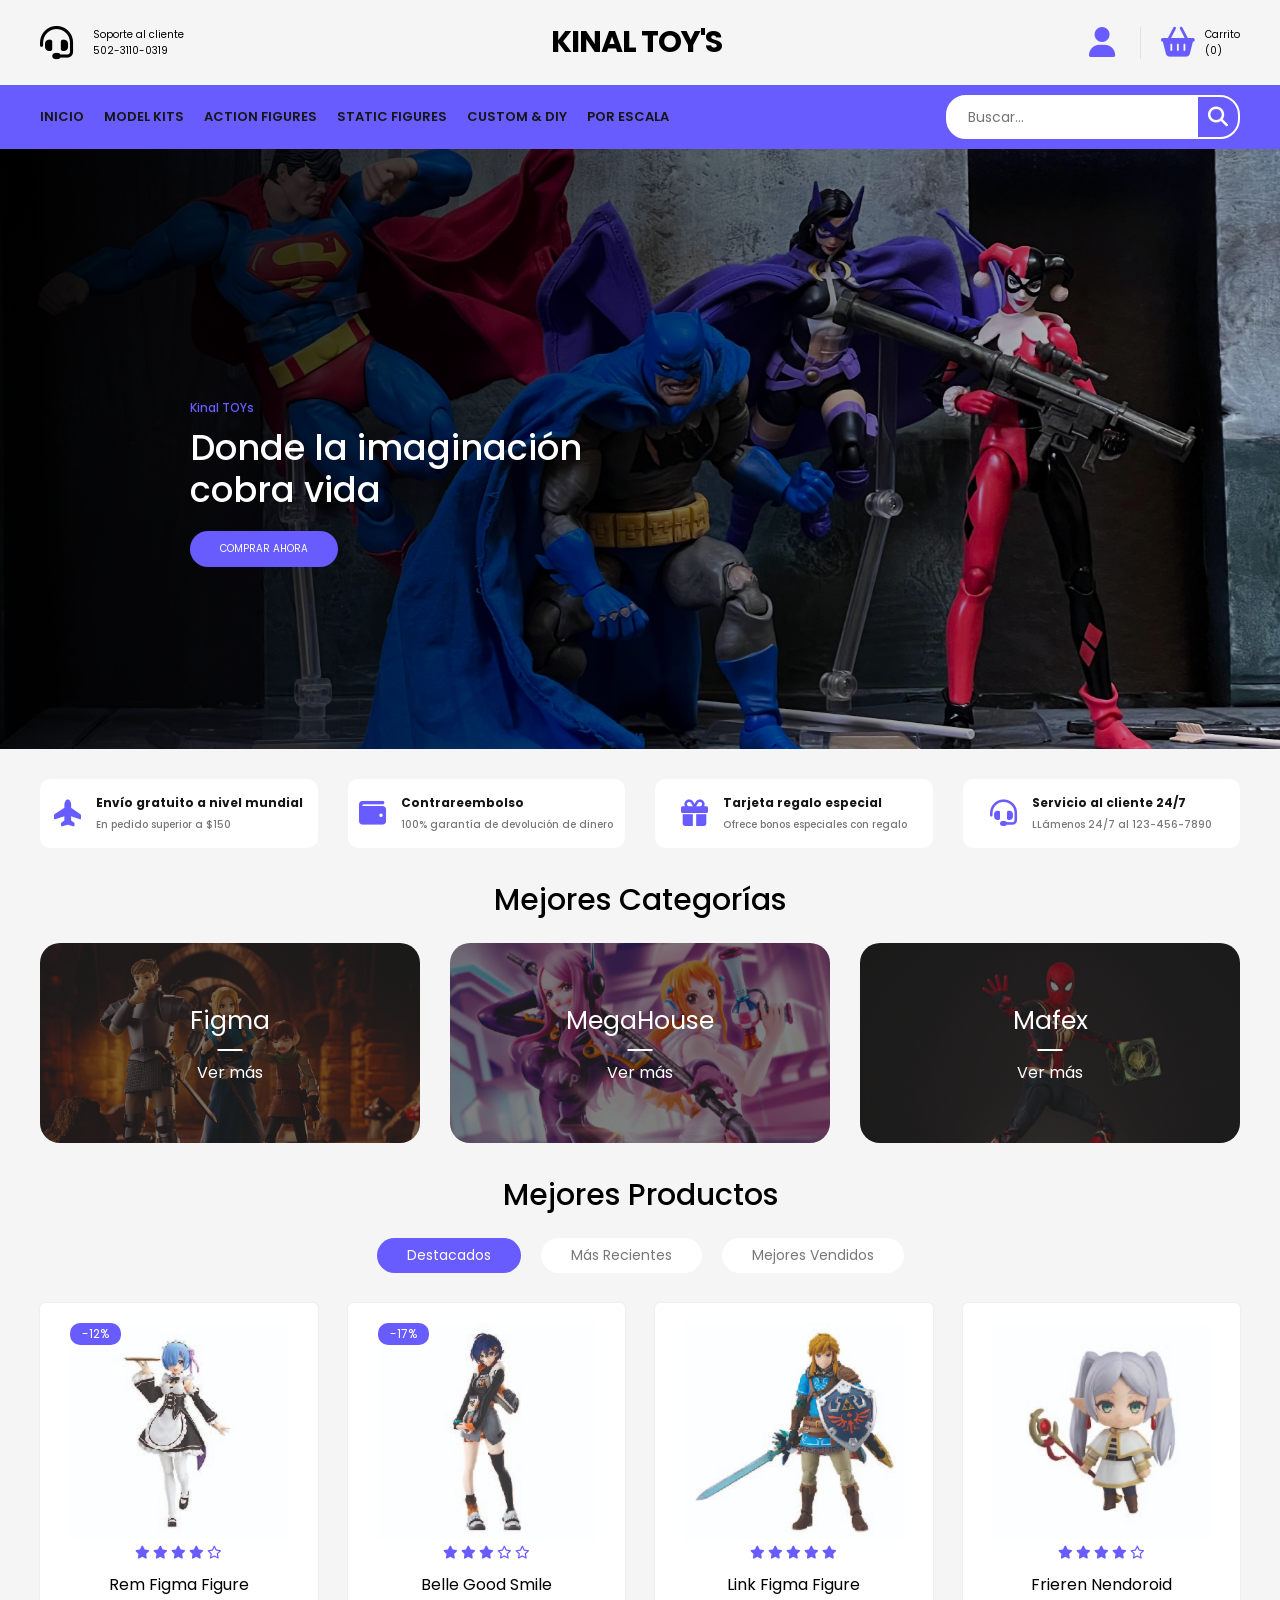
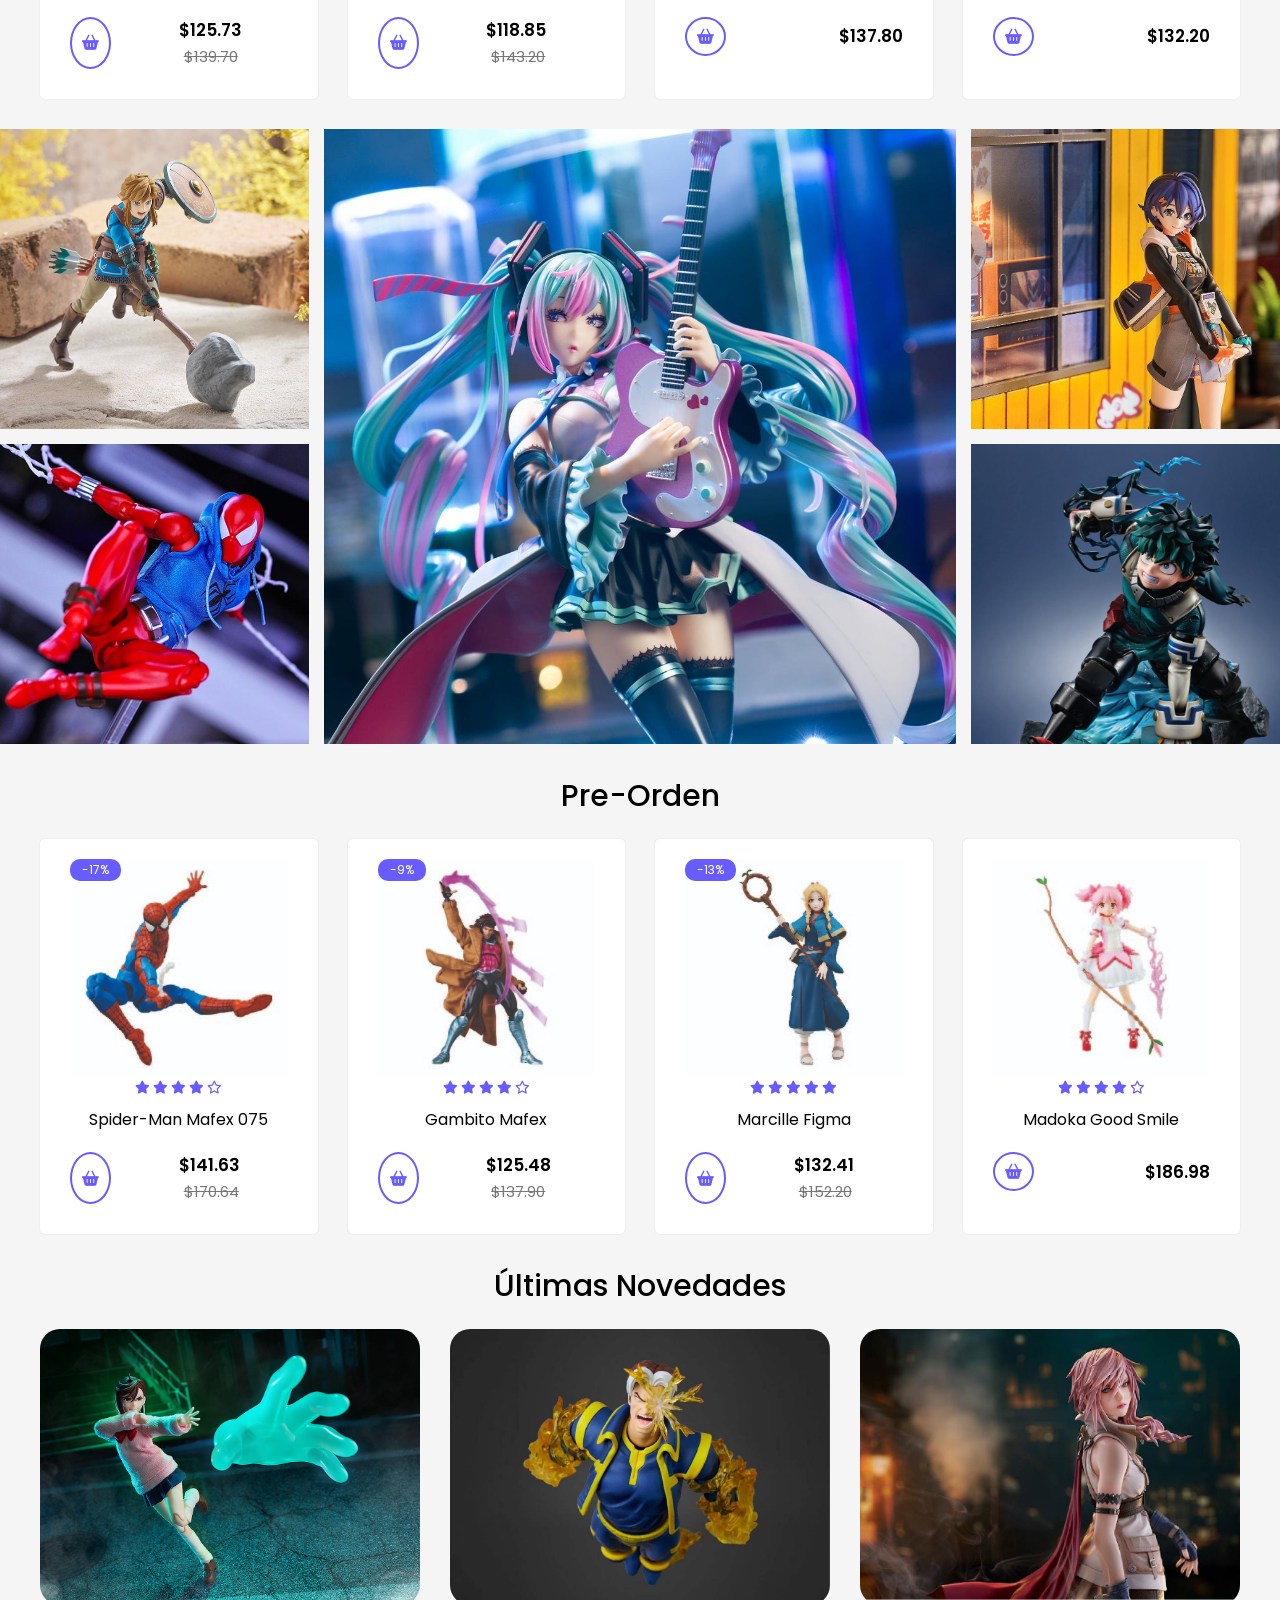
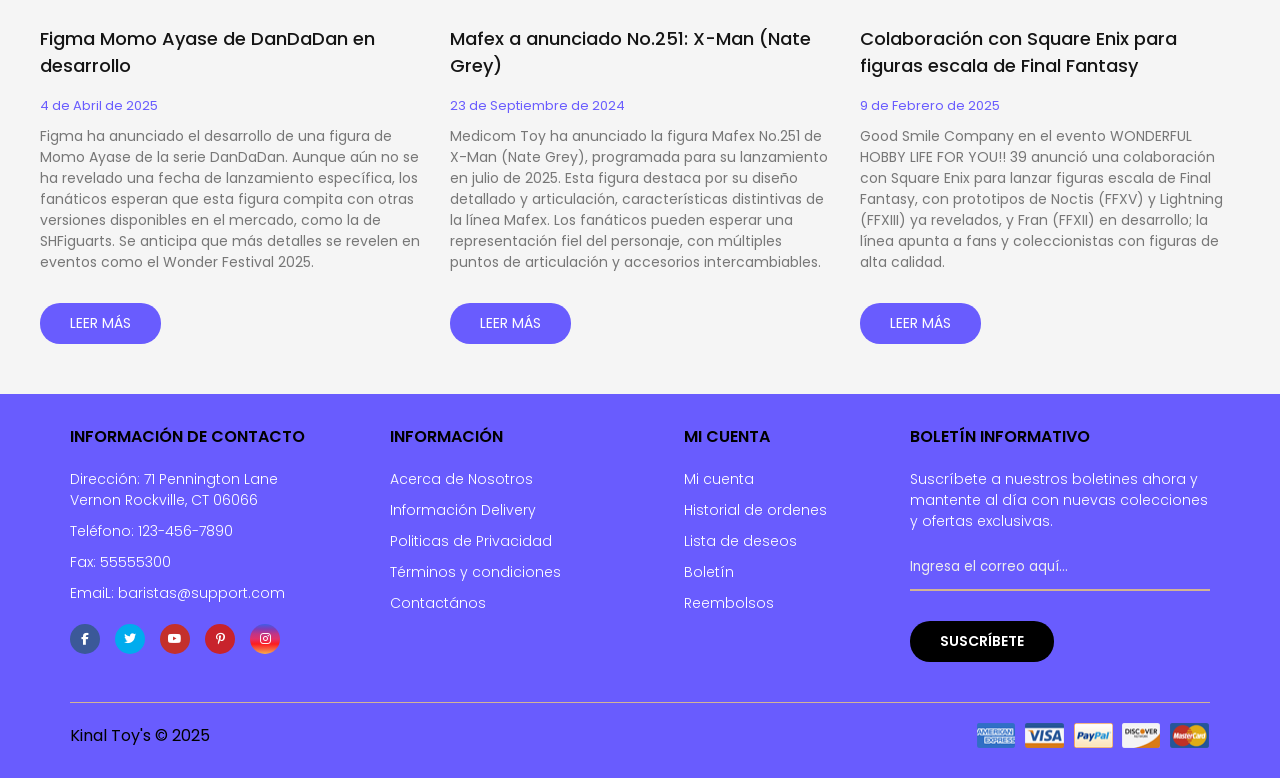
<file: Kinal Toy's/Index/index.html>
<!DOCTYPE html>
<html lang="en">
	<head>
		<meta charset="UTF-8" />
		<meta http-equiv="X-UA-Compatible" content="IE=edge" />
		<meta
			name="viewport"
			content="width=device-width, initial-scale=1.0"
		/>
		<title>Kinal Toy's</title>
		<link rel="stylesheet" href="../Styles/styles.css" />
		<link rel="stylesheet" href="https://cdnjs.cloudflare.com/ajax/libs/font-awesome/6.7.2/css/all.min.css" integrity="sha512-Evv84Mr4kqVGRNSgIGL/F/aIDqQb7xQ2vcrdIwxfjThSH8CSR7PBEakCr51Ck+w+/U6swU2Im1vVX0SVk9ABhg==" crossorigin="anonymous" referrerpolicy="no-referrer" />
    	<link rel="icon" href="../Images/kinal toys.png">
	</head>
	<body>
		<header>
			<div class="container-hero">
				<div class="container hero">
					<div class="customer-support">
						<i class="fa-solid fa-headset"></i>
						<div class="content-customer-support">
							<span class="text">Soporte al cliente</span>
							<span class="number">502-3110-0319</span>
						</div>
					</div>

					<div class="container-logo">
						<h1 class="logo"><a href="/">Kinal Toy's</a></h1>
					</div>

					<div class="container-user">
						<i class="fa-solid fa-user"></i>
						<i class="fa-solid fa-basket-shopping"></i>
						<div class="content-shopping-cart">
							<span class="text">Carrito</span>
							<span class="number">(0)</span>
						</div>
					</div>
				</div>
			</div>

			<div class="container-navbar">
				<nav class="navbar container">
					<i class="fa-solid fa-bars"></i>
					<ul class="menu">
						<li><a href="#">Inicio</a></li>
						<li><a href="#">Model Kits</a></li>
						<li><a href="#">Action Figures</a></li>
						<li><a href="#">Static Figures</a></li>
						<li><a href="#">Custom & DIY</a></li>
						<li><a href="#">Por Escala</a></li>
					</ul>

					<form class="search-form">
						<input type="search" placeholder="Buscar..." />
						<button class="btn-search">
							<i class="fa-solid fa-magnifying-glass"></i>
						</button>
					</form>
				</nav>
			</div>
		</header>

		<section class="banner">
			<div class="content-banner">
				<p>Kinal TOYs</p>
				<h2>Donde la imaginación<br />cobra vida</h2>
				<a href="#">Comprar ahora</a>
			</div>
		</section>

		<main class="main-content">
			<section class="container container-features">
				<div class="card-feature">
					<i class="fa-solid fa-plane-up"></i>
					<div class="feature-content">
						<span>Envío gratuito a nivel mundial</span>
						<p>En pedido superior a $150</p>
					</div>
				</div>
				<div class="card-feature">
					<i class="fa-solid fa-wallet"></i>
					<div class="feature-content">
						<span>Contrareembolso</span>
						<p>100% garantía de devolución de dinero</p>
					</div>
				</div>
				<div class="card-feature">
					<i class="fa-solid fa-gift"></i>
					<div class="feature-content">
						<span>Tarjeta regalo especial</span>
						<p>Ofrece bonos especiales con regalo</p>
					</div>
				</div>
				<div class="card-feature">
					<i class="fa-solid fa-headset"></i>
					<div class="feature-content">
						<span>Servicio al cliente 24/7</span>
						<p>LLámenos 24/7 al 123-456-7890</p>
					</div>
				</div>
			</section>

			<section class="container top-categories">
				<h1 class="heading-1">Mejores Categorías</h1>
				<div class="container-categories">
					<div class="card-category category-moca">
						<p>Figma</p>
						<span>Ver más</span>
					</div>
					<div class="card-category category-expreso">
						<p>MegaHouse</p>
						<span>Ver más</span>
					</div>
					<div class="card-category category-capuchino">
						<p>Mafex</p>
						<span>Ver más</span>
					</div>
				</div>
			</section>

			<section class="container top-products">
				<h1 class="heading-1">Mejores Productos</h1>

				<div class="container-options">
					<span class="active">Destacados</span>
					<span>Más recientes</span>
					<span>Mejores Vendidos</span>
				</div>

				<div class="container-products">
					<!-- Producto 1 -->
					<div class="card-product">
						<div class="container-img">
							<img src="../Images/rem.jpg" alt="Re Zero Starting Life in Another World Rem Figma Figura" />
							<span class="discount">-12%</span>
							<div class="button-group">
								<span>
									<i class="fa-regular fa-eye"></i>
								</span>
								<span>
									<i class="fa-regular fa-heart"></i>
								</span>
								<span>
									<i class="fa-solid fa-code-compare"></i>
								</span>
							</div>
						</div>
						<div class="content-card-product">
							<div class="stars">
								<i class="fa-solid fa-star"></i>
								<i class="fa-solid fa-star"></i>
								<i class="fa-solid fa-star"></i>
								<i class="fa-solid fa-star"></i>
								<i class="fa-regular fa-star"></i>
							</div>
							<h3>Rem Figma Figure</h3>
							<span class="add-cart">
								<i class="fa-solid fa-basket-shopping"></i>
							</span>
							<p class="price">$125.73 <span>$139.70</span></p>
						</div>
					</div>
					<!-- Producto 2 -->
					<div class="card-product">
						<div class="container-img">
							<img
								src="../Images/bell.jpg"
								alt="Toy bell.jpg"
							/>
							<span class="discount">-17%</span>
							<div class="button-group">
								<span>
									<i class="fa-regular fa-eye"></i>
								</span>
								<span>
									<i class="fa-regular fa-heart"></i>
								</span>
								<span>
									<i class="fa-solid fa-code-compare"></i>
								</span>
							</div>
						</div>
						<div class="content-card-product">
							<div class="stars">
								<i class="fa-solid fa-star"></i>
								<i class="fa-solid fa-star"></i>
								<i class="fa-solid fa-star"></i>
								<i class="fa-regular fa-star"></i>
								<i class="fa-regular fa-star"></i>
							</div>
							<h3>Belle Good Smile</h3>
							<span class="add-cart">
								<i class="fa-solid fa-basket-shopping"></i>
							</span>
							<p class="price">$118.85 <span>$143.20</span></p>
						</div>
					</div>
					<!--  -->
					<div class="card-product">
						<div class="container-img">
							<img
								src="../Images/link.jpg"
								alt="Toy link"
							/>
							<div class="button-group">
								<span>
									<i class="fa-regular fa-eye"></i>
								</span>
								<span>
									<i class="fa-regular fa-heart"></i>
								</span>
								<span>
									<i class="fa-solid fa-code-compare"></i>
								</span>
							</div>
						</div>
						<div class="content-card-product">
							<div class="stars">
								<i class="fa-solid fa-star"></i>
								<i class="fa-solid fa-star"></i>
								<i class="fa-solid fa-star"></i>
								<i class="fa-solid fa-star"></i>
								<i class="fa-solid fa-star"></i>
							</div>
							<h3>Link Figma Figure</h3>
							<span class="add-cart">
								<i class="fa-solid fa-basket-shopping"></i>
							</span>
							<p class="price">$137.80</p>
						</div>
					</div>
					<!--  -->
					<div class="card-product">
						<div class="container-img">
							<img src="../Images/frieren.jpg" alt="Toy frieren" />
							<div class="button-group">
								<span>
									<i class="fa-regular fa-eye"></i>
								</span>
								<span>
									<i class="fa-regular fa-heart"></i>
								</span>
								<span>
									<i class="fa-solid fa-code-compare"></i>
								</span>
							</div>
						</div>
						<div class="content-card-product">
							<div class="stars">
								<i class="fa-solid fa-star"></i>
								<i class="fa-solid fa-star"></i>
								<i class="fa-solid fa-star"></i>
								<i class="fa-solid fa-star"></i>
								<i class="fa-regular fa-star"></i>
							</div>
							<h3>Frieren Nendoroid</h3>
							<span class="add-cart">
								<i class="fa-solid fa-basket-shopping"></i>
							</span>
							<p class="price">$132.20</p>
						</div>
					</div>
				</div>
			</section>

			<section class="gallery">
				<img
					src="../Images/Figma.jpg"
					alt="Gallery Img1"
					class="gallery-img-1"
				/><img
					src="../Images/Good Smile Company.jpg"
					alt="Gallery Img2"
					class="gallery-img-2"
				/><img
					src="../Images/Kotobukiya.jpg"
					alt="Gallery Img3"
					class="gallery-img-3"
				/><img
					src="../Images/Mafex.jpg"
					alt="Gallery Img4"
					class="gallery-img-4"
				/><img
					src="../Images/MegaHouse.png"
					alt="Gallery Img5"
					class="gallery-img-5"
				/>
			</section>

			<section class="container specials">
				<h1 class="heading-1">Pre-Orden</h1>

				<div class="container-products">
					<!-- Producto 1 -->
					<div class="card-product">
						<div class="container-img">
							<img src="../Images/spiderman.jpg" alt="Cafe spiderman" />
							<span class="discount">-17%</span>
							<div class="button-group">
								<span>
									<i class="fa-regular fa-eye"></i>
								</span>
								<span>
									<i class="fa-regular fa-heart"></i>
								</span>
								<span>
									<i class="fa-solid fa-code-compare"></i>
								</span>
							</div>
						</div>
						<div class="content-card-product">
							<div class="stars">
								<i class="fa-solid fa-star"></i>
								<i class="fa-solid fa-star"></i>
								<i class="fa-solid fa-star"></i>
								<i class="fa-solid fa-star"></i>
								<i class="fa-regular fa-star"></i>
							</div>
							<h3>Spider-Man Mafex 075</h3>
							<span class="add-cart">
								<i class="fa-solid fa-basket-shopping"></i>
							</span>
							<p class="price">$141.63 <span>$170.64</span></p>
						</div>
					</div>
					<!-- Producto 2 -->
					<div class="card-product">
						<div class="container-img">
							<img
								src="../Images/gambito.jpg"
								alt="Toy gambito"
							/>
							<span class="discount">-9%</span>
							<div class="button-group">
								<span>
									<i class="fa-regular fa-eye"></i>
								</span>
								<span>
									<i class="fa-regular fa-heart"></i>
								</span>
								<span>
									<i class="fa-solid fa-code-compare"></i>
								</span>
							</div>
						</div>
						<div class="content-card-product">
							<div class="stars">
								<i class="fa-solid fa-star"></i>
								<i class="fa-solid fa-star"></i>
								<i class="fa-solid fa-star"></i>
								<i class="fa-solid fa-star"></i>
								<i class="fa-regular fa-star"></i>
							</div>
							<h3>Gambito Mafex</h3>
							<span class="add-cart">
								<i class="fa-solid fa-basket-shopping"></i>
							</span>
							<p class="price">$125.48 <span>$137.90</span></p>
						</div>
					</div>
					<!--  -->
					<div class="card-product">
						<div class="container-img">
							<img src="../Images/marcill.jpg" alt="Marcill" />
							<span class="discount">-13%</span>
							<div class="button-group">
								<span>
									<i class="fa-regular fa-eye"></i>
								</span>
								<span>
									<i class="fa-regular fa-heart"></i>
								</span>
								<span>
									<i class="fa-solid fa-code-compare"></i>
								</span>
							</div>
						</div>
						<div class="content-card-product">
							<div class="stars">
								<i class="fa-solid fa-star"></i>
								<i class="fa-solid fa-star"></i>
								<i class="fa-solid fa-star"></i>
								<i class="fa-solid fa-star"></i>
								<i class="fa-solid fa-star"></i>
							</div>
							<h3>Marcille Figma</h3>
							<span class="add-cart">
								<i class="fa-solid fa-basket-shopping"></i>
							</span>
							<p class="price">$132.41 <span>$152.20</span></p>
						</div>
					</div>
					<!--  -->
					<div class="card-product">
						<div class="container-img">
							<img src="../Images/madoka.jpg" alt="Madoka" />
							<div class="button-group">
								<span>
									<i class="fa-regular fa-eye"></i>
								</span>
								<span>
									<i class="fa-regular fa-heart"></i>
								</span>
								<span>
									<i class="fa-solid fa-code-compare"></i>
								</span>
							</div>
						</div>
						<div class="content-card-product">
							<div class="stars">
								<i class="fa-solid fa-star"></i>
								<i class="fa-solid fa-star"></i>
								<i class="fa-solid fa-star"></i>
								<i class="fa-solid fa-star"></i>
								<i class="fa-regular fa-star"></i>
							</div>
							<h3>Madoka Good Smile</h3>
							<span class="add-cart">
								<i class="fa-solid fa-basket-shopping"></i>
							</span>
							<p class="price">$186.98</p>
						</div>
					</div>
				</div>
			</section>

			<section class="container blogs">
				<h1 class="heading-1">Últimas Novedades</h1>

				<div class="container-blogs">
					<div class="card-blog">
						<div class="container-img">
							<img src="../Images/anuncio-momo.jpg" alt="Anuncio Momo" />
							<div class="button-group-blog">
								<span>
									<i class="fa-solid fa-magnifying-glass"></i>
								</span>
								<span>
									<i class="fa-solid fa-link"></i>
								</span>
							</div>
						</div>
						<div class="content-blog">
							<h3>Figma Momo Ayase de DanDaDan en desarrollo</h3>
							<span>4 de Abril de 2025</span>
							<p>
								Figma ha anunciado el desarrollo de una figura de Momo Ayase de la serie DanDaDan. 
								Aunque aún no se ha revelado una fecha de lanzamiento específica, los fanáticos 
								esperan que esta figura compita con otras versiones disponibles en el mercado, 
								como la de SHFiguarts. Se anticipa que más detalles se revelen en eventos como 
								el Wonder Festival 2025.
							</p>
							<div class="btn-read-more">Leer más</div>
						</div>
					</div>
					<div class="card-blog">
						<div class="container-img">
							<img src="../Images/anuncio-nate.jpg" alt="Anuncio Nate" />
							<div class="button-group-blog">
								<span>
									<i class="fa-solid fa-magnifying-glass"></i>
								</span>
								<span>
									<i class="fa-solid fa-link"></i>
								</span>
							</div>
						</div>
						<div class="content-blog">
							<h3>Mafex a anunciado No.251: X-Man (Nate Grey)</h3>
							<span>23 de Septiembre de 2024</span>
							<p>
								Medicom Toy ha anunciado la figura Mafex No.251 de X-Man (Nate Grey), programada 
								para su lanzamiento en julio de 2025. Esta figura destaca por su diseño detallado y 
								articulación, características distintivas de la línea Mafex. Los fanáticos pueden 
								esperar una representación fiel del personaje, con múltiples puntos de articulación 
								y accesorios intercambiables.
							</p>
							<div class="btn-read-more">Leer más</div>
						</div>
					</div>
					<div class="card-blog">
						<div class="container-img">
							<img src="../Images/anuncio-final.jpg" alt="Anuncio Final" />
							<div class="button-group-blog">
								<span>
									<i class="fa-solid fa-magnifying-glass"></i>
								</span>
								<span>
									<i class="fa-solid fa-link"></i>
								</span>
							</div>
						</div>
						<div class="content-blog">
							<h3>Colaboración con Square Enix para figuras escala de Final Fantasy</h3>
							<span>9 de Febrero de 2025</span>
							<p>
								Good Smile Company en el evento WONDERFUL HOBBY LIFE FOR YOU!! 39 anunció una colaboración con Square 
								Enix para lanzar figuras escala de Final Fantasy, con prototipos de Noctis 
								(FFXV) y Lightning (FFXIII) ya revelados, y Fran (FFXII) en desarrollo; la 
								línea apunta a fans y coleccionistas con figuras de alta calidad.
							</p>
							<div class="btn-read-more">Leer más</div>
						</div>
					</div>
				</div>
			</section>
		</main>

		<footer class="footer">
			<div class="container container-footer">
				<div class="menu-footer">
					<div class="contact-info">
						<p class="title-footer">Información de Contacto</p>
						<ul>
							<li>
								Dirección: 71 Pennington Lane Vernon Rockville, CT
								06066
							</li>
							<li>Teléfono: 123-456-7890</li>
							<li>Fax: 55555300</li>
							<li>EmaiL: baristas@support.com</li>
						</ul>
						<div class="social-icons">
							<span class="facebook">
								<i class="fa-brands fa-facebook-f"></i>
							</span>
							<span class="twitter">
								<i class="fa-brands fa-twitter"></i>
							</span>
							<span class="youtube">
								<i class="fa-brands fa-youtube"></i>
							</span>
							<span class="pinterest">
								<i class="fa-brands fa-pinterest-p"></i>
							</span>
							<span class="instagram">
								<i class="fa-brands fa-instagram"></i>
							</span>
						</div>
					</div>

					<div class="information">
						<p class="title-footer">Información</p>
						<ul>
							<li><a href="#">Acerca de Nosotros</a></li>
							<li><a href="#">Información Delivery</a></li>
							<li><a href="#">Politicas de Privacidad</a></li>
							<li><a href="#">Términos y condiciones</a></li>
							<li><a href="#">Contactános</a></li>
						</ul>
					</div>

					<div class="my-account">
						<p class="title-footer">Mi cuenta</p>

						<ul>
							<li><a href="#">Mi cuenta</a></li>
							<li><a href="#">Historial de ordenes</a></li>
							<li><a href="#">Lista de deseos</a></li>
							<li><a href="#">Boletín</a></li>
							<li><a href="#">Reembolsos</a></li>
						</ul>
					</div>

					<div class="newsletter">
						<p class="title-footer">Boletín informativo</p>

						<div class="content">
							<p>
								Suscríbete a nuestros boletines ahora y mantente al
								día con nuevas colecciones y ofertas exclusivas.
							</p>
							<input type="email" placeholder="Ingresa el correo aquí...">
							<button>Suscríbete</button>
						</div>
					</div>
				</div>

				<div class="copyright">
					<p>
						Kinal Toy's &copy; 2025
					</p>

					<img src="../Images/payment.png" alt="Pagos">
				</div>
			</div>
		</footer>
	</body>
</html>
</file>
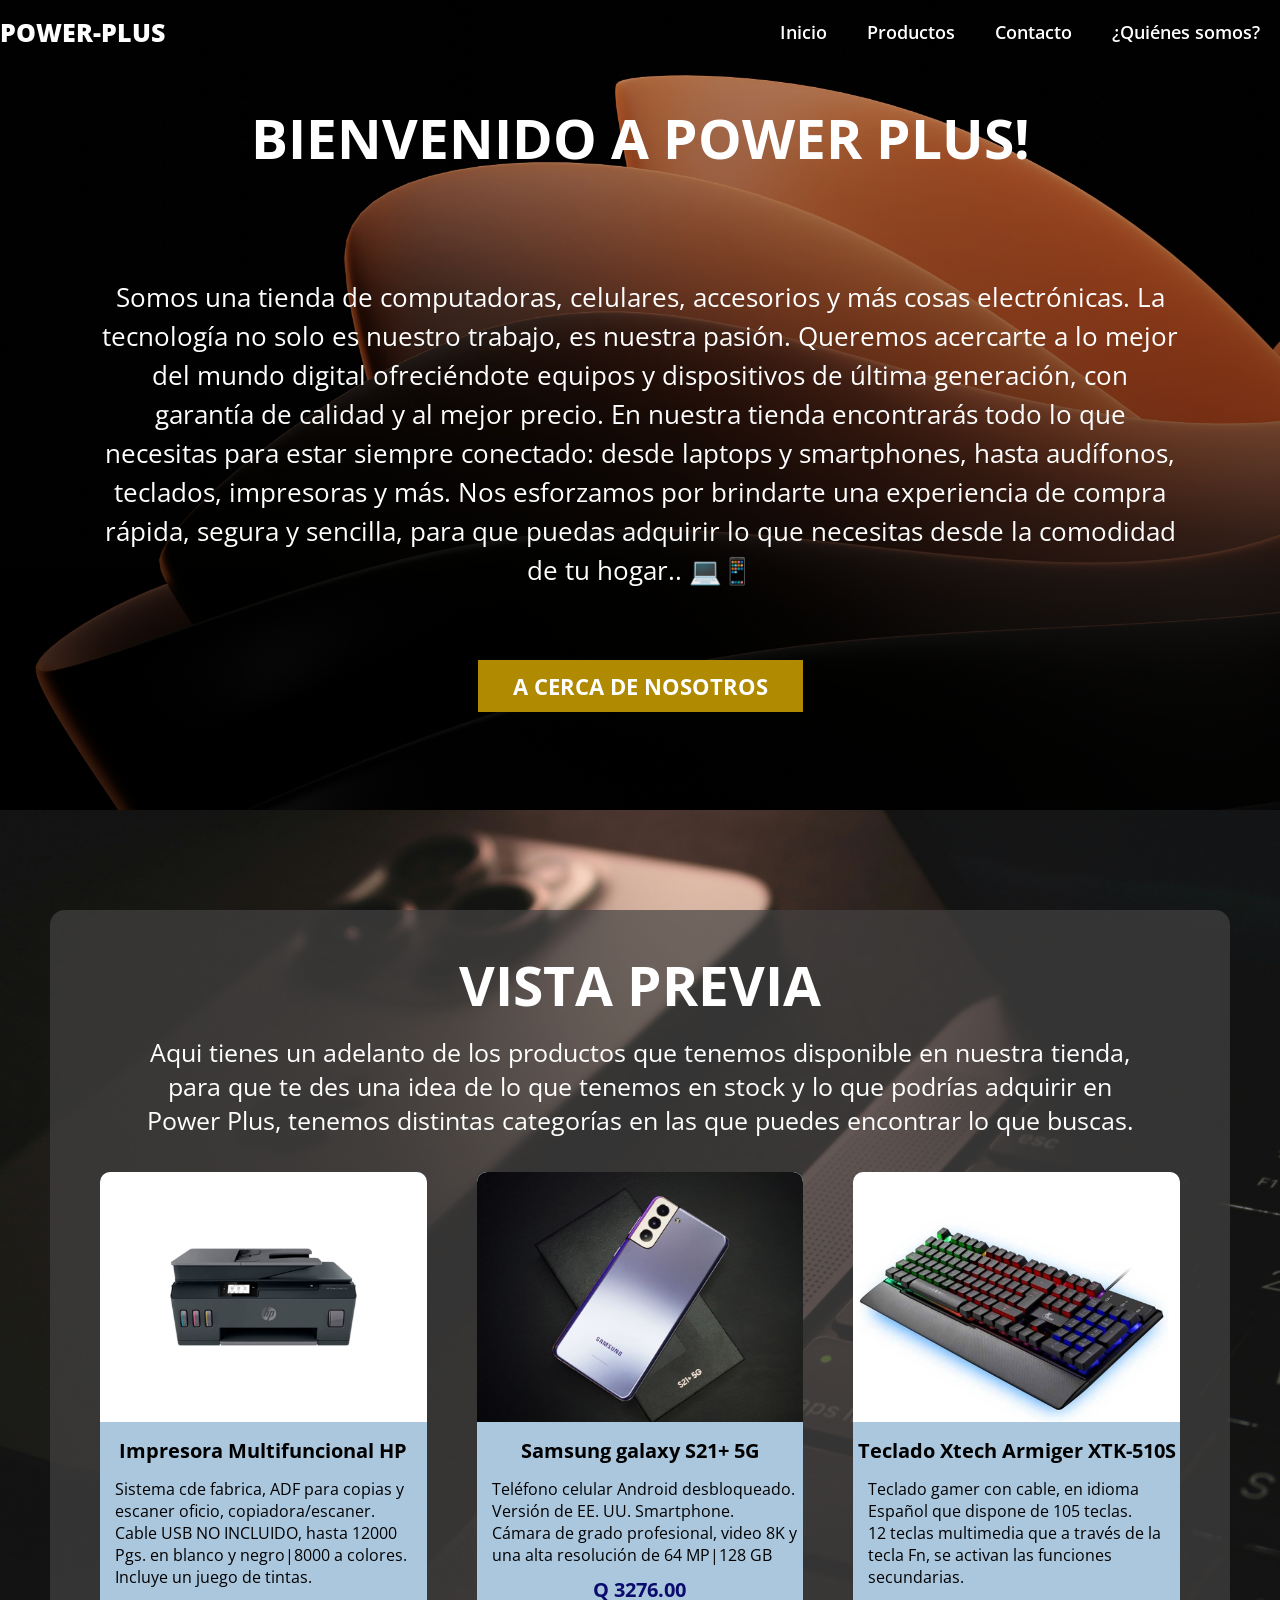
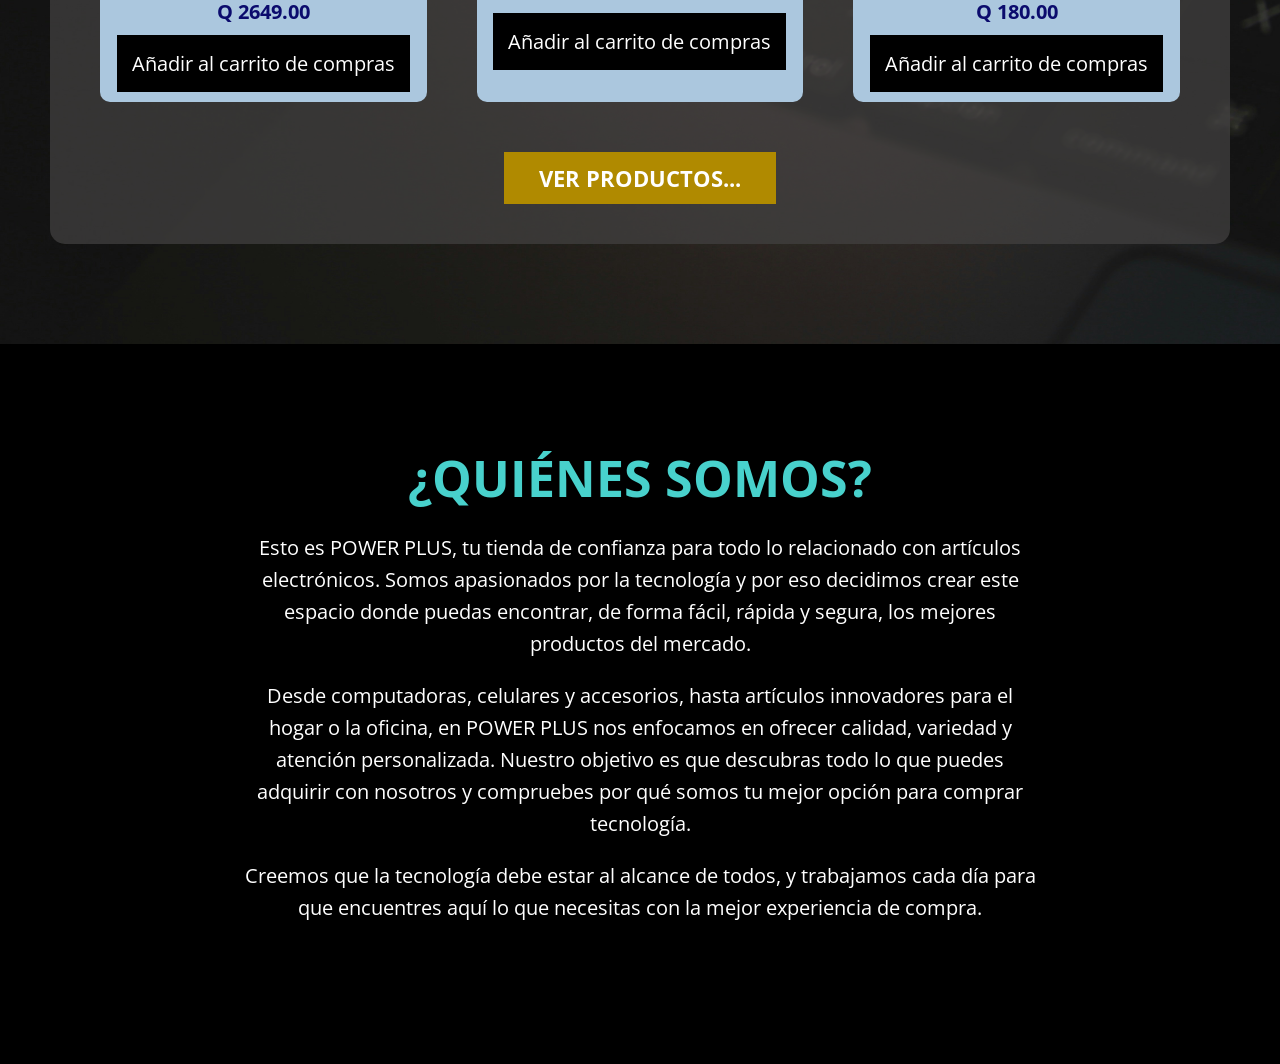
<file: KinalToys/Index/Index.html>
<!DOCTYPE html>
<html lang="en">

<head>
    <meta charset="UTF-8">
    <meta name="viewport" content="width=device-width, initial-scale=1.0">
    <title>Tienda Electrónica</title>
    <link rel="stylesheet" href="../Styles/Styles.css">
</head>

<body>
    <header class="header"> <!--Para navegación-->
        <div id="men" class="menu container">
            <a href="#men" class="logo">POWER-PLUS</a>
            <nav class="navbar">
                <ul>
                    <li><a href="#men">Inicio</a></li> <!--Para los enlaces del menu-->
                    <li><a href="../Index/Productos.html">Productos</a></li>
                    <li><a href="../Index/Contacto.html">Contacto</a></li>
                    <li><a href="#quienes-somos">¿Quiénes somos?</a></li>
                </ul>
            </nav>
        </div>
        <div id="inicio" class="header-content container">
            <h1>Bienvenido a Power Plus!</h1>
            <p>Somos una tienda de computadoras, celulares, accesorios y más cosas electrónicas. La tecnología no solo es nuestro trabajo, es nuestra pasión. Queremos acercarte a lo mejor del mundo digital ofreciéndote equipos y dispositivos de última generación, con garantía de calidad y al mejor precio. En nuestra tienda encontrarás todo lo que necesitas para estar siempre conectado: desde laptops y smartphones, hasta audífonos, teclados, impresoras y más. Nos esforzamos por brindarte una experiencia de compra rápida, segura y sencilla, para que puedas adquirir lo que necesitas desde la comodidad de tu hogar.. 💻📱</p>

            <a href="#quienes-somos" class="btn-1">A cerca de nosotros</a>
        </div>
    </header>


    <section class="productos">
        <div class="producto-content container">
            <h2>Vista previa</h2>
            <p class="txt-p">Aqui tienes un adelanto de los productos que tenemos disponible en nuestra tienda, para que te des una idea de lo que tenemos en stock y lo que podrías adquirir en Power Plus, tenemos distintas categorías en las que puedes encontrar lo que buscas.</p>

            <div class="prod-group">
                <div class="prod-1">
                    <a href="Productos.html">
                        <img src="../Image/Impresora.png" alt="" class="producto-img">
                    </a>
                    <h3>Impresora Multifuncional HP</h3>
                    <p>Sistema cde fabrica, ADF para copias y escaner oficio, copiadora/escaner.</p>
                    <p>Cable USB NO INCLUIDO, hasta 12000 Pgs. en blanco y negro|8000 a colores. Incluye un juego de tintas.</p>
                    <h4>Q 2649.00</h4>
                    <button class="btn-add-cart">Añadir al carrito de compras</button>
                </div>
                <div class="prod-1">
                    <a href="Productos.html">
                        <img src="../Image/S21Plus.jpg" alt="" class="producto-img"> 
                    </a>
                    <h3>Samsung galaxy S21+ 5G</h3>
                    <p>Teléfono celular Android desbloqueado. Versión de EE. UU. Smartphone. </p>
                    <p>Cámara de grado profesional, video 8K y una alta resolución de 64 MP|128 GB</p>
                    <h4>Q 3276.00</h4>
                    <button class="btn-add-cart">Añadir al carrito de compras</button>
                </div>
                <div class="prod-1">
                    <a href="Productos.html">
                        <img src="../Image/TecladoGamer.jpg" alt="" class="producto-img">
                    </a>
                    <h3>Teclado Xtech Armiger XTK-510S</h3>
                    <p>Teclado gamer con cable, en idioma Español que dispone de 105 teclas.</p>
                    <p>12 teclas multimedia que a través de la tecla Fn, se activan las funciones secundarias.</p>
                    <h4>Q 180.00</h4>
                    <button class="btn-add-cart">Añadir al carrito de compras</button>
                </div>
            </div>
            <a href="Productos.html" class="btn-1">Ver productos...</a>
        </div>
    </section>

    <section id="quienes-somos" class="info-empresa">
        <h2>¿Quiénes somos?</h2>
        <p>Esto es POWER PLUS, tu tienda de confianza para todo lo relacionado con artículos electrónicos. Somos apasionados por la tecnología y por eso decidimos crear este espacio donde puedas encontrar, de forma fácil, rápida y segura, los mejores productos del mercado.</p>

        <p>Desde computadoras, celulares y accesorios, hasta artículos innovadores para el hogar o la oficina, en POWER PLUS nos enfocamos en ofrecer calidad, variedad y atención personalizada. Nuestro objetivo es que descubras todo lo que puedes adquirir con nosotros y compruebes por qué somos tu mejor opción para comprar tecnología.</p>

        <p>Creemos que la tecnología debe estar al alcance de todos, y trabajamos cada día para que encuentres aquí lo que necesitas con la mejor experiencia de compra.</p>
    </section>
</body>

</html>
</file>
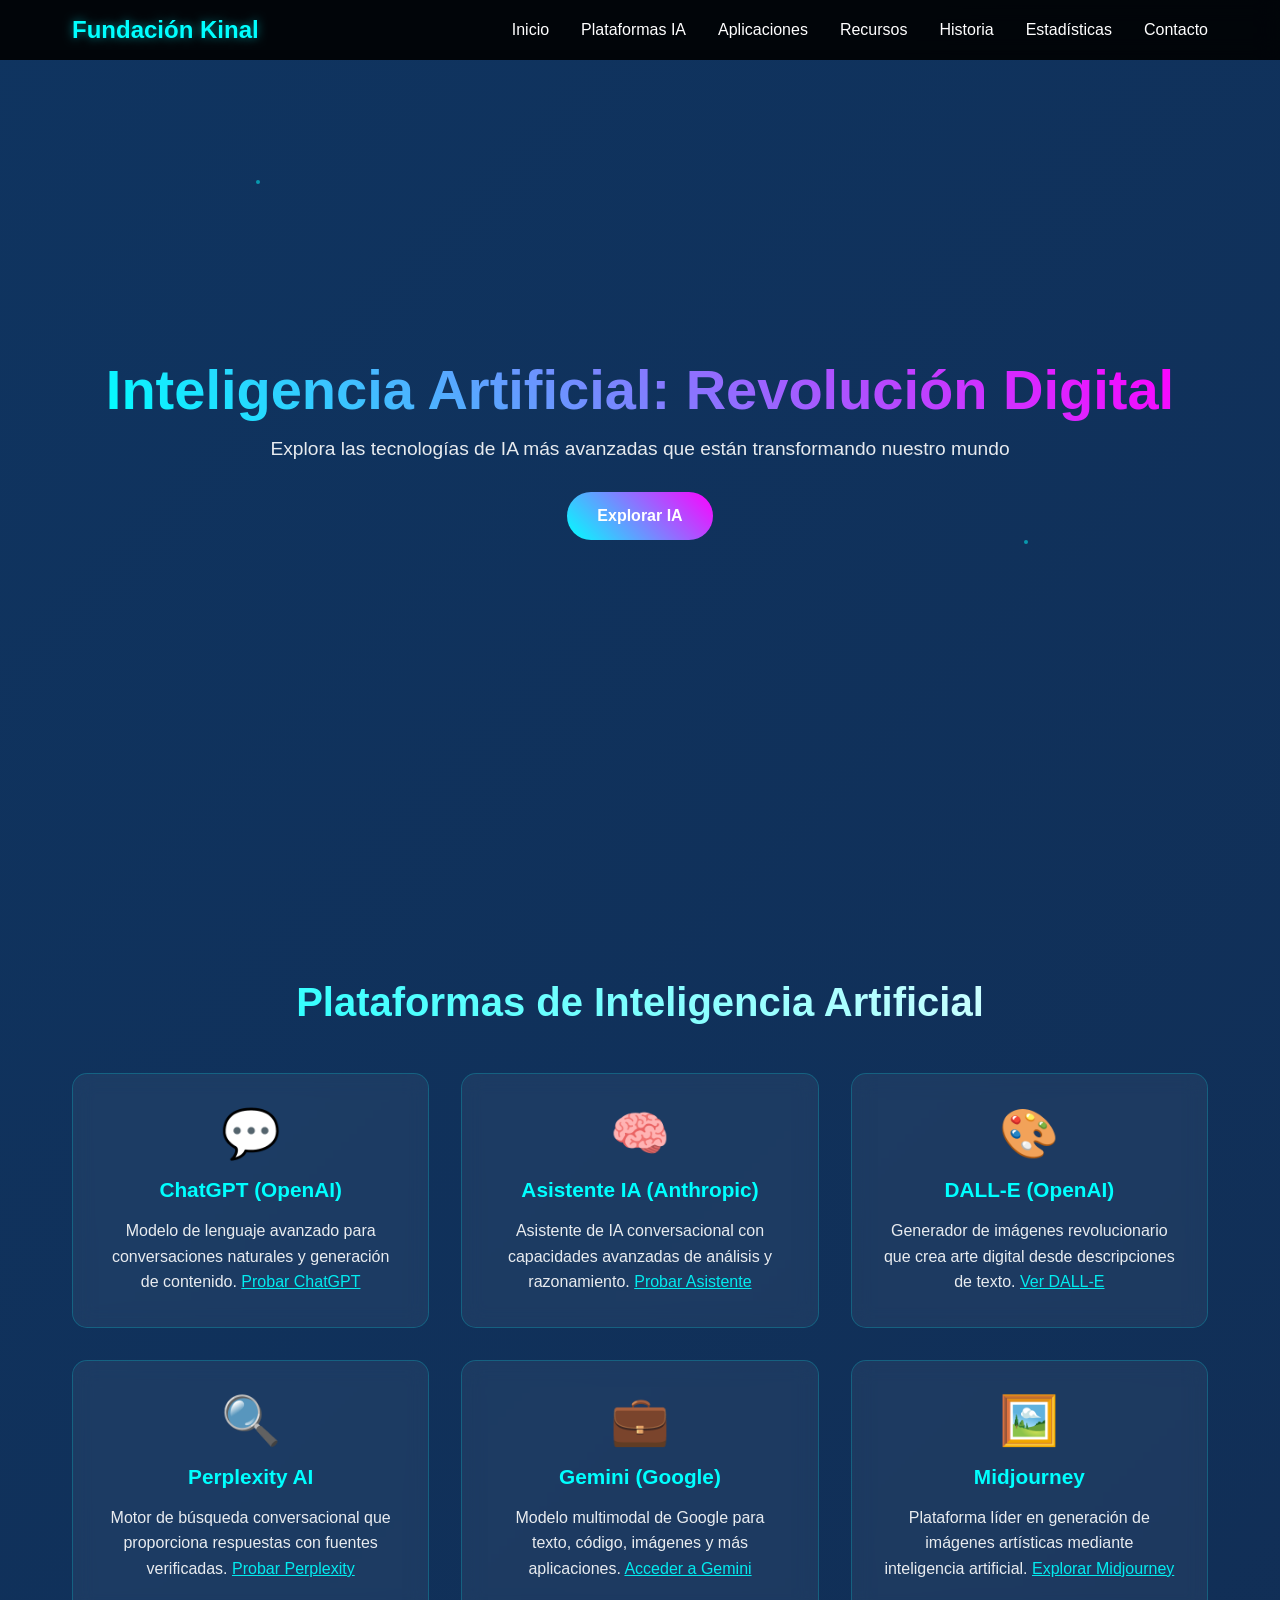
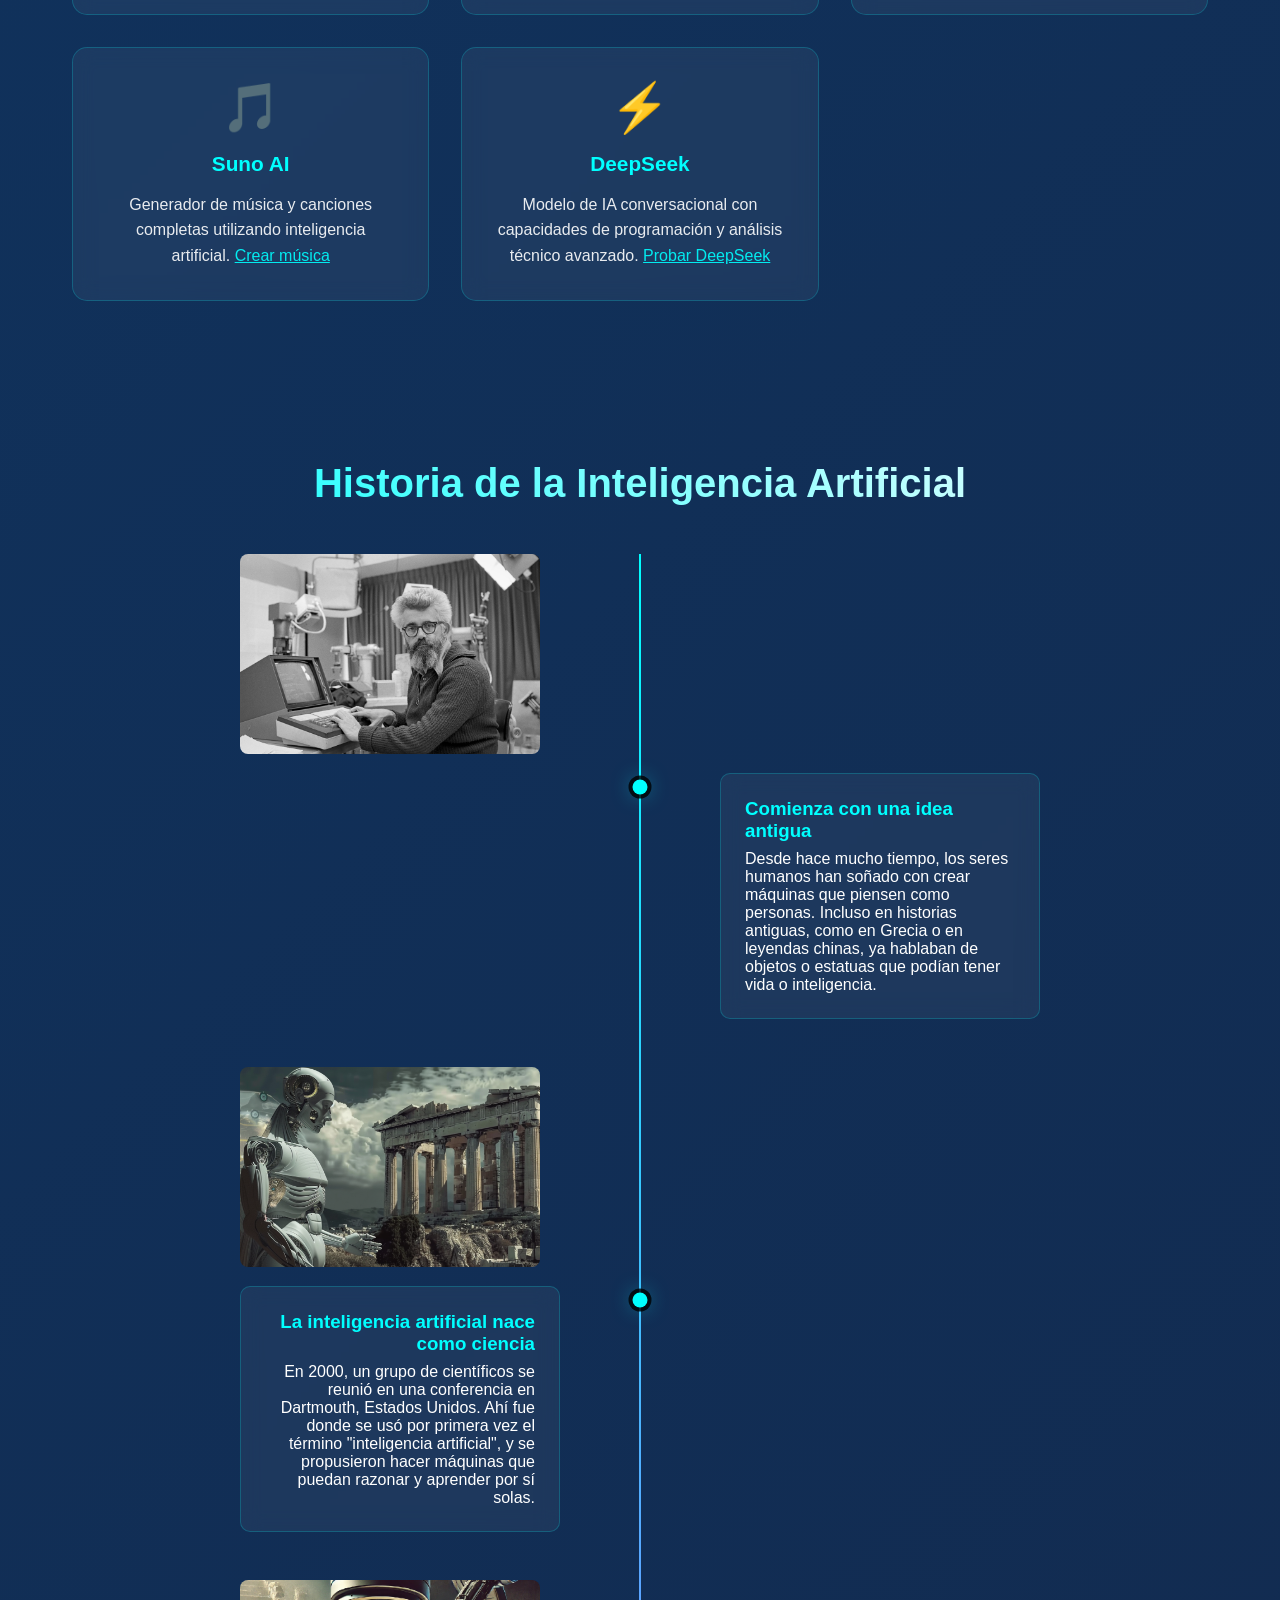
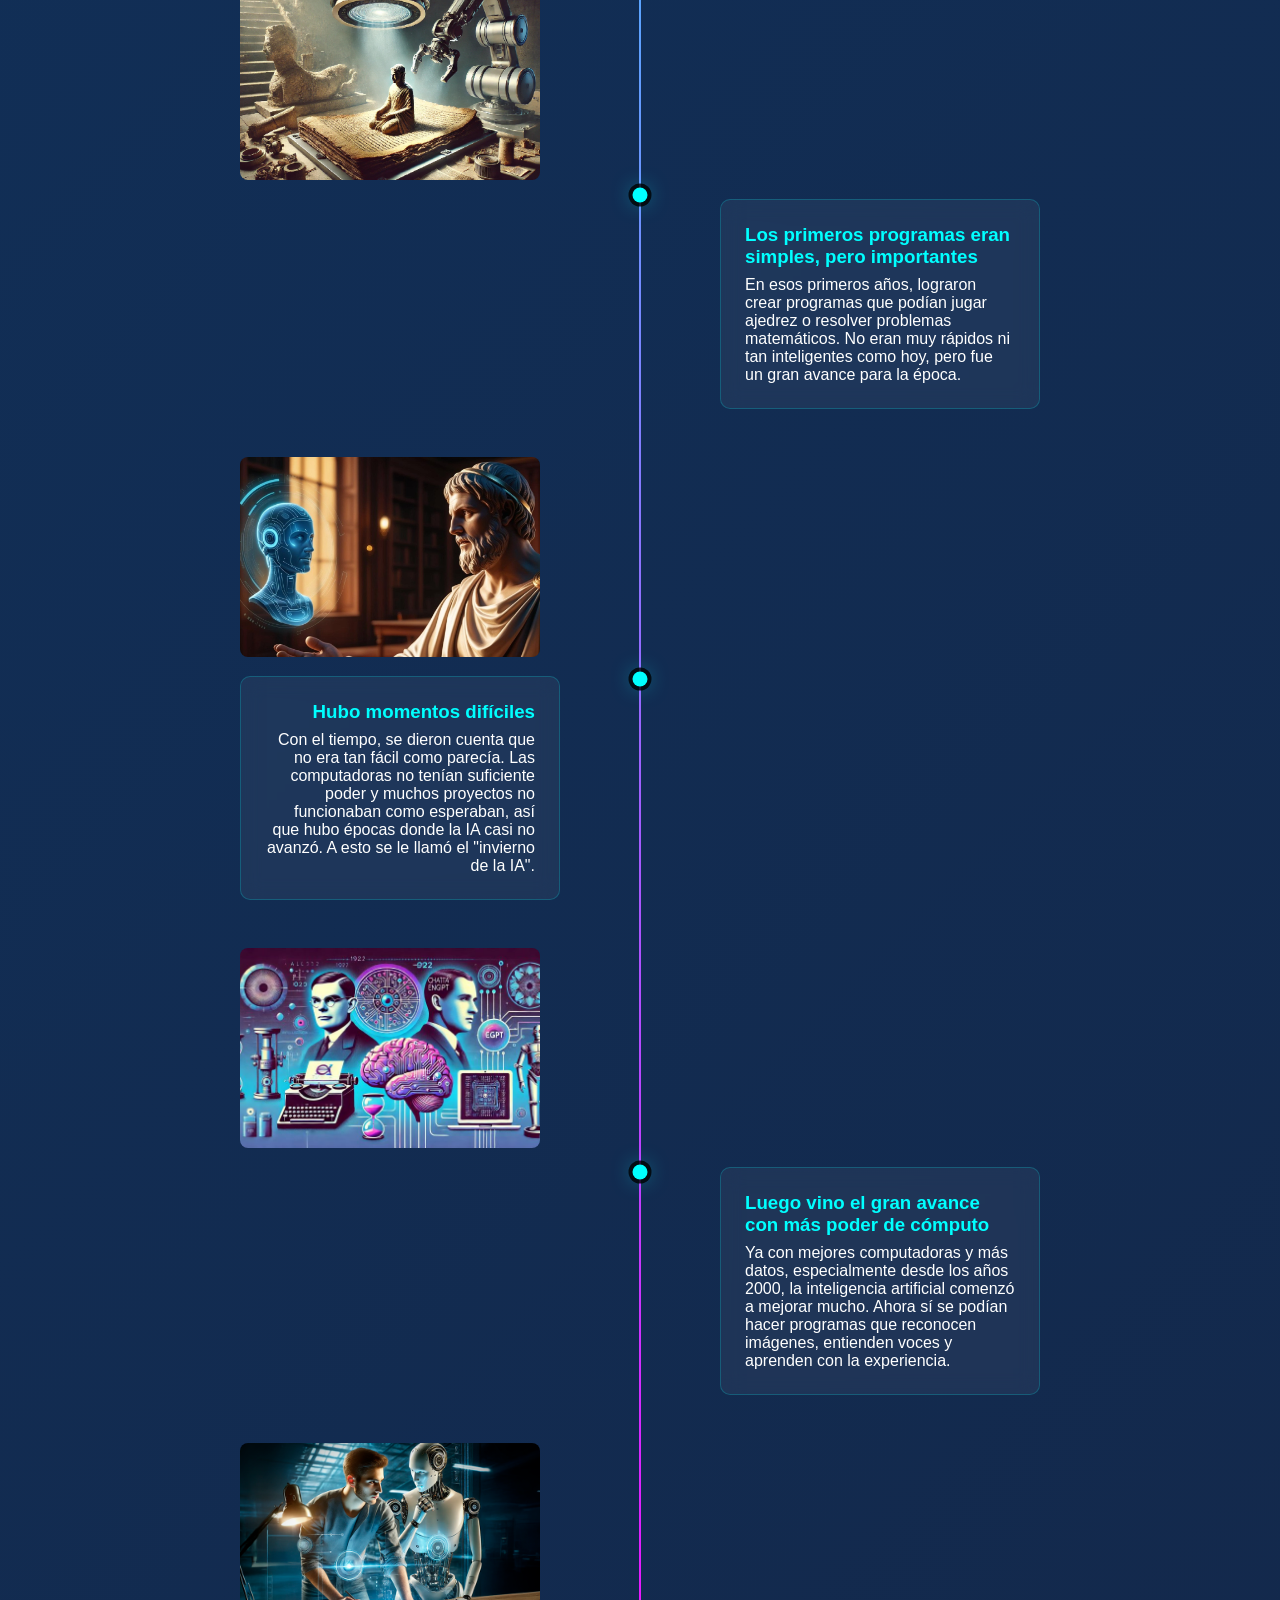
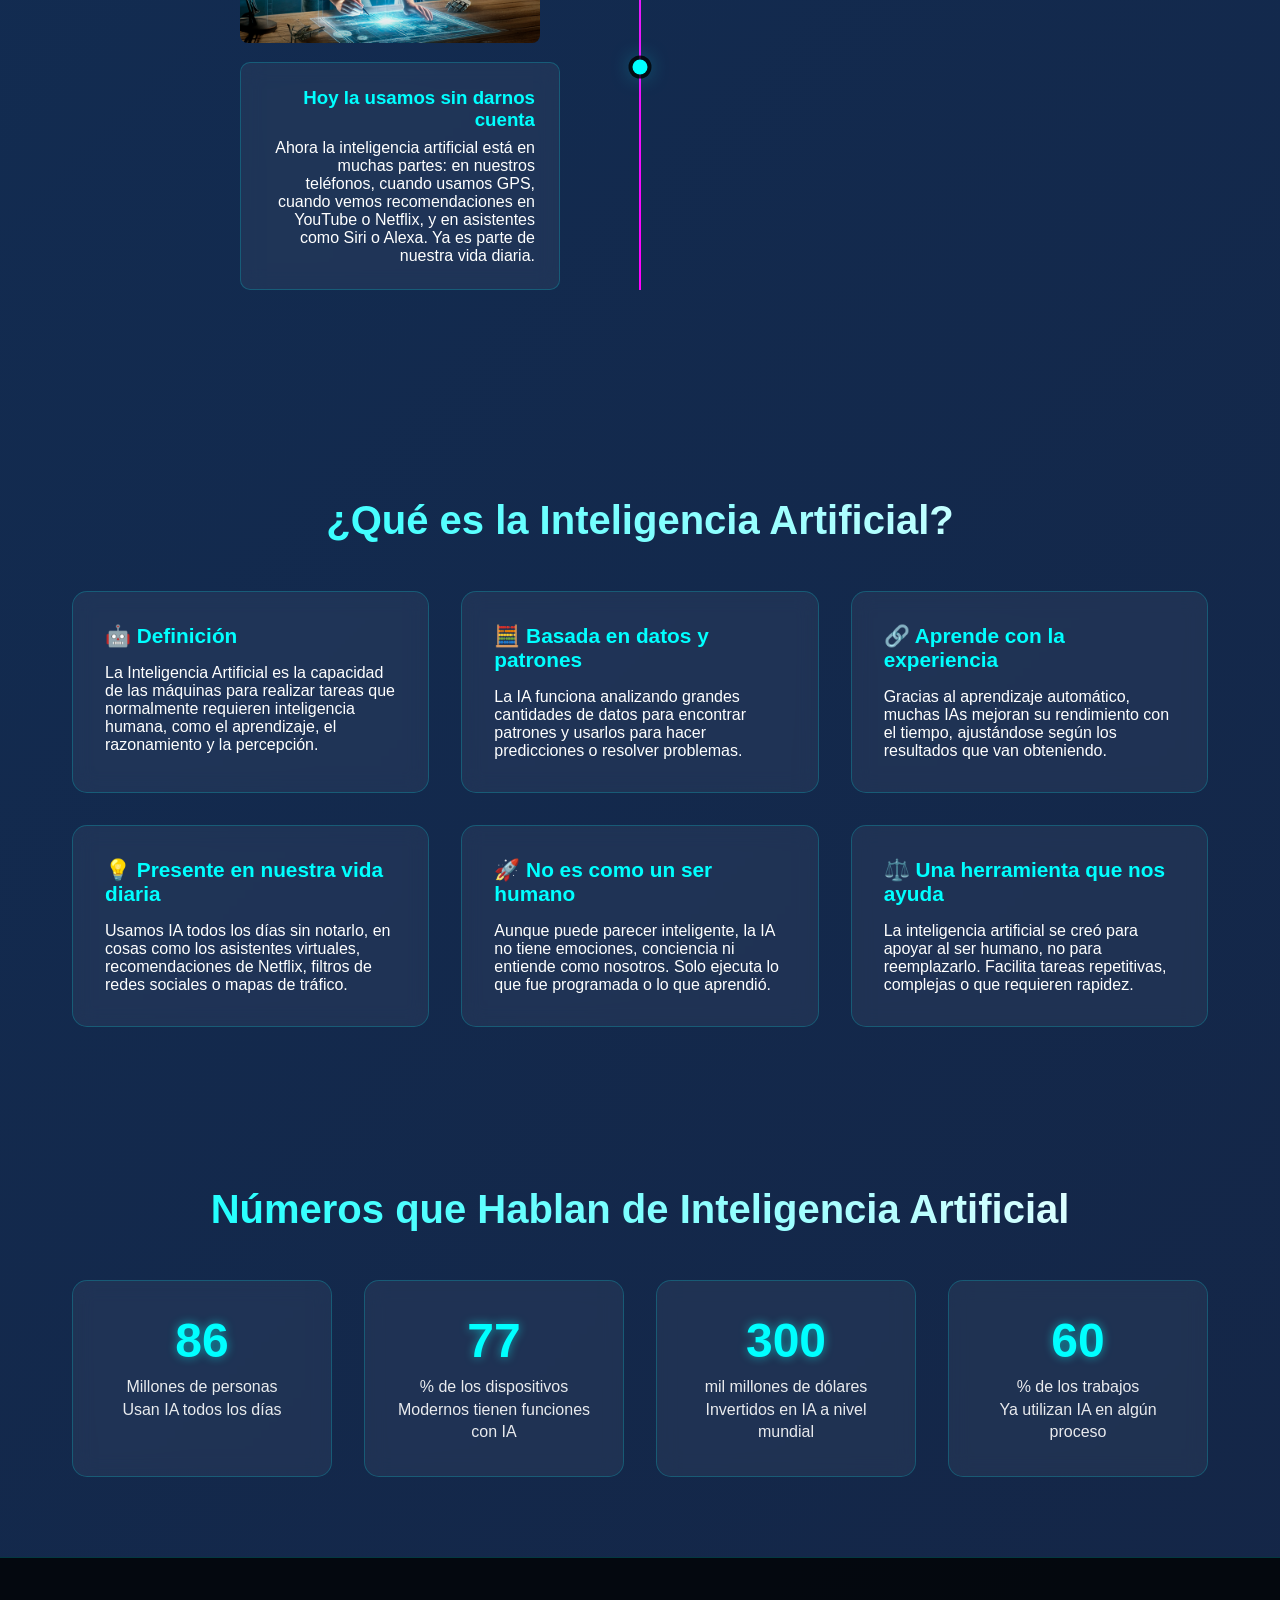
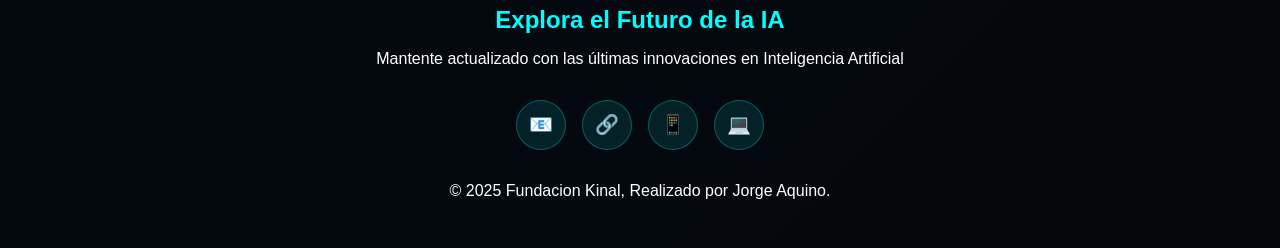
<file: Pagina/PaginaWeb/Index/index.html>
<!DOCTYPE html>
<html lang="es">
<head>
    <meta charset="UTF-8">
    <meta name="viewport" content="width=device-width, initial-scale=1.0">
    <title>Aplicaciones de IA - Fundación Kinal</title>
    <link rel="stylesheet" href="../Styles/style.css">
</head>

<body>
    <div class="particulas"></div>

    <nav id="barra-navegacion">
        <div class="contenedor-nav">
            <div class="logotipo">Fundación Kinal</div>
            <ul class="enlaces-nav">
                <li><a href="#inicio" class="activo">Inicio</a></li>
                <li><a href="#plataformas">Plataformas IA</a></li>
                <li><a href="aplicaciones de ia.html">Aplicaciones</a></li>
                <li><a href="recursos de ia.html">Recursos</a></li>
                <li><a href="#historia">Historia</a></li>
                <li><a href="#numeros">Estadísticas</a></li>
                <li><a href="#contacto">Contacto</a></li>
            </ul>
        </div>
    </nav>

    <section class="seccion-principal" id="inicio">
        <div class="contenido-principal">
            <h1>Inteligencia Artificial: Revolución Digital</h1>
            <p>Explora las tecnologías de IA más avanzadas que están transformando nuestro mundo</p>
            <a href="#plataformas" class="boton-principal">Explorar IA</a>
        </div>
    </section>

    <section class="tipos-ia" id="plataformas">
        <div class="contenedor">
            <h2 class="titulo-seccion">Plataformas de Inteligencia Artificial</h2>
            <div class="cuadricula-ia">
                <div class="tarjeta-ia">
                    <div class="icono-ia">💬</div>
                    <h3>ChatGPT (OpenAI)</h3>
                    <p>Modelo de lenguaje avanzado para conversaciones naturales y generación de contenido. <a href="https://chat.openai.com" target="_blank" style="color: #00ffff;">Probar ChatGPT</a></p>
                </div>
                <div class="tarjeta-ia">
                    <div class="icono-ia">🧠</div>
                    <h3>Asistente IA (Anthropic)</h3>
                    <p>Asistente de IA conversacional con capacidades avanzadas de análisis y razonamiento. <a href="https://claude.ai" target="_blank" style="color: #00ffff;">Probar Asistente</a></p>
                </div>
                <div class="tarjeta-ia">
                    <div class="icono-ia">🎨</div>
                    <h3>DALL-E (OpenAI)</h3>
                    <p>Generador de imágenes revolucionario que crea arte digital desde descripciones de texto. <a href="https://openai.com/dall-e-2" target="_blank" style="color: #00ffff;">Ver DALL-E</a></p>
                </div>
                <div class="tarjeta-ia">
                    <div class="icono-ia">🔍</div>
                    <h3>Perplexity AI</h3>
                    <p>Motor de búsqueda conversacional que proporciona respuestas con fuentes verificadas. <a href="https://www.perplexity.ai" target="_blank" style="color: #00ffff;">Probar Perplexity</a></p>
                </div>
                <div class="tarjeta-ia">
                    <div class="icono-ia">💼</div>
                    <h3>Gemini (Google)</h3>
                    <p>Modelo multimodal de Google para texto, código, imágenes y más aplicaciones. <a href="https://gemini.google.com" target="_blank" style="color: #00ffff;">Acceder a Gemini</a></p>
                </div>
                <div class="tarjeta-ia">
                    <div class="icono-ia">🖼️</div>
                    <h3>Midjourney</h3>
                    <p>Plataforma líder en generación de imágenes artísticas mediante inteligencia artificial. <a href="https://www.midjourney.com" target="_blank" style="color: #00ffff;">Explorar Midjourney</a></p>
                </div>
                <div class="tarjeta-ia">
                    <div class="icono-ia">🎵</div>
                    <h3>Suno AI</h3>
                    <p>Generador de música y canciones completas utilizando inteligencia artificial. <a href="https://www.suno.ai" target="_blank" style="color: #00ffff;">Crear música</a></p>
                </div>
                <div class="tarjeta-ia">
                    <div class="icono-ia">⚡</div>
                    <h3>DeepSeek</h3>
                    <p>Modelo de IA conversacional con capacidades de programación y análisis técnico avanzado. <a href="https://www.deepseek.com" target="_blank" style="color: #00ffff;">Probar DeepSeek</a></p>
                </div>
            </div>
        </div>
    </section>

    <section class="linea-tiempo" id="historia">
    <div class="contenedor">
        <h2 class="titulo-seccion">Historia de la Inteligencia Artificial</h2>
        <div class="contenedor-linea-tiempo">
            <div class="linea-tiempo-vertical"></div>
            
            <div class="elemento-linea-tiempo">
                <img src="../images/InteligenciaAntigua.jpg" alt="Idea antigua IA" class="imagen-linea-tiempo">
                <div class="contenido-linea-tiempo">
                    <h3>Comienza con una idea antigua</h3>
                    <p>Desde hace mucho tiempo, los seres humanos han soñado con crear máquinas que piensen como personas. Incluso en historias antiguas, como en Grecia o en leyendas chinas, ya hablaban de objetos o estatuas que podían tener vida o inteligencia.</p>
                </div>
                <div class="punto-linea-tiempo"></div>
            </div>
            
            <div class="elemento-linea-tiempo">
                <img src="../images/SecretosIA.jpg" alt="Conferencia Dartmouth 1956" class="imagen-linea-tiempo">
                <div class="contenido-linea-tiempo">
                    <h3>La inteligencia artificial nace como ciencia</h3>
                    <p>En 2000, un grupo de científicos se reunió en una conferencia en Dartmouth, Estados Unidos. Ahí fue donde se usó por primera vez el término "inteligencia artificial", y se propusieron hacer máquinas que puedan razonar y aprender por sí solas.</p>
                </div>
                <div class="punto-linea-tiempo"></div>
            </div>
            
            <div class="elemento-linea-tiempo">
                <img src="../images/CreacionIA.jpg" alt="Primeros programas IA" class="imagen-linea-tiempo">
                <div class="contenido-linea-tiempo">
                    <h3>Los primeros programas eran simples, pero importantes</h3>
                    <p>En esos primeros años, lograron crear programas que podían jugar ajedrez o resolver problemas matemáticos. No eran muy rápidos ni tan inteligentes como hoy, pero fue un gran avance para la época.</p>
                </div>
                <div class="punto-linea-tiempo"></div>
            </div>
            
            <div class="elemento-linea-tiempo">
                <img src="../images/AntiguedadIA.jpg" alt="Invierno de la IA" class="imagen-linea-tiempo">
                <div class="contenido-linea-tiempo">
                    <h3>Hubo momentos difíciles</h3>
                    <p>Con el tiempo, se dieron cuenta que no era tan fácil como parecía. Las computadoras no tenían suficiente poder y muchos proyectos no funcionaban como esperaban, así que hubo épocas donde la IA casi no avanzó. A esto se le llamó el "invierno de la IA".</p>
                </div>
                <div class="punto-linea-tiempo"></div>
            </div>
            
            <div class="elemento-linea-tiempo">
                <img src="../images/ModernidadIA.jpg" alt="Avance computacional" class="imagen-linea-tiempo">
                <div class="contenido-linea-tiempo">
                    <h3>Luego vino el gran avance con más poder de cómputo</h3>
                    <p>Ya con mejores computadoras y más datos, especialmente desde los años 2000, la inteligencia artificial comenzó a mejorar mucho. Ahora sí se podían hacer programas que reconocen imágenes, entienden voces y aprenden con la experiencia.</p>
                </div>
                <div class="punto-linea-tiempo"></div>
            </div>
            
            <div class="elemento-linea-tiempo">
                <img src="../images/Actualidad.jpg" alt="IA en vida cotidiana" class="imagen-linea-tiempo">
                <div class="contenido-linea-tiempo">
                    <h3>Hoy la usamos sin darnos cuenta</h3>
                    <p>Ahora la inteligencia artificial está en muchas partes: en nuestros teléfonos, cuando usamos GPS, cuando vemos recomendaciones en YouTube o Netflix, y en asistentes como Siri o Alexa. Ya es parte de nuestra vida diaria.</p>
                </div>
                <div class="punto-linea-tiempo"></div>
              </div>
         </div>
        </div>
    </section>


    <section class="informacion-ia" id="informacion">
        <div class="contenedor">
            <h2 class="titulo-seccion">¿Qué es la Inteligencia Artificial?</h2>
            <div class="cuadricula-informacion">
                <div class="tarjeta-informacion">
                    <h3>🤖 Definición</h3>
                    <p>La Inteligencia Artificial es la capacidad de las máquinas para realizar tareas que normalmente requieren inteligencia humana, como el aprendizaje, el razonamiento y la percepción.</p>
                </div>
                <div class="tarjeta-informacion">
                    <h3>🧮 Basada en datos y patrones</h3>
                    <p>La IA funciona analizando grandes cantidades de datos para encontrar patrones y usarlos para hacer predicciones o resolver problemas.</p>
                </div>
                <div class="tarjeta-informacion">
                    <h3>🔗 Aprende con la experiencia</h3>
                    <p>Gracias al aprendizaje automático, muchas IAs mejoran su rendimiento con el tiempo, ajustándose según los resultados que van obteniendo.</p>
                </div>
                <div class="tarjeta-informacion">
                    <h3>💡 Presente en nuestra vida diaria</h3>
                    <p>Usamos IA todos los días sin notarlo, en cosas como los asistentes virtuales, recomendaciones de Netflix, filtros de redes sociales o mapas de tráfico.</p>
                </div>
                <div class="tarjeta-informacion">
                    <h3>🚀 No es como un ser humano</h3>
                    <p>Aunque puede parecer inteligente, la IA no tiene emociones, conciencia ni entiende como nosotros. Solo ejecuta lo que fue programada o lo que aprendió.</p>
                </div>
                <div class="tarjeta-informacion">
                    <h3>⚖️ Una herramienta que nos ayuda</h3>
                    <p>La inteligencia artificial se creó para apoyar al ser humano, no para reemplazarlo. Facilita tareas repetitivas, complejas o que requieren rapidez.</p>
                </div>
            </div>
        </div>
    </section>

    <section class="estadisticas" id="numeros">
        <div class="contenedor">
            <h2 class="titulo-seccion">Números que Hablan de Inteligencia Artificial</h2>
            <div class="cuadricula-estadisticas">
                <div class="tarjeta-estadistica">
                    <div class="numero-estadistica">86</div>
                    <div class="etiqueta-estadistica">Millones de personas<br>Usan IA todos los días</div>
                </div>
                <div class="tarjeta-estadistica">
                    <div class="numero-estadistica">77</div>
                    <div class="etiqueta-estadistica">% de los dispositivos<br>Modernos tienen funciones con IA</div>
                </div>
                <div class="tarjeta-estadistica">
                    <div class="numero-estadistica">300</div>
                    <div class="etiqueta-estadistica">mil millones de dólares<br>Invertidos en IA a nivel mundial</div>
                </div>
                <div class="tarjeta-estadistica">
                    <div class="numero-estadistica">60</div>
                    <div class="etiqueta-estadistica">% de los trabajos<br>Ya utilizan IA en algún proceso</div>
                </div>
            </div>
        </div>
    </section>

    <footer id="contacto">
        <div class="contenido-pie-pagina">
            <h3>Explora el Futuro de la IA</h3>
            <p>Mantente actualizado con las últimas innovaciones en Inteligencia Artificial</p>
            <div class="enlaces-sociales">
                <a href="#" class="enlace-social">📧</a>
                <a href="#" class="enlace-social">🔗</a>
                <a href="#" class="enlace-social">📱</a>
                <a href="#" class="enlace-social">💻</a>
            </div>
            <p>&copy; 2025 Fundacion Kinal, Realizado por Jorge Aquino.</p>
        </div>
    </footer>
</body>
</html>
</file>
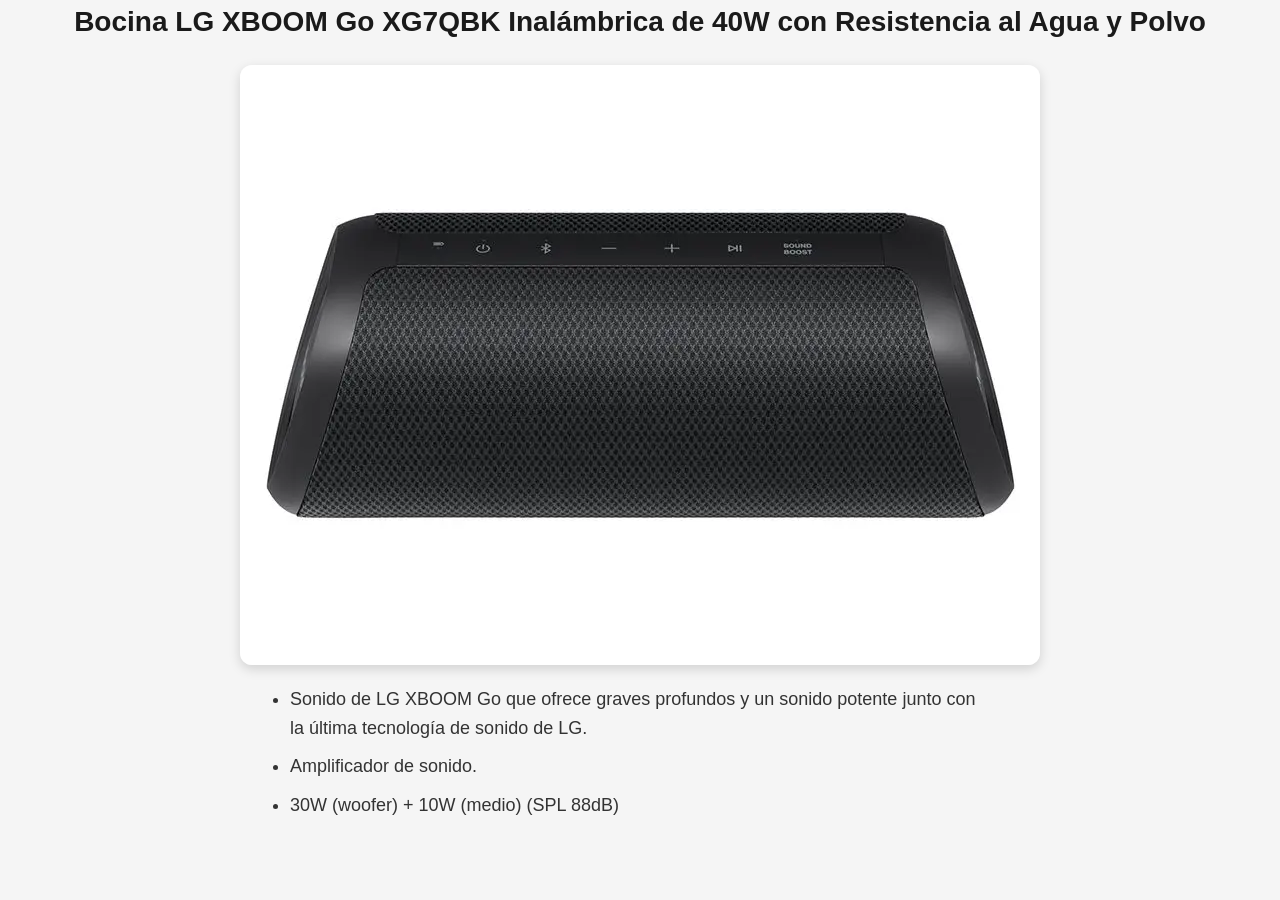
<file: Index/Altavoces.html>
<!DOCTYPE html>
<html lang="en">
<head>
    <meta charset="UTF-8">
    <meta name="viewport" content="width=device-width, initial-scale=1.0">
    <title>Bocina LG XBOOM Go XG7QBK</title>
    <link rel="stylesheet" href="../Styles/Styles.css">
</head>
<body>
        <h1 class="Titulo">Bocina LG XBOOM Go XG7QBK Inalámbrica de 40W con Resistencia al Agua y Polvo</h1>


        <img src="../Images/Altavoz.webp" alt="imagen de altavoz">
        <ul>
            <li>Sonido de LG XBOOM Go que ofrece graves profundos y un sonido potente junto con la última tecnología de sonido de LG.</li>
            <li>Amplificador de sonido.</li>
            <li>30W (woofer) + 10W (medio) (SPL 88dB)</li>
        </ul>

    <footer>

    </footer>
</body>
</html>
</file>
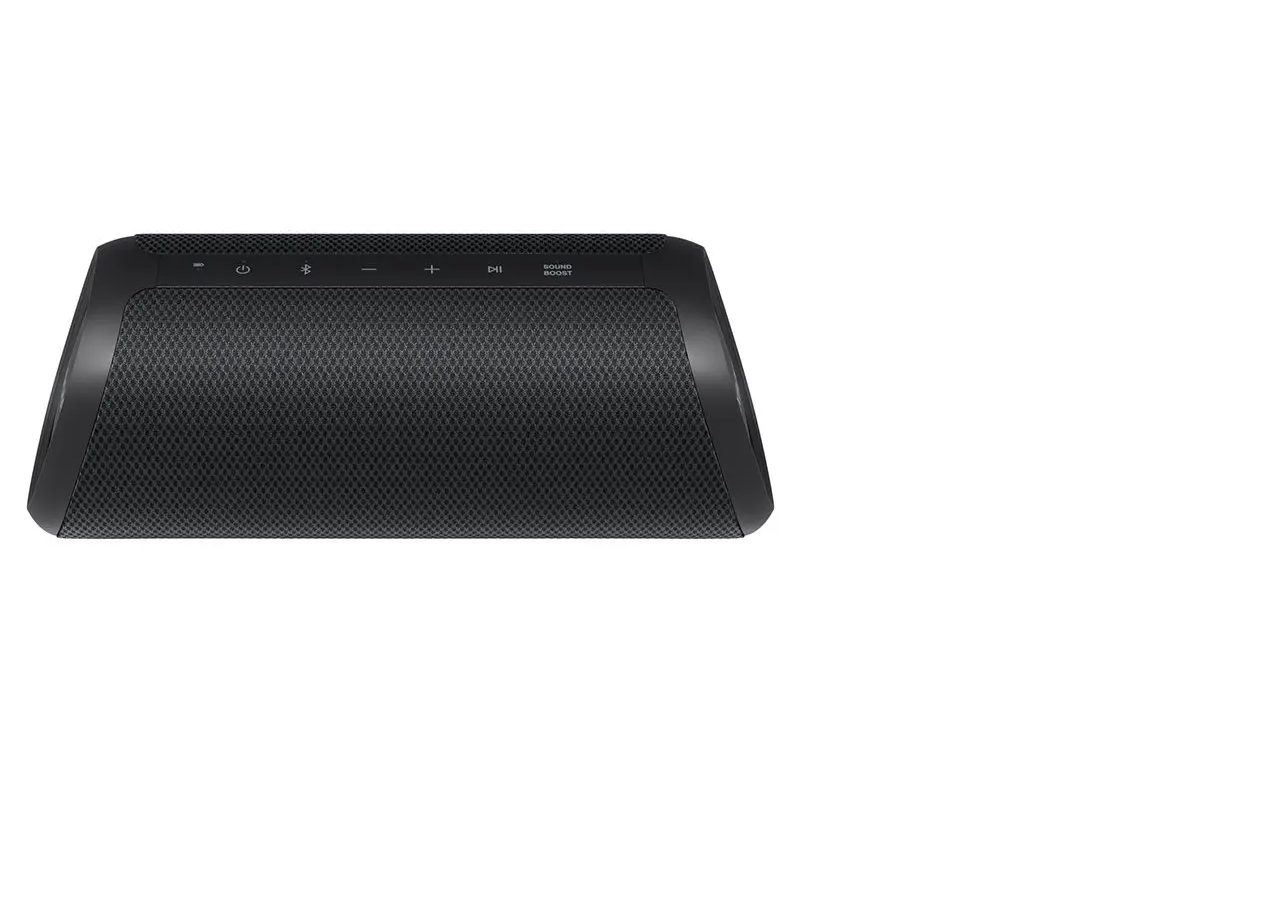
<file: KinalToys/Index/Altavoces.html>
<!DOCTYPE html>
<html lang="en">
<head>
    <meta charset="UTF-8">
    <meta name="viewport" content="width=device-width, initial-scale=1.0">
    <title>Bocina LG XBOOM Go XG7QBK</title>
    <link rel="stylesheet" href="../Styles/Styles.css">
</head>
<body>
        <h1 class="Titulo">Bocina LG XBOOM Go XG7QBK Inalámbrica de 40W con Resistencia al Agua y Polvo</h1>


        <img src="../Images/Altavoz.webp" alt="imagen de altavoz">
        <ul>
            <li>Sonido de LG XBOOM Go que ofrece graves profundos y un sonido potente junto con la última tecnología de sonido de LG.</li>
            <li>Amplificador de sonido.</li>
            <li>30W (woofer) + 10W (medio) (SPL 88dB)</li>
        </ul>

        <h2 class="Precio">Precio Q2000</h2>
</body>
</html>
</file>
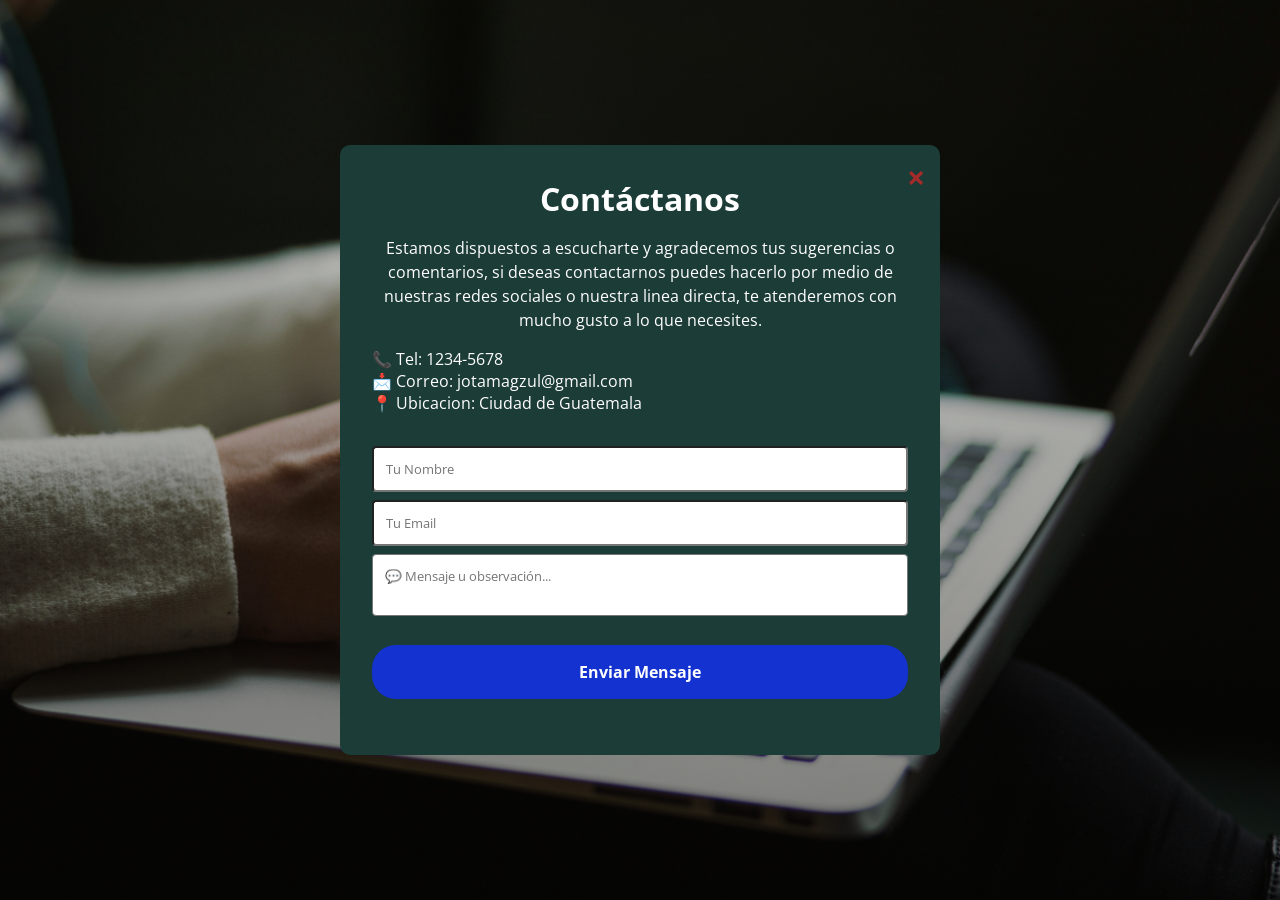
<file: KinalToys/Index/Contacto.html>
<!DOCTYPE html>
<html lang="en">

<head>
    <meta charset="UTF-8">
    <meta name="viewport" content="width=device-width, initial-scale=1.0">
    <link rel="preconnect" href="https://fonts.googleapis.com">
    <link rel="preconnect" href="https://fonts.gstatic.com" crossorigin>
    <link href="https://fonts.googleapis.com/css2?family=Roboto:ital,wght@0,100..900;1,100..900&display=swap"
        rel="stylesheet">
    <title>Detalles</title>
    <link rel="stylesheet" href="../Styles/Contacto.css">
</head>

<body>
    <section class="modal">
        <div class="modal-container">
            <h2 class="title"> Contáctanos </h2><!--titulo-->
            <p class="paragraph">Estamos dispuestos a escucharte y agradecemos tus sugerencias o comentarios, si deseas
                contactarnos puedes hacerlo por medio de nuestras redes sociales o nuestra linea directa, te atenderemos
                con mucho gusto a lo que necesites.</p>
            <div class="info-contacto">
                <p>📞 Tel: 1234-5678</p>
                <p>📩 Correo: jotamagzul@gmail.com</p>
                <p>📍 Ubicacion: Ciudad de Guatemala</p>
            </div>

            <form action="#" autocomplete="off">
                <input type="text" name="nombre" placeholder="Tu Nombre" class="campo">
                <input type="email" name="email" placeholder="Tu Email" class="campo">
                <textarea name="mensaje" placeholder="💬 Mensaje u observación..."></textarea>
                <input type="submit" name="enviar" value="Enviar Mensaje" class="btn-enviar">
            </form>
            <a href="Index.html" class="close">&times;</a> <!--Para el boton "x"-->
        </div>
    </section>
</body>

</html>
</file>
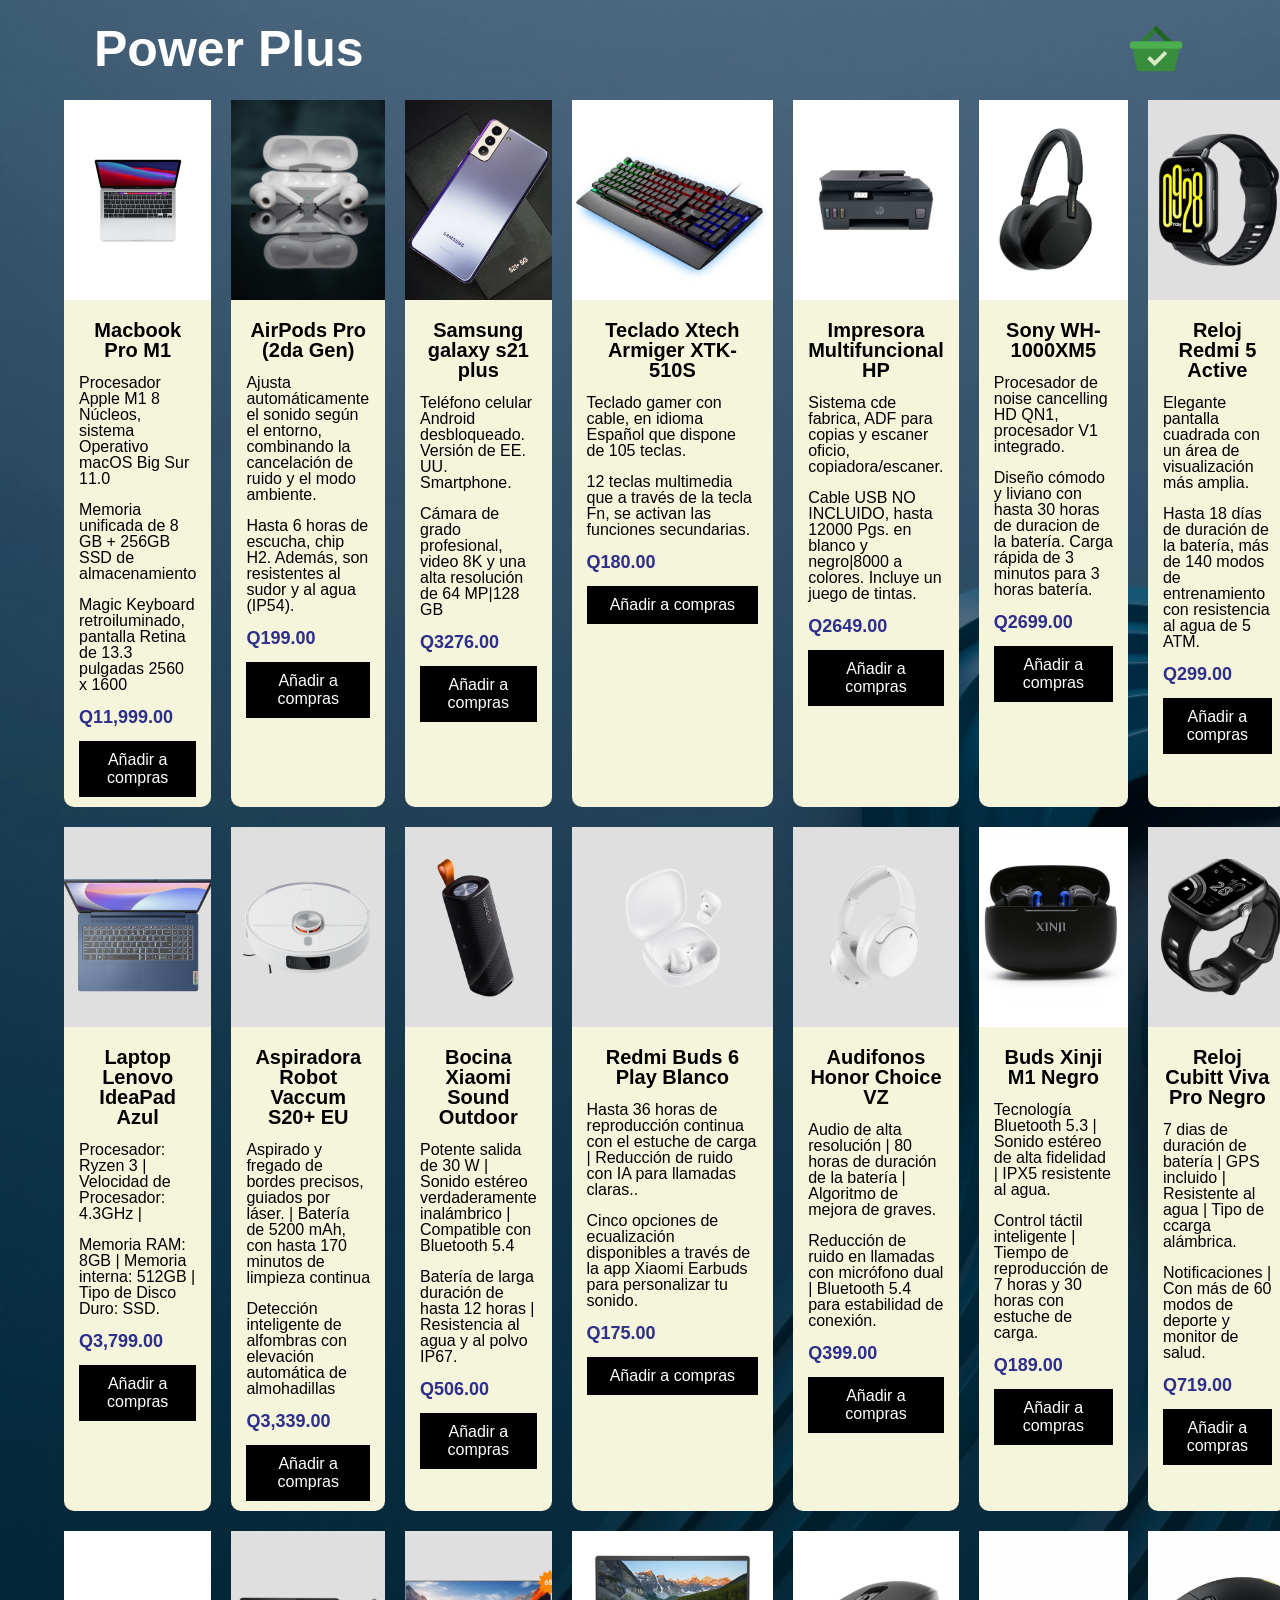
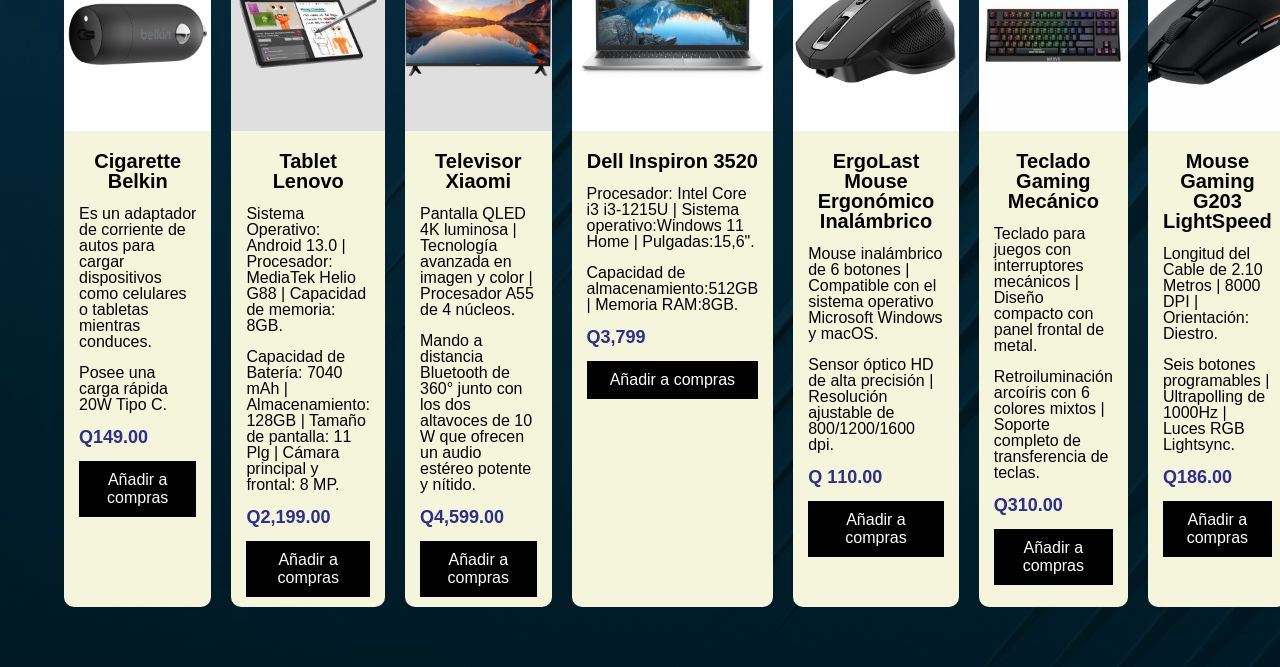
<file: KinalToys/Index/Productos.html>
<!DOCTYPE html>
<html lang="en">

<head>
    <meta charset="UTF-8">
    <meta name="viewport" content="width=device-width, initial-scale=1.0">
    <title>Power Plus</title>
    <link rel="stylesheet" href="../Styles/Productos.css"> <!--dirección del archivo css-->
</head>

<body>
    <header>
        <h1>Power Plus</h1>
        <div class="container-icon"> <!--Icono de carrito de compra-->
            <div class="container-cart-icon">
                <figure>
                    <img src="../Image/iconoCarrito.png" alt="Icono">
                </figure>
            </div>

        </div>
        </div>
    </header>


    <div class="container-items">
        <div class="item"><!--Item 1-->
            <figure>
                <img src="../Image/MacBook-Pro.jpg" alt="Producto">
            </figure>
            <div class="info-producto">
                <h2>Macbook Pro M1</h2>
                <p>Procesador Apple M1 8 Núcleos, sistema Operativo macOS Big Sur 11.0</p>
                <p>Memoria unificada de 8 GB + 256GB SSD de almacenamiento</p>
                <p>Magic Keyboard retroiluminado, pantalla Retina de 13.3 pulgadas 2560 x 1600</p>
                <p class="price">Q11,999.00</p>
                <button class="btn-add-cart">Añadir a compras</button>
            </div>
        </div>

        <div class="item"><!--Item 2-->
            <figure>
                <img src="../Image/EarPods.jpg" alt="Producto">
            </figure>
            <div class="info-producto">
                <h2>AirPods Pro (2da Gen)</h2>
                <p>Ajusta automáticamente el sonido según el entorno, combinando la cancelación de ruido y el modo
                    ambiente.</p>
                <p>Hasta 6 horas de escucha, chip H2. Además, son resistentes al sudor y al agua (IP54). </p>
                <p class="price">Q199.00</p>
                <button class="btn-add-cart">Añadir a compras</button>
            </div>
        </div>

        <div class="item"><!--Item 3-->
            <figure>
                <img src="../Image/S21Plus.jpg" alt="Producto">
            </figure>
            <div class="info-producto">
                <h2>Samsung galaxy s21 plus</h2>
                <p>Teléfono celular Android desbloqueado. Versión de EE. UU. Smartphone. </p>
                <p>Cámara de grado profesional, video 8K y una alta resolución de 64 MP|128 GB</p>
                <p class="price">Q3276.00</p>
                <button class="btn-add-cart">Añadir a compras</button>
            </div>
        </div>

        <div class="item"><!--Item 4-->
            <figure>
                <img src="../Image/TecladoGamer.jpg" alt="Producto">
            </figure>
            <div class="info-producto">
                <h2>Teclado Xtech Armiger XTK-510S</h2>
                <p>Teclado gamer con cable, en idioma Español que dispone de 105 teclas.</p>
                <p>12 teclas multimedia que a través de la tecla Fn, se activan las funciones secundarias.</p>
                <p class="price">Q180.00</p>
                <button class="btn-add-cart">Añadir a compras</button>
            </div>
        </div>

        <div class="item"><!--Item 5-->
            <figure>
                <img src="../Image/Impresora.png" alt="Producto">
            </figure>
            <div class="info-producto">
                <h2>Impresora Multifuncional HP</h2>
                <p>Sistema cde fabrica, ADF para copias y escaner oficio, copiadora/escaner.</p>
                <p>Cable USB NO INCLUIDO, hasta 12000 Pgs. en blanco y negro|8000 a colores. Incluye un juego de tintas.
                </p>
                <p class="price">Q2649.00</p>
                <button class="btn-add-cart">Añadir a compras</button>
            </div>
        </div>

        <div class="item"><!--Item 6-->
            <figure>
                <img src="../Image/audifonos.jpg" alt="Producto">
            </figure>
            <div class="info-producto">
                <h2>Sony WH-1000XM5</h2>
                <p>Procesador de noise cancelling HD QN1, procesador V1 integrado.</p>
                <p>Diseño cómodo y liviano con hasta 30 horas de duracion de la batería. Carga rápida de 3 minutos para 3 horas batería.</p>
                <p class="price">Q2699.00</p>
                <button class="btn-add-cart">Añadir a compras</button>
            </div>
        </div>

        <div class="item"><!--Item 7-->
            <figure>
                <img src="../Image/redmi5_active.png" alt="Producto">
            </figure>
            <div class="info-producto">
                <h2>Reloj Redmi 5 Active</h2>
                <p>Elegante pantalla cuadrada con un área de visualización más amplia.</p>
                <p>Hasta 18 días de duración de la batería, más de 140 modos de entrenamiento con resistencia al agua de 5 ATM.
                </p>
                <p class="price">Q299.00</p>
                <button class="btn-add-cart">Añadir a compras</button>
            </div>
        </div>

        <div class="item"><!--Item 8-->
            <figure>
                <img src="../Image/Laptop Lenovo Azul.jpg" alt="Producto">
            </figure>
            <div class="info-producto">
                <h2>Laptop Lenovo IdeaPad Azul</h2>
                <p>Procesador: Ryzen 3 | Velocidad de Procesador: 4.3GHz |</p>
                <p> Memoria RAM: 8GB | Memoria interna: 512GB | Tipo de Disco Duro: SSD.</p>
                <p class="price">Q3,799.00</p>
                <button class="btn-add-cart">Añadir a compras</button>
            </div>
        </div>

        <div class="item"><!--Item 9-->
            <figure>
                <img src="../Image/Aspiradora_Xiaomi.jpg" alt="Producto">
            </figure>
            <div class="info-producto">
                <h2>Aspiradora Robot Vaccum S20+ EU</h2>
                <p>Aspirado y fregado de bordes precisos, guiados por láser. | Batería de 5200 mAh, con hasta 170 minutos de limpieza continua</p>
                <p>Detección inteligente de alfombras con elevación automática de almohadillas</p>
                <p class="price">Q3,339.00</p>
                <button class="btn-add-cart">Añadir a compras</button>
            </div>
        </div>

        <div class="item"><!--Item 10-->
            <figure>
                <img src="../Image/Bocina_Xiaomi_negro.jpg" alt="Producto">
            </figure>
            <div class="info-producto">
                <h2>Bocina Xiaomi Sound Outdoor</h2>
                <p>Potente salida de 30 W | Sonido estéreo verdaderamente inalámbrico | Compatible con Bluetooth 5.4</p>
                <p>Batería de larga duración de hasta 12 horas | Resistencia al agua y al polvo IP67.</p>
                <p class="price">Q506.00</p>
                <button class="btn-add-cart">Añadir a compras</button>
            </div>
        </div>

        <div class="item"><!--Item 11-->
            <figure>
                <img src="../Image/RedmiBuds_6Blanco.png" alt="Producto">
            </figure>
            <div class="info-producto">
                <h2>Redmi Buds 6 Play Blanco</h2>
                <p>Hasta 36 horas de reproducción continua con el estuche de carga | Reducción de ruido con IA para llamadas claras..</p>
                <p>Cinco opciones de ecualización disponibles a través de la app Xiaomi Earbuds para personalizar tu sonido.</p>
                <p class="price">Q175.00</p>
                <button class="btn-add-cart">Añadir a compras</button>
            </div>
        </div>

        <div class="item"><!--Item 12-->
            <figure>
                <img src="../Image/Audifonos_honor.jpg" alt="Producto">
            </figure>
            <div class="info-producto">
                <h2>Audifonos Honor Choice VZ</h2>
                <p>Audio de alta resolución | 80 horas de duración de la batería | Algoritmo de mejora de graves.</p>
                <p>Reducción de ruido en llamadas con micrófono dual | Bluetooth 5.4 para estabilidad de conexión.
                </p>
                <p class="price">Q399.00</p>
                <button class="btn-add-cart">Añadir a compras</button>
            </div>
        </div>

        <div class="item"><!--Item 14-->
            <figure>
                <img src="../Image/Buds_XinjiM1.jpg" alt="Producto">
            </figure>
            <div class="info-producto">
                <h2>Buds Xinji M1 Negro</h2>
                <p>Tecnología Bluetooth 5.3 | Sonido estéreo de alta fidelidad | IPX5 resistente al agua.</p>
                <p>Control táctil inteligente | Tiempo de reproducción de 7 horas y 30 horas con estuche de carga.</p>
                <p class="price">Q189.00</p>
                <button class="btn-add-cart">Añadir a compras</button>
            </div>
        </div>

        <div class="item"><!--Item 15-->
            <figure>
                <img src="../Image/Reloj_VivaPro.png" alt="Producto">
            </figure>
            <div class="info-producto">
                <h2>Reloj Cubitt Viva Pro Negro</h2>
                <p>7 dias de duración de batería | GPS incluido | Resistente al agua | Tipo de ccarga alámbrica.</p>
                <p> Notificaciones | Con más de 60 modos de deporte y monitor de salud.</p>
                <p class="price">Q719.00</p>
                <button class="btn-add-cart">Añadir a compras</button>
            </div>
        </div>

        <div class="item"><!--Item 16-->
            <figure>
                <img src="../Image/Cigarette_Belkin.jpg" alt="Producto">
            </figure>
            <div class="info-producto">
                <h2>Cigarette Belkin</h2>
                <p>Es un adaptador de corriente de autos para cargar dispositivos como celulares o tabletas mientras conduces.</p>
                <p>Posee una carga rápida 20W Tipo C. </p>
                <p class="price">Q149.00</p>
                <button class="btn-add-cart">Añadir a compras</button>
            </div>
        </div>

        <div class="item"><!--Item 17-->
            <figure>
                <img src="../Image/Tablet_Lenovo.png" alt="Producto">
            </figure>
            <div class="info-producto">
                <h2>Tablet Lenovo</h2>
                <p>Sistema Operativo: Android 13.0 | Procesador: MediaTek Helio G88 | Capacidad de memoria: 8GB.</p>
                <p>Capacidad de Batería: 7040 mAh | Almacenamiento: 128GB | Tamaño de pantalla: 11 Plg | Cámara principal y frontal: 8 MP.
                </p>
                <p class="price">Q2,199.00</p>
                <button class="btn-add-cart">Añadir a compras</button>
            </div>
        </div>

        <div class="item"><!--Item 18-->
            <figure>
                <img src="../Image/Televisor_Xiaomi.png" alt="Producto">
            </figure>
            <div class="info-producto">
                <h2>Televisor Xiaomi</h2>
                <p>Pantalla QLED 4K luminosa | Tecnología avanzada en imagen y color | Procesador A55 de 4 núcleos.</p>
                <p>Mando a distancia Bluetooth de 360° junto con los dos altavoces de 10 W que ofrecen un audio estéreo potente y nítido.
                </p>
                <p class="price">Q4,599.00</p>
                <button class="btn-add-cart">Añadir a compras</button>
            </div>
        </div>

        <div class="item"><!--Item 19-->
            <figure>
                <img src="../Image/Laptop_Inspiron.jpeg" alt="Producto">
            </figure>
            <div class="info-producto">
                <h2>Dell Inspiron 3520 </h2>
                <p>Procesador: Intel Core i3 i3-1215U | Sistema operativo:Windows 11 Home | Pulgadas:15,6".</p>
                <p>Capacidad de almacenamiento:512GB | Memoria RAM:8GB.
                </p>
                <p class="price">Q3,799</p>
                <button class="btn-add-cart">Añadir a compras</button>
            </div>
        </div>

        <div class="item"><!--Item 22-->
            <figure>
                <img src="../Image/ErgoLast Mouse.jpg" alt="Producto">
            </figure>
            <div class="info-producto">
                <h2>ErgoLast Mouse Ergonómico Inalámbrico</h2>
                <p>Mouse inalámbrico de 6 botones | Compatible con el sistema operativo Microsoft Windows y macOS.</p>
                <p>Sensor óptico HD de alta precisión | Resolución ajustable de 800/1200/1600 dpi.
                </p>
                <p class="price">Q 110.00</p>
                <button class="btn-add-cart">Añadir a compras</button>
            </div>
        </div>

        <div class="item"><!--Item 23-->
            <figure>
                <img src="../Image/Teclado_Gaming_Mecanico.jpg" alt="Producto">
            </figure>
            <div class="info-producto">
                <h2>Teclado Gaming Mecánico</h2>
                <p>Teclado para juegos con interruptores mecánicos | Diseño compacto con panel frontal de metal.</p>
                <p>Retroiluminación arcoíris con 6 colores mixtos | Soporte completo de transferencia de teclas.
                </p>
                <p class="price">Q310.00</p>
                <button class="btn-add-cart">Añadir a compras</button>
            </div>
        </div>

        <div class="item"><!--Item 24-->
            <figure>
                <img src="../Image/Mouse_GamingG203.jpg" alt="Producto">
            </figure>
            <div class="info-producto">
                <h2>Mouse Gaming G203 LightSpeed</h2>
                <p>Longitud del Cable de 2.10 Metros | 8000 DPI | Orientación: Diestro.</p>
                <p>Seis botones programables | Ultrapolling de 1000Hz | Luces RGB Lightsync.
                </p>
                <p class="price">Q186.00</p>
                <button class="btn-add-cart">Añadir a compras</button>
            </div>
        </div>

    </div>
</body>

</html>
</file>
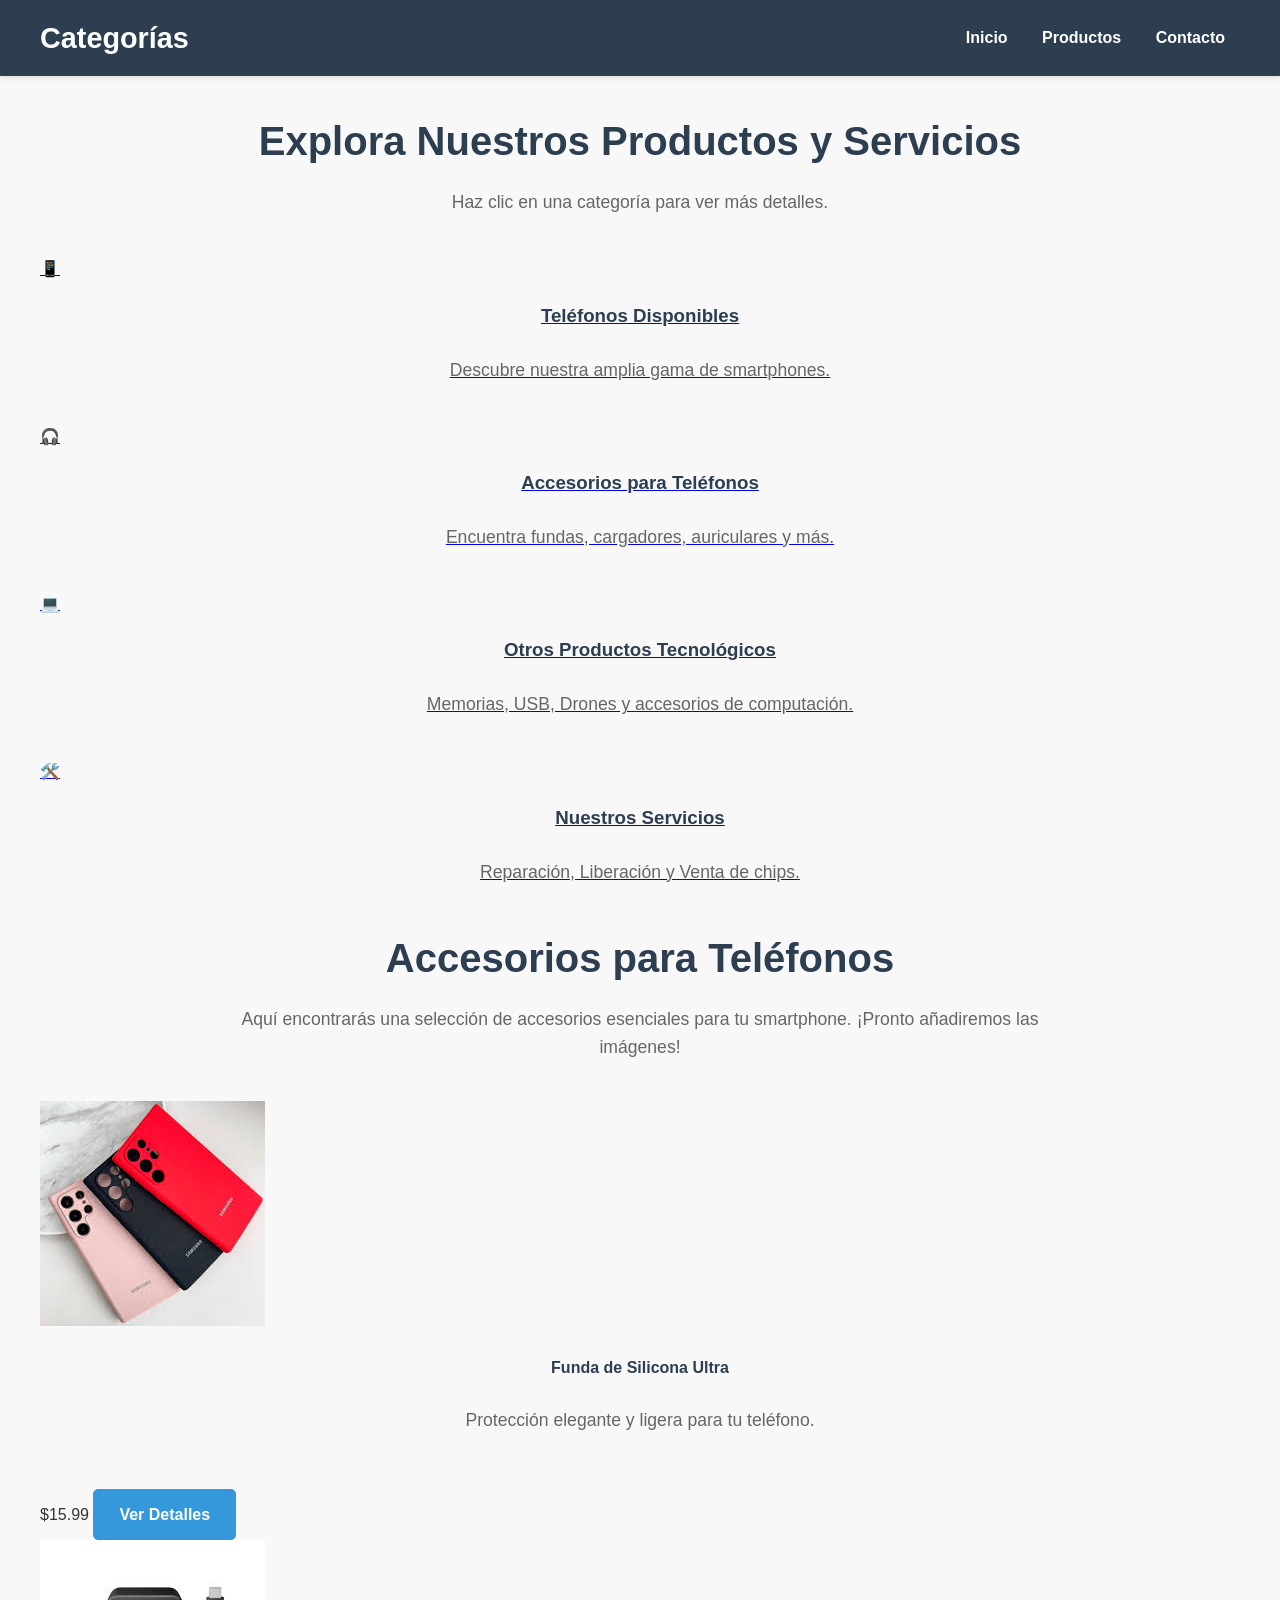
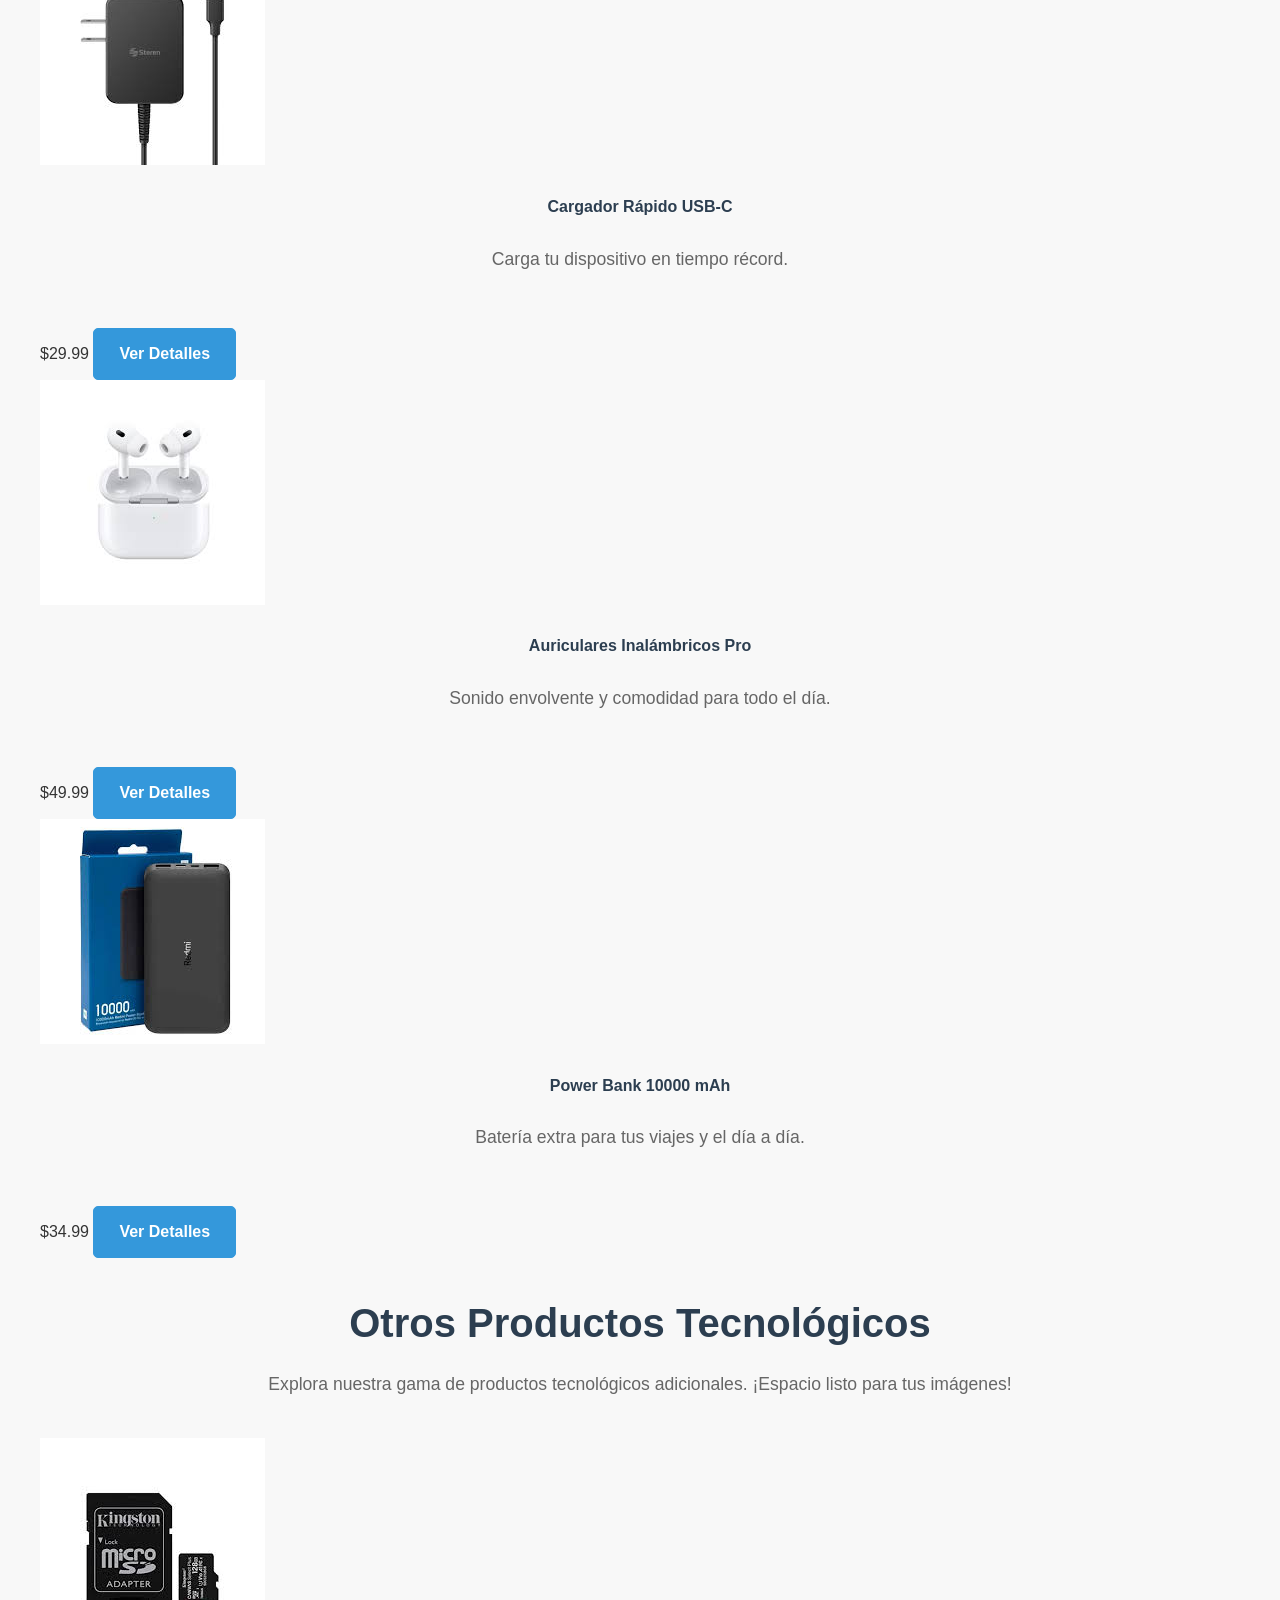
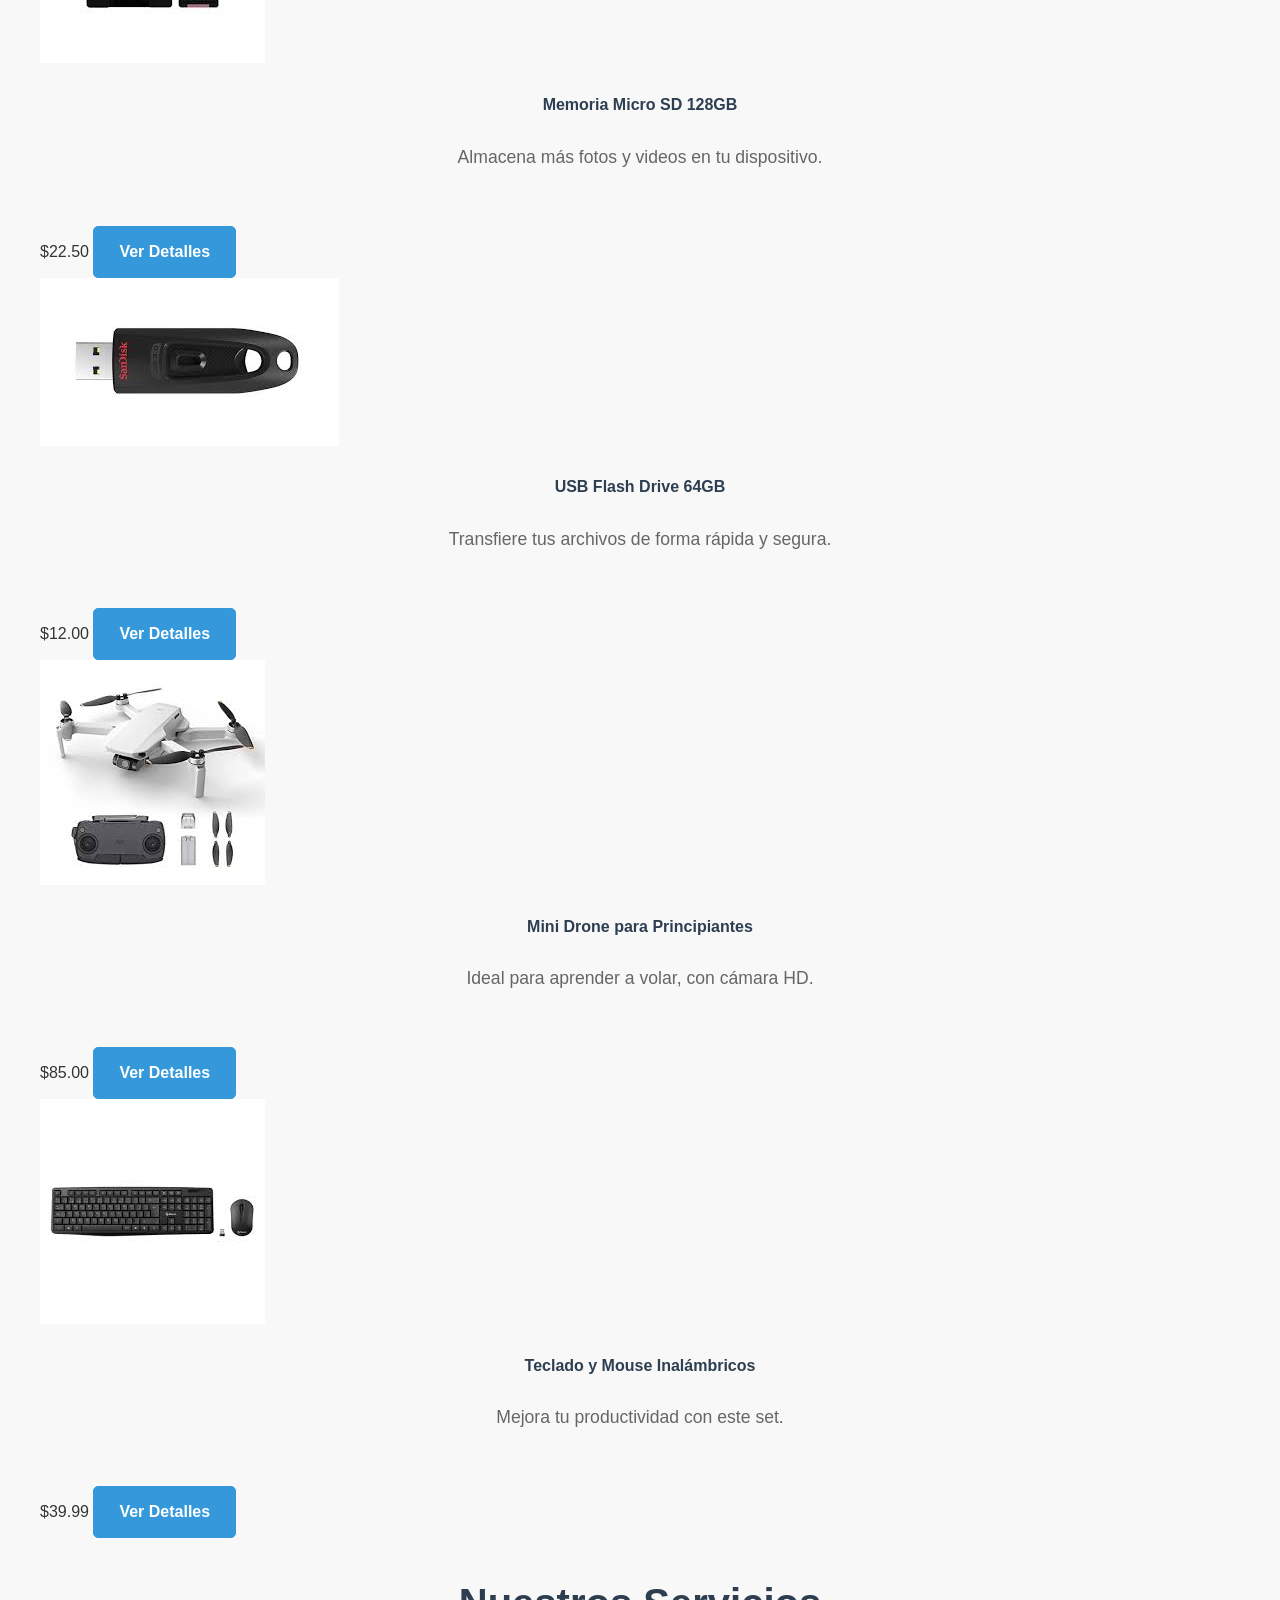
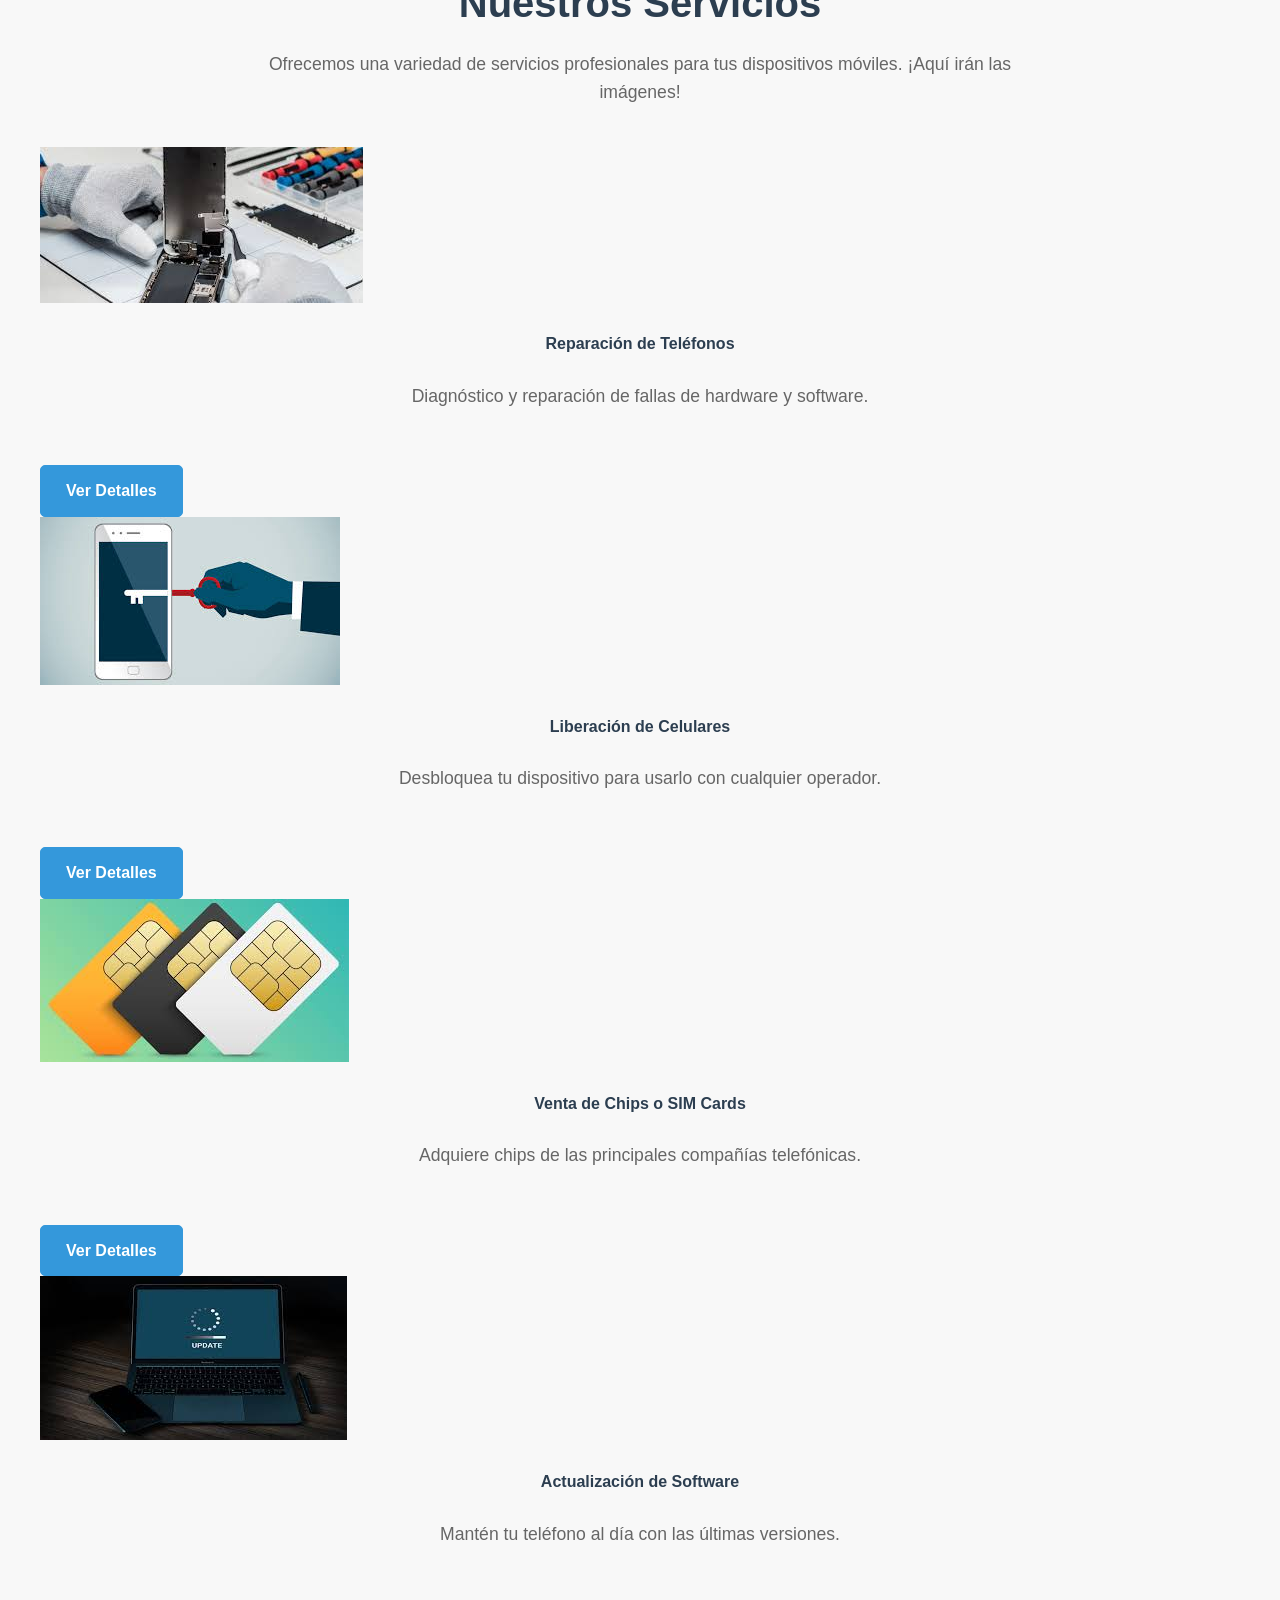
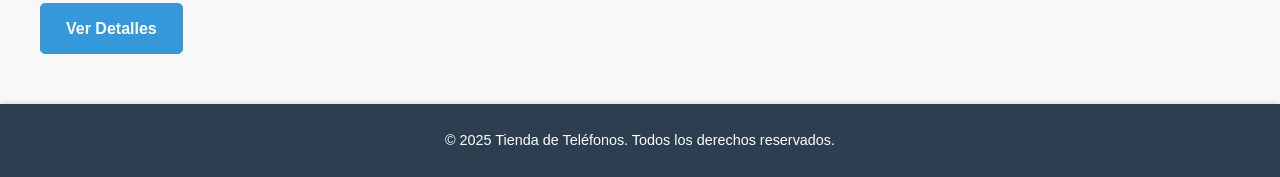
<file: ProyectoHTML5TO/Index/categorias.html>
<!DOCTYPE html>
<html lang="es">
<head>
    <meta charset="UTF-8">
    <meta name="viewport" content="width=device-width, initial-scale=1.0">
    <title>Categorías - Tienda de Teléfonos</title>
    <link rel="stylesheet" href="../Styles/css.css">
</head>
<body>
    <header>
        <div class="container">
            <h1>Categorías</h1>
            <nav>
                <a href="principal.html">Inicio</a>
                <a href="productos.html">Productos</a>
                <a href="contacto.html">Contacto</a>
            </nav>
        </div>
    </header>

    <main>
        <section class="category-selection container">
            <h2>Explora Nuestros Productos y Servicios</h2>
            <p>Haz clic en una categoría para ver más detalles.</p>
            <div class="category-buttons-grid">
                <a href="productos.html" class="btn-category">
                    <span class="icon">📱</span> 
                    <h3>Teléfonos Disponibles</h3>
                    <p>Descubre nuestra amplia gama de smartphones.</p>
                </a>
                <a href="#accesorios" class="btn-category">
                    <span class="icon">🎧</span>
                    <h3>Accesorios para Teléfonos</h3>
                    <p>Encuentra fundas, cargadores, auriculares y más.</p>
                </a>
                <a href="#tecnologicos" class="btn-category">
                    <span class="icon">💻</span>
                    <h3>Otros Productos Tecnológicos</h3>
                    <p>Memorias, USB, Drones y accesorios de computación.</p>
                </a>
                <a href="#servicios" class="btn-category">
                    <span class="icon">🛠️</span>
                    <h3>Nuestros Servicios</h3>
                    <p>Reparación, Liberación y Venta de chips.</p>
                </a>
            </div>
        </section>

        <section id="accesorios" class="productos-categoria container">
            <h2>Accesorios para Teléfonos</h2>
            <p>Aquí encontrarás una selección de accesorios esenciales para tu smartphone. ¡Pronto añadiremos las imágenes!</p>
            <div class="galeria-placeholder">
                <div class="item-placeholder">
                    <img src="../Images/FundaSilicona.jpg" alt="Funda de Silicona" class="placeholder-image">
                    <h4>Funda de Silicona Ultra</h4>
                    <p>Protección elegante y ligera para tu teléfono.</p>
                    <span class="price">$15.99</span>
                    <a href="detalleAdicional.html?id=fundaSilicona" class="btn-secondary">Ver Detalles</a>
                </div>
                <div class="item-placeholder">
                    <img src="../Images/Cargador.jpg" alt="Cargador Rápido USB-C" class="placeholder-image">
                    <h4>Cargador Rápido USB-C</h4>
                    <p>Carga tu dispositivo en tiempo récord.</p>
                    <span class="price">$29.99</span>
                    <a href="detalleAdicional.html?id=cargadorUSBC" class="btn-secondary">Ver Detalles</a>
                </div>
                <div class="item-placeholder">
                    <img src="../Images/Auriculares.jpg" alt="Auriculares Inalámbricos" class="placeholder-image">
                    <h4>Auriculares Inalámbricos Pro</h4>
                    <p>Sonido envolvente y comodidad para todo el día.</p>
                    <span class="price">$49.99</span>
                    <a href="detalleAdicional.html?id=auricularesInalambricos" class="btn-secondary">Ver Detalles</a>
                </div>
                <div class="item-placeholder">
                    <img src="../Images/PowerBank.jpg" alt="Power Bank 10000 mAh" class="placeholder-image">
                    <h4>Power Bank 10000 mAh</h4>
                    <p>Batería extra para tus viajes y el día a día.</p>
                    <span class="price">$34.99</span>
                    <a href="detalleAdicional.html?id=powerBank10000" class="btn-secondary">Ver Detalles</a>
                </div>
            </div>
        </section>

        <section id="tecnologicos" class="productos-categoria container">
            <h2>Otros Productos Tecnológicos</h2>
            <p>Explora nuestra gama de productos tecnológicos adicionales. ¡Espacio listo para tus imágenes!</p>
            <div class="galeria-placeholder">
                <div class="item-placeholder">
                    <img src="../Images/MemoriaMicro.jpg" alt="Memoria Micro SD 128GB" class="placeholder-image">
                    <h4>Memoria Micro SD 128GB</h4>
                    <p>Almacena más fotos y videos en tu dispositivo.</p>
                    <span class="price">$22.50</span>
                    <a href="detalleAdicional.html?id=memoriaMicroSD128" class="btn-secondary">Ver Detalles</a>
                </div>
                <div class="item-placeholder">
                    <img src="../Images/USBFlash.jpg" alt="USB Flash Drive 64GB" class="placeholder-image">
                    <h4>USB Flash Drive 64GB</h4>
                    <p>Transfiere tus archivos de forma rápida y segura.</p>
                    <span class="price">$12.00</span>
                    <a href="detalleAdicional.html?id=usbFlashDrive64" class="btn-secondary">Ver Detalles</a>
                </div>
                <div class="item-placeholder">
                    <img src="../Images/MiniDron.jpg" alt="Mini Drone para Principiantes" class="placeholder-image">
                    <h4>Mini Drone para Principiantes</h4>
                    <p>Ideal para aprender a volar, con cámara HD.</p>
                    <span class="price">$85.00</span>
                    <a href="detalleAdicional.html?id=miniDronePrincipiantes" class="btn-secondary">Ver Detalles</a>
                </div>
                <div class="item-placeholder">
                    <img src="../Images/TecladoMouse.jpg" alt="Teclado y Mouse Inalámbricos" class="placeholder-image">
                    <h4>Teclado y Mouse Inalámbricos</h4>
                    <p>Mejora tu productividad con este set.</p>
                    <span class="price">$39.99</span>
                    <a href="detalleAdicional.html?id=tecladoMouseInalambricos" class="btn-secondary">Ver Detalles</a>
                </div>
            </div>
        </section>

        <section id="servicios" class="servicios-categoria container">
            <h2>Nuestros Servicios</h2>
            <p>Ofrecemos una variedad de servicios profesionales para tus dispositivos móviles. ¡Aquí irán las imágenes!</p>
            <div class="servicios-grid">
                <div class="service-item-placeholder">
                    <img src="../Images/ReparacionTelefonos.jpg" alt="Reparación de Teléfonos" class="placeholder-image">
                    <h4>Reparación de Teléfonos</h4>
                    <p>Diagnóstico y reparación de fallas de hardware y software.</p>
                    <a href="detalleAdicional.html?id=reparacionTelefonos" class="btn-secondary">Ver Detalles</a>
                </div>
                <div class="service-item-placeholder">
                    <img src="../Images/LiberacionCelular.jpg" alt="Liberación de Celulares" class="placeholder-image">
                    <h4>Liberación de Celulares</h4>
                    <p>Desbloquea tu dispositivo para usarlo con cualquier operador.</p>
                    <a href="detalleAdicional.html?id=liberacionCelulares" class="btn-secondary">Ver Detalles</a>
                </div>
                <div class="service-item-placeholder">
                    <img src="../Images/Chips.jpg" alt="Venta de Chips o SIM Cards" class="placeholder-image">
                    <h4>Venta de Chips o SIM Cards</h4>
                    <p>Adquiere chips de las principales compañías telefónicas.</p>
                    <a href="detalleAdicional.html?id=ventaChips" class="btn-secondary">Ver Detalles</a>
                </div>
                <div class="service-item-placeholder">
                    <img src="../Images/ActualizacionSoftwar.jpg" alt="Actualización de Software" class="placeholder-image">
                    <h4>Actualización de Software</h4>
                    <p>Mantén tu teléfono al día con las últimas versiones.</p>
                    <a href="detalleAdicional.html?id=actualizacionSoftware" class="btn-secondary">Ver Detalles</a>
                </div>
            </div>
        </section>

    </main>

    <footer>
        <div class="container">
            <p>&copy; 2025 Tienda de Teléfonos. Todos los derechos reservados.</p>
        </div>
    </footer>

    <script src="../Scripts/main.js"></script>
</body>
</html>
</file>
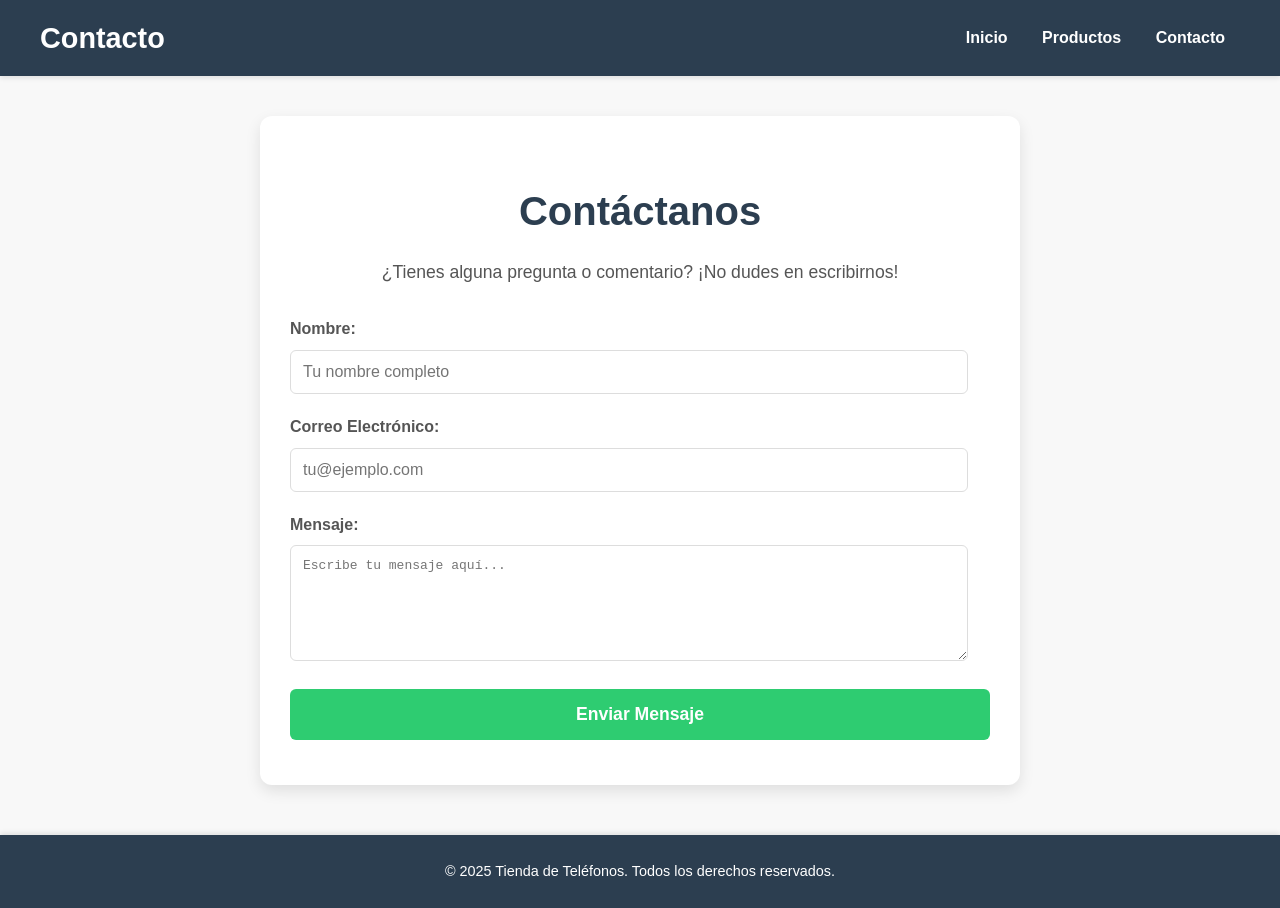
<file: ProyectoHTML5TO/Index/contacto.html>
<!DOCTYPE html>
<html lang="es">
<head>
    <meta charset="UTF-8">
    <meta name="viewport" content="width=device-width, initial-scale=1.0">
    <title>Contacto - Tienda de Teléfonos</title>
    <link rel="stylesheet" href="../Styles/css.css"> </head>
<body>
    <header>
        <div class="container">
            <h1>Contacto</h1>
            <nav>
                <a href="principal.html">Inicio</a>
                <a href="productos.html">Productos</a>
                <a href="contacto.html">Contacto</a>
            </nav>
        </div>
    </header>

    <main>
        <section class="formulario container">
            <h2>Contáctanos</h2>
            <p>¿Tienes alguna pregunta o comentario? ¡No dudes en escribirnos!</p>
            <form id="contactForm">
                <div class="form-group">
                    <label for="nombre">Nombre:</label>
                    <input type="text" id="nombre" name="nombre" placeholder="Tu nombre completo" required>
                    <span class="error-message" id="nombreError"></span>
                </div>

                <div class="form-group">
                    <label for="email">Correo Electrónico:</label>
                    <input type="email" id="email" name="email" placeholder="tu@ejemplo.com" required>
                    <span class="error-message" id="emailError"></span>
                </div>

                <div class="form-group">
                    <label for="mensaje">Mensaje:</label>
                    <textarea id="mensaje" name="mensaje" rows="6" placeholder="Escribe tu mensaje aquí..." required></textarea>
                    <span class="error-message" id="mensajeError"></span>
                </div>
                
                <button type="submit">Enviar Mensaje</button>
                <div id="formMessage" class="success-message"></div>
            </form>
        </section>
    </main>

    <footer>
        <div class="container">
            <p>&copy; 2025 Tienda de Teléfonos. Todos los derechos reservados.</p>
        </div>
    </footer>

    <script src="../Scripts/main.js"></script> <script src="../Scripts/validacion.js"></script> </body>
</html>
</file>
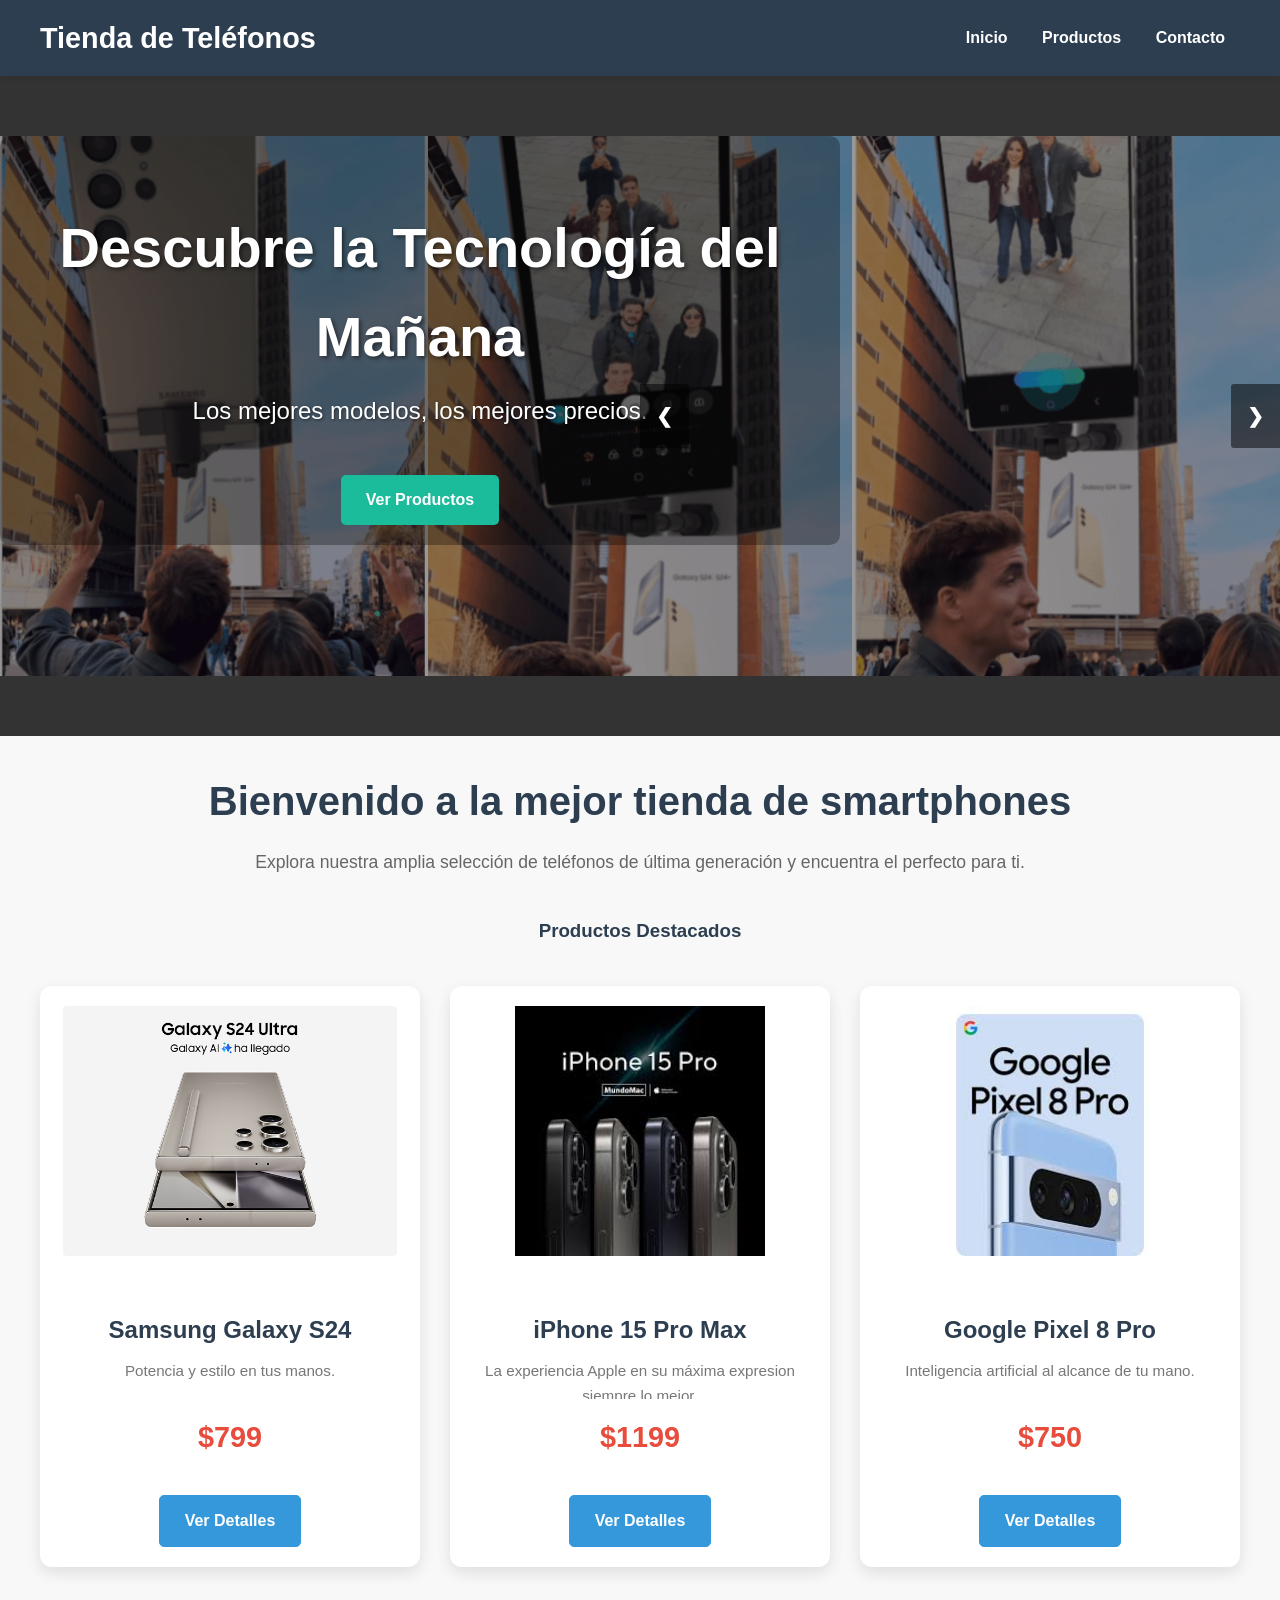
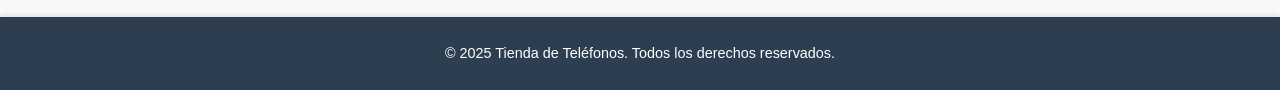
<file: ProyectoHTML5TO/Index/principal.html>
<!DOCTYPE html>
<html lang="es">
<head>
    <meta charset="UTF-8">
    <meta name="viewport" content="width=device-width, initial-scale=1.0">
    <title>Tienda de Teléfonos</title>
    <link rel="stylesheet" href="../Styles/css.css">
</head>
<body>
    <header>
        <div class="container">
            <h1>Tienda de Teléfonos</h1>
            <nav>
                <a href="principal.html">Inicio</a>
                <a href="productos.html">Productos</a>
                <a href="contacto.html">Contacto</a>
            </nav>
        </div>
    </header>

    <main>
        <section class="hero-section">
            <div class="carousel-container">
                <div class="carousel-slide fade">
                    <img src="../Images/FondoUno.jpg" alt="Fondo de la sección Hero">
                    <div class="hero-text">
                        <h2>Descubre la Tecnología del Mañana</h2>
                        <p>Los mejores modelos, los mejores precios.</p>
                        <a href="productos.html" class="btn-primary">Ver Productos</a>
                    </div>
                </div>
                <a class="prev" onclick="plusSlides(-1)">&#10094;</a>
                <a class="next" onclick="plusSlides(1)">&#10095;</a>
            </div>
        </section>

        <section class="bienvenida container">
            <h2>Bienvenido a la mejor tienda de smartphones</h2> 
            <p>Explora nuestra amplia selección de teléfonos de última generación y encuentra el perfecto para ti.</p>
        </section>

        <section class="destacados container">
            <h3>Productos Destacados</h3>
            <div class="galeria">
                <div class="producto-card">
                    <img src="../Images/samsung2.jpg" alt="Samsung Galaxy S24">
                    <h4>Samsung Galaxy S24</h4>
                    <p>Potencia y estilo en tus manos.</p>
                    <span class="price">$799</span>
                    <a href="detalleProducto.html?id=SamsungS24" class="btn-secondary">Ver Detalles</a>
                </div>
                <div class="producto-card">
                    <img src="../Images/IphonePro.jpg" alt="iPhone 15 Pro">
                    <h4>iPhone 15 Pro Max</h4>
                    <p>La experiencia Apple en su máxima expresion siempre lo mejor.</p>
                    <span class="price">$1199</span>
                    <a href="detalleProducto.html?id=iPhone15Pro" class="btn-secondary">Ver Detalles</a>
                </div>
                <div class="producto-card">
                    <img src="../Images/GooglePixel.jpg" alt="Google Pixel 8 Pro">
                    <h4>Google Pixel 8 Pro</h4>
                    <p>Inteligencia artificial al alcance de tu mano.</p>
                    <span class="price">$750</span>
                    <a href="detalleProducto.html?id=iPhone15" class="btn-secondary">Ver Detalles</a>
                </div>
            </div>
        </section>
    </main>

    <footer>
        <div class="container">
            <p>&copy; 2025 Tienda de Teléfonos. Todos los derechos reservados.</p>
        </div>
    </footer>

    <script src="../Scripts/main.js"></script>
    <script src="../Scripts/carousel.js"></script>
</body>
</html>
</file>
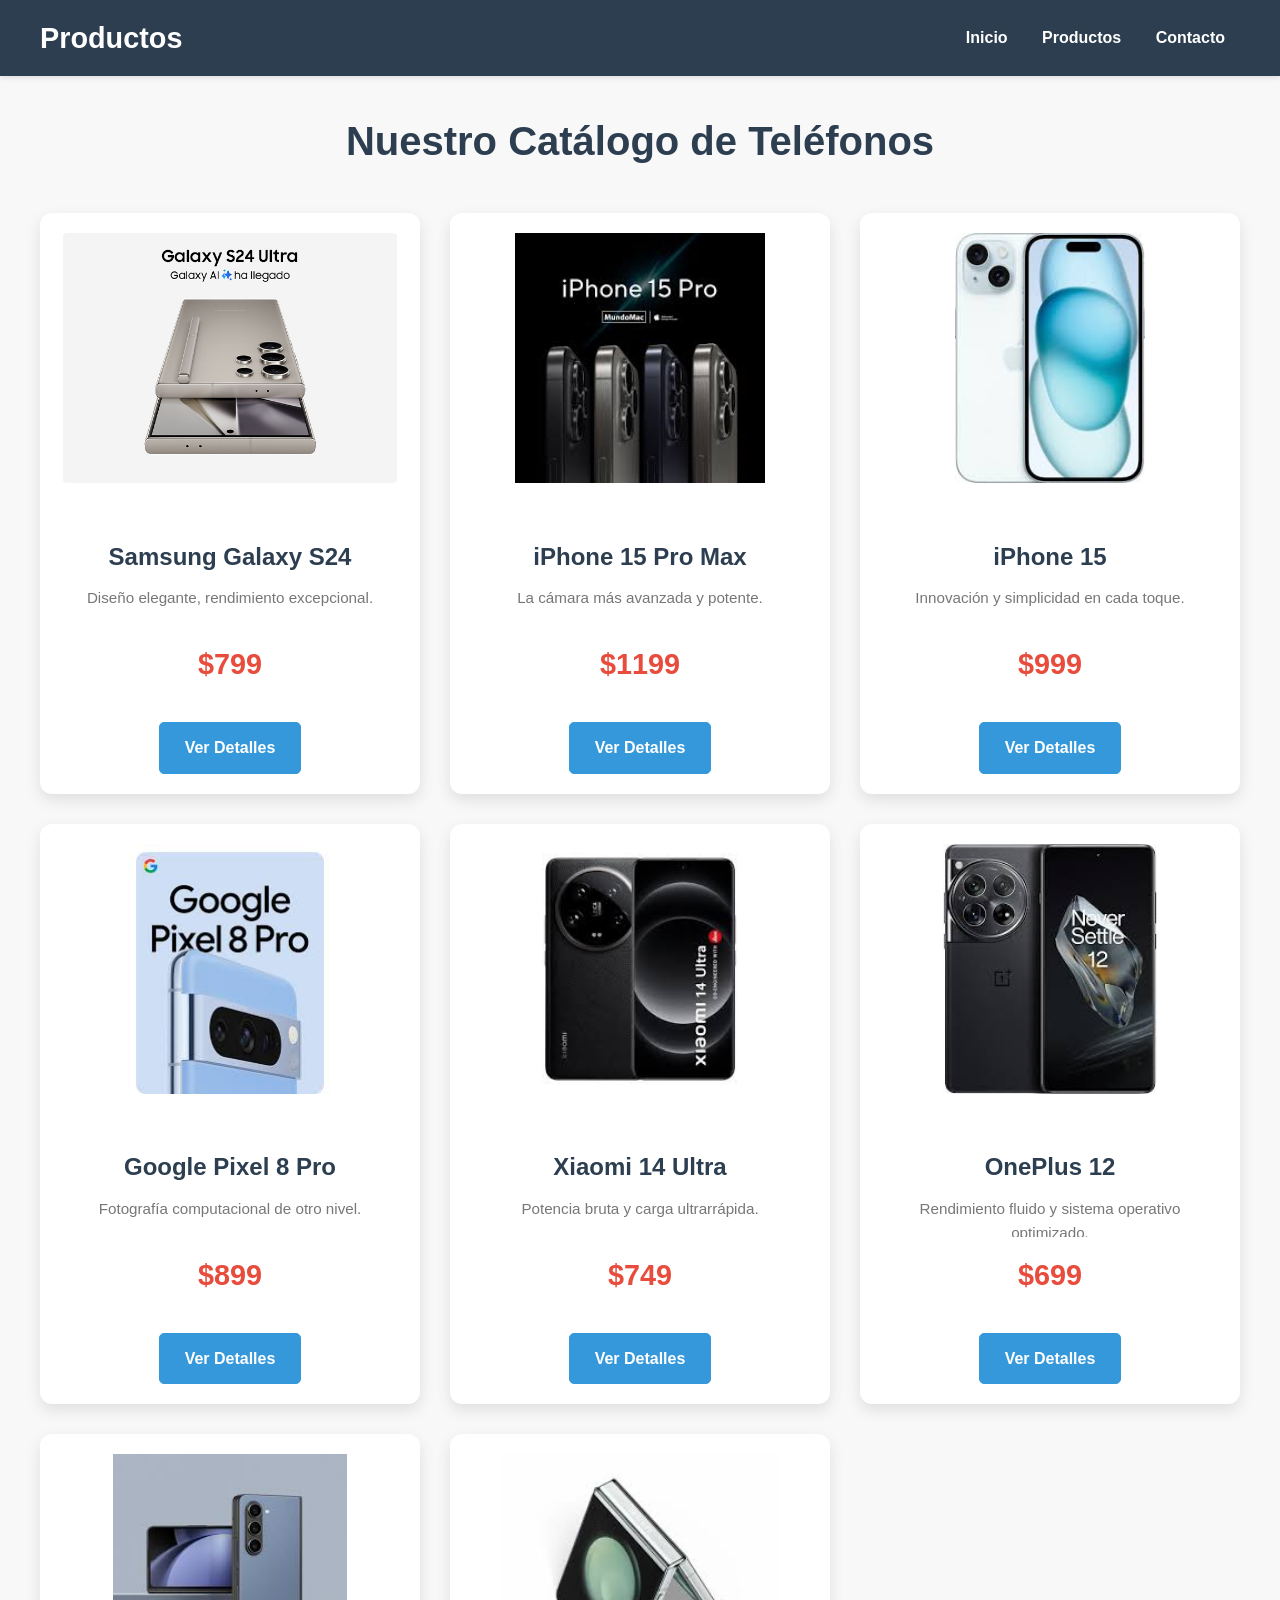
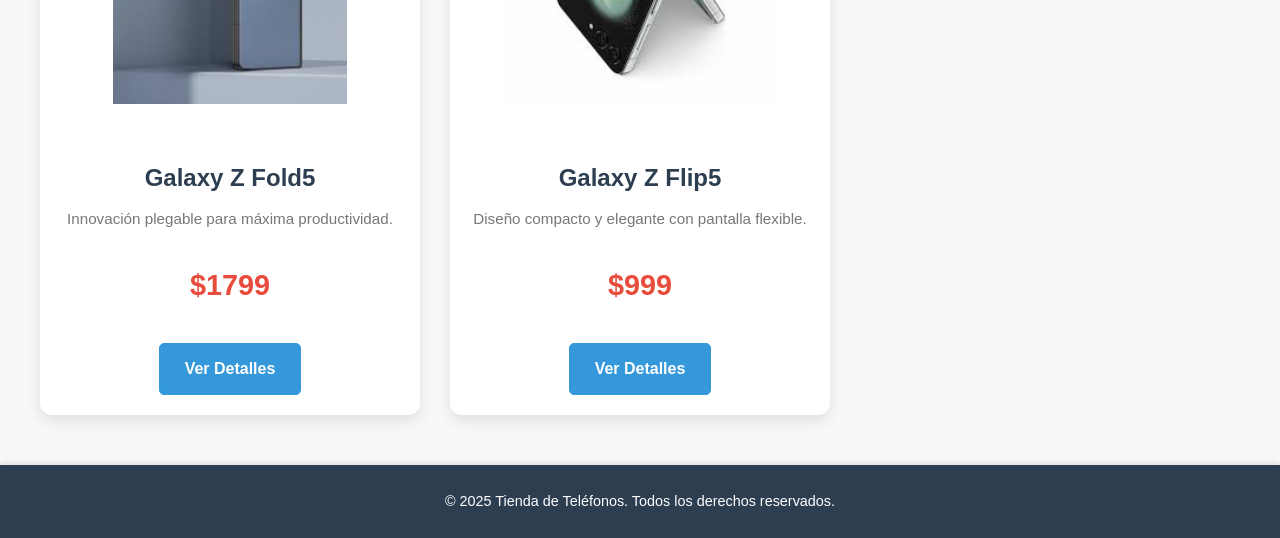
<file: ProyectoHTML5TO/Index/productos.html>
<!DOCTYPE html>
<html lang="es">
<head>
    <meta charset="UTF-8">
    <meta name="viewport" content="width=device-width, initial-scale=1.0">
    <title>Productos - Tienda de Teléfonos</title>
    <link rel="stylesheet" href="../Styles/css.css">
</head>
<body>
    <header>
        <div class="container">
            <h1>Productos</h1>
            <nav>
                <a href="principal.html">Inicio</a>
                <a href="productos.html">Productos</a>
                <a href="contacto.html">Contacto</a>
            </nav>
        </div>
    </header>

    <main>
        <section class="catalogo container">
            <h2>Nuestro Catálogo de Teléfonos</h2>
            <div class="galeria">
                <div class="producto-card">
                    <img src="../Images/samsung2.jpg" alt="Samsung Galaxy S24">
                    <h4>Samsung Galaxy S24</h4>
                    <p>Diseño elegante, rendimiento excepcional.</p>
                    <span class="price">$799</span>
                    <a href="detalleProducto.html?id=SamsungS24" class="btn-secondary">Ver Detalles</a>
                </div>
                <div class="producto-card">
                    <img src="../Images/IphonePro.jpg" alt="iPhone 15 Pro ">
                    <h4>iPhone 15 Pro Max</h4>
                    <p>La cámara más avanzada y potente.</p>
                    <span class="price">$1199</span>
                    <a href="detalleProducto.html?id=iPhone15Pro" class="btn-secondary">Ver Detalles</a>
                </div>
                <div class="producto-card">
                    <img src="../Images/Iphonequince.jpg" alt="iPhone 15">
                    <h4>iPhone 15</h4>
                    <p>Innovación y simplicidad en cada toque.</p>
                    <span class="price">$999</span>
                    <a href="detalleProducto.html?id=iPhone15" class="btn-secondary">Ver Detalles</a>
                </div>
                <div class="producto-card">
                    <img src="../Images/GooglePixel.jpg" alt="Google Pixel 8 Pro">
                    <h4>Google Pixel 8 Pro</h4>
                    <p>Fotografía computacional de otro nivel.</p>
                    <span class="price">$899</span>
                    <a href="detalleProducto.html?id=GooglePixel8Pro" class="btn-secondary">Ver Detalles</a>
                </div>
                <div class="producto-card">
                    <img src="../Images/xiaomiUltra.jpg" alt="Xiaomi 14 Ultra">
                    <h4>Xiaomi 14 Ultra</h4>
                    <p>Potencia bruta y carga ultrarrápida.</p>
                    <span class="price">$749</span>
                    <a href="detalleProducto.html?id=Xiaomi14Ultra" class="btn-secondary">Ver Detalles</a>
                </div>
                <div class="producto-card">
                    <img src="../Images/OnePlus.jpg" alt="OnePlus 12">
                    <h4>OnePlus 12</h4>
                    <p>Rendimiento fluido y sistema operativo optimizado.</p>
                    <span class="price">$699</span>
                    <a href="detalleProducto.html?id=OnePlus12" class="btn-secondary">Ver Detalles</a>
                </div>
                <div class="producto-card">
                    <img src="../Images/ZFold.jpg" alt="Samsung Galaxy Z Fold5">
                    <h4>Galaxy Z Fold5</h4>
                    <p>Innovación plegable para máxima productividad.</p>
                    <span class="price">$1799</span>
                    <a href="detalleProducto.html?id=GalaxyZFold5" class="btn-secondary">Ver Detalles</a>
                </div>
                 <div class="producto-card">
                    <img src="../Images/ZFlip.jpg" alt="Samsung Galaxy Z Flip5">
                    <h4>Galaxy Z Flip5</h4>
                    <p>Diseño compacto y elegante con pantalla flexible.</p>
                    <span class="price">$999</span>
                    <a href="detalleProducto.html?id=GalaxyZFlip5" class="btn-secondary">Ver Detalles</a>
                </div>
            </div>
        </section>
    </main>

    <footer>
        <div class="container">
            <p>&copy; 2025 Tienda de Teléfonos. Todos los derechos reservados.</p>
        </div>
    </footer>

    <script src="../Scripts/main.js"></script>
</body>
</html>
</file>
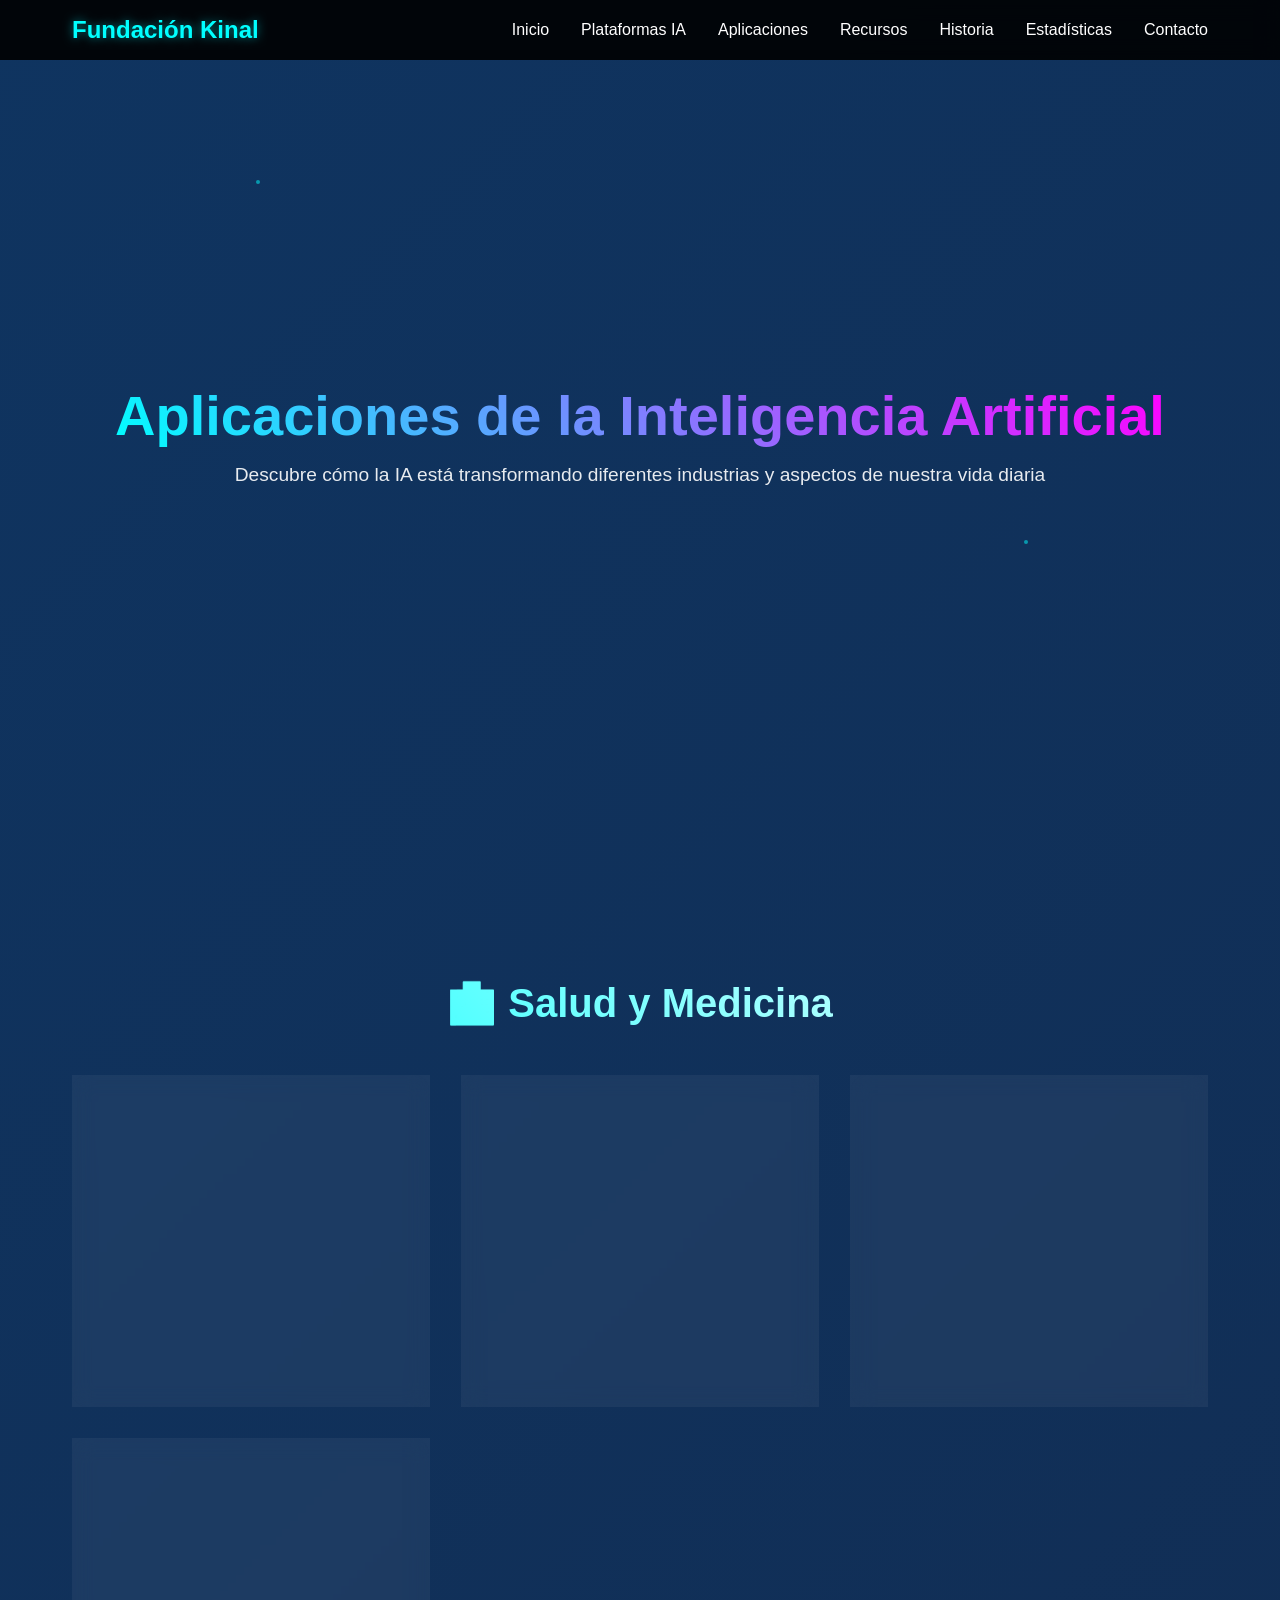
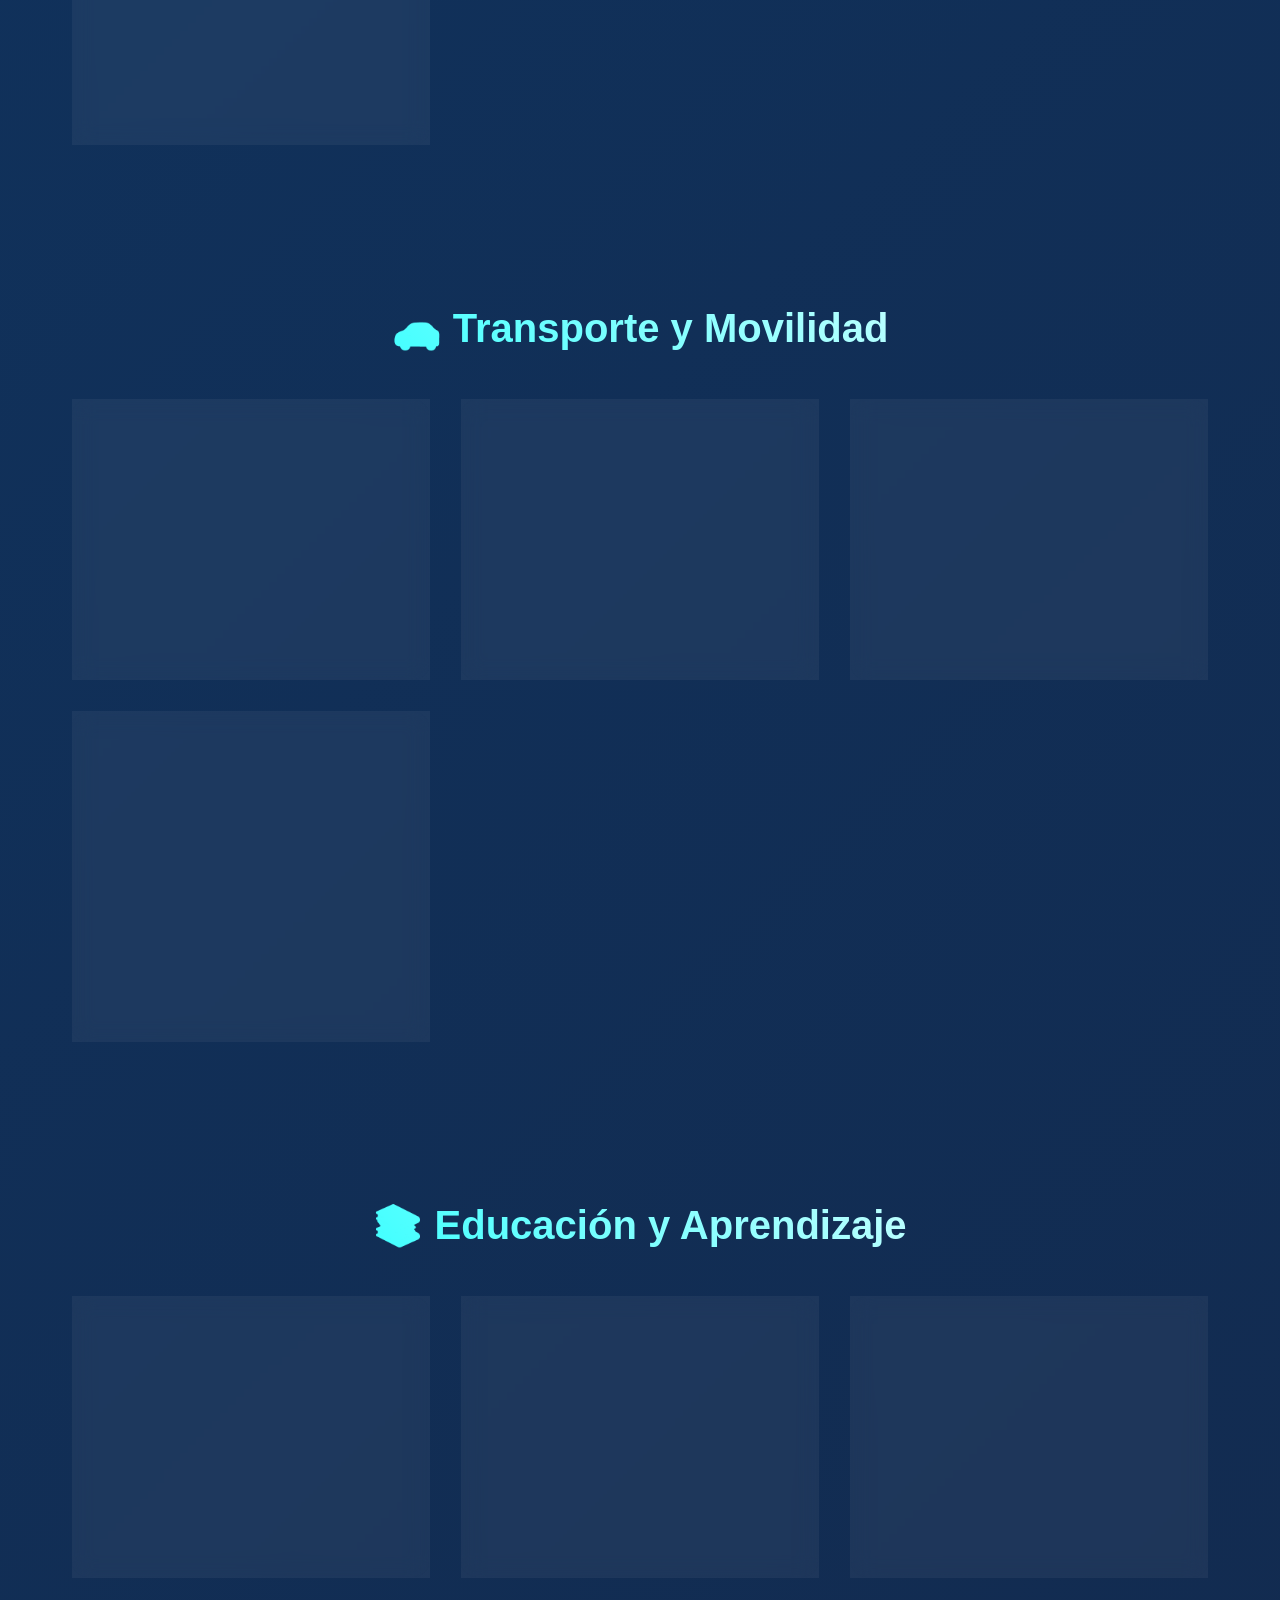
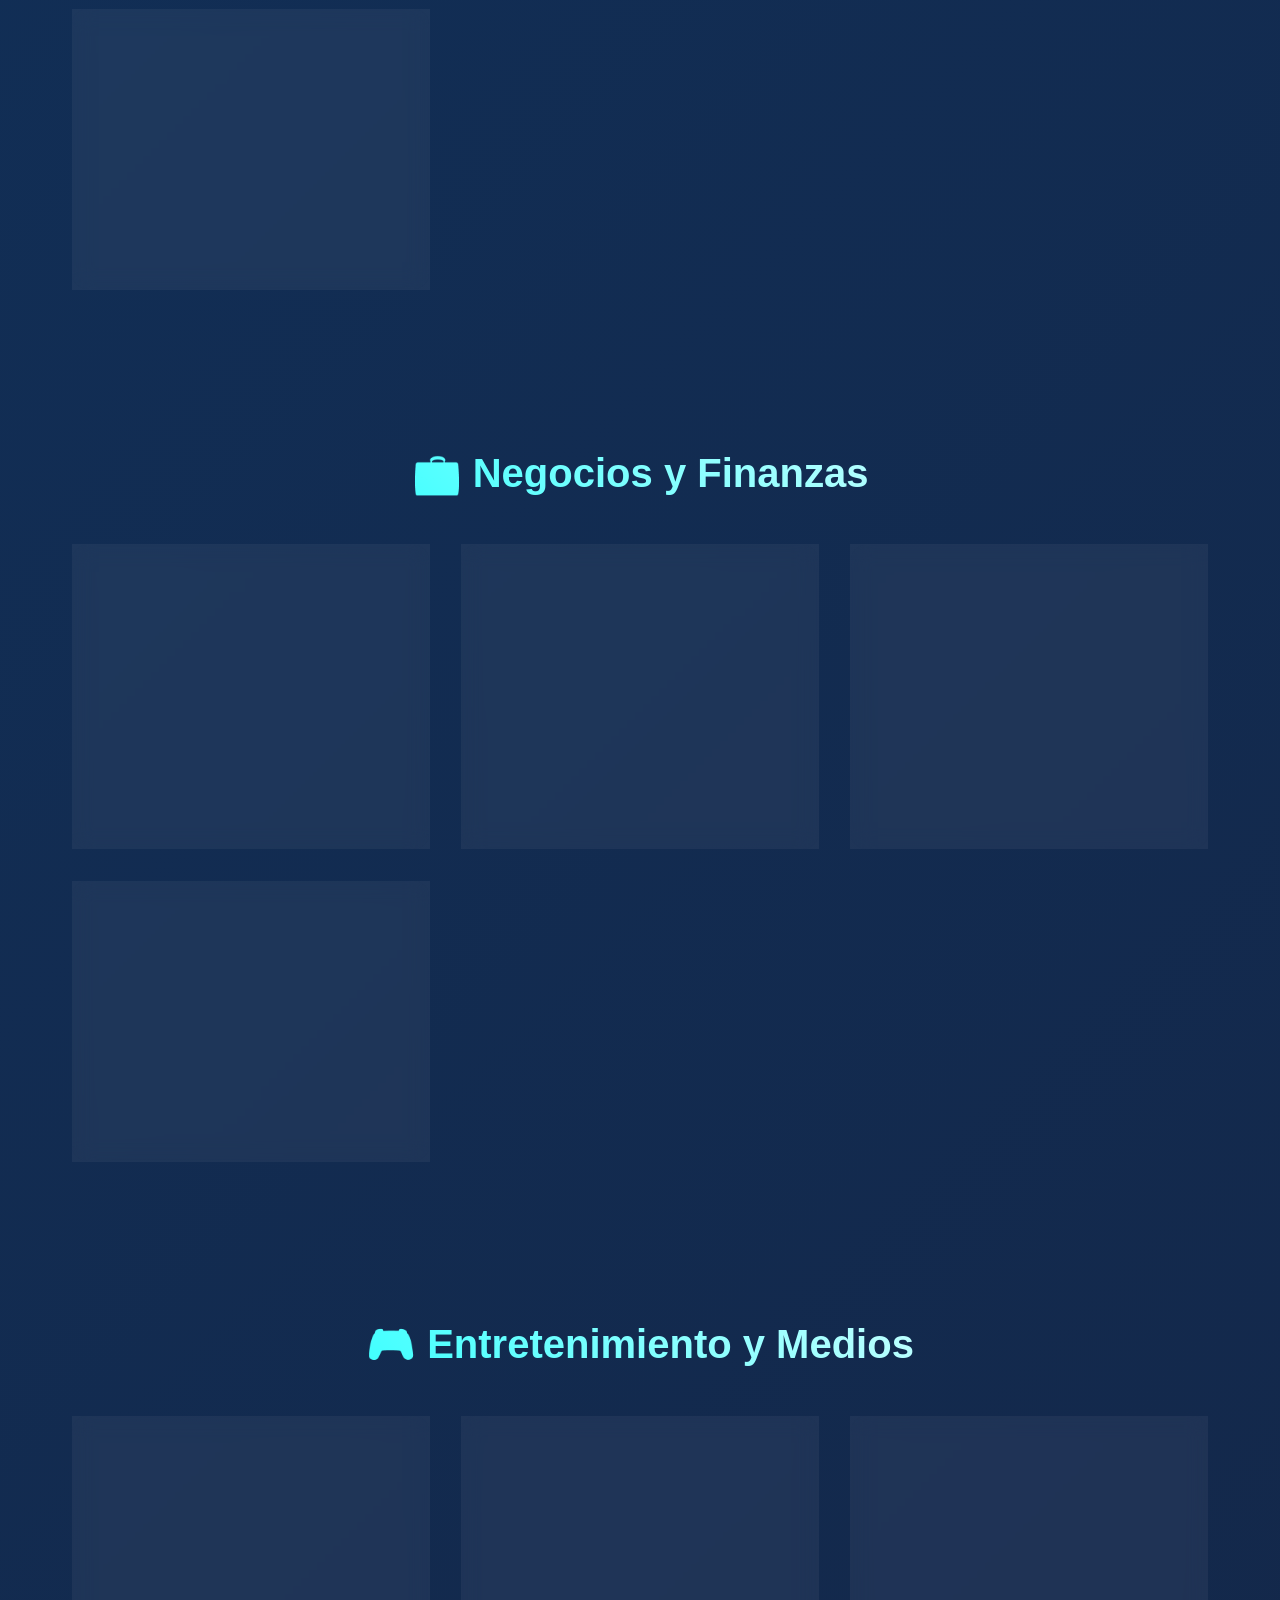
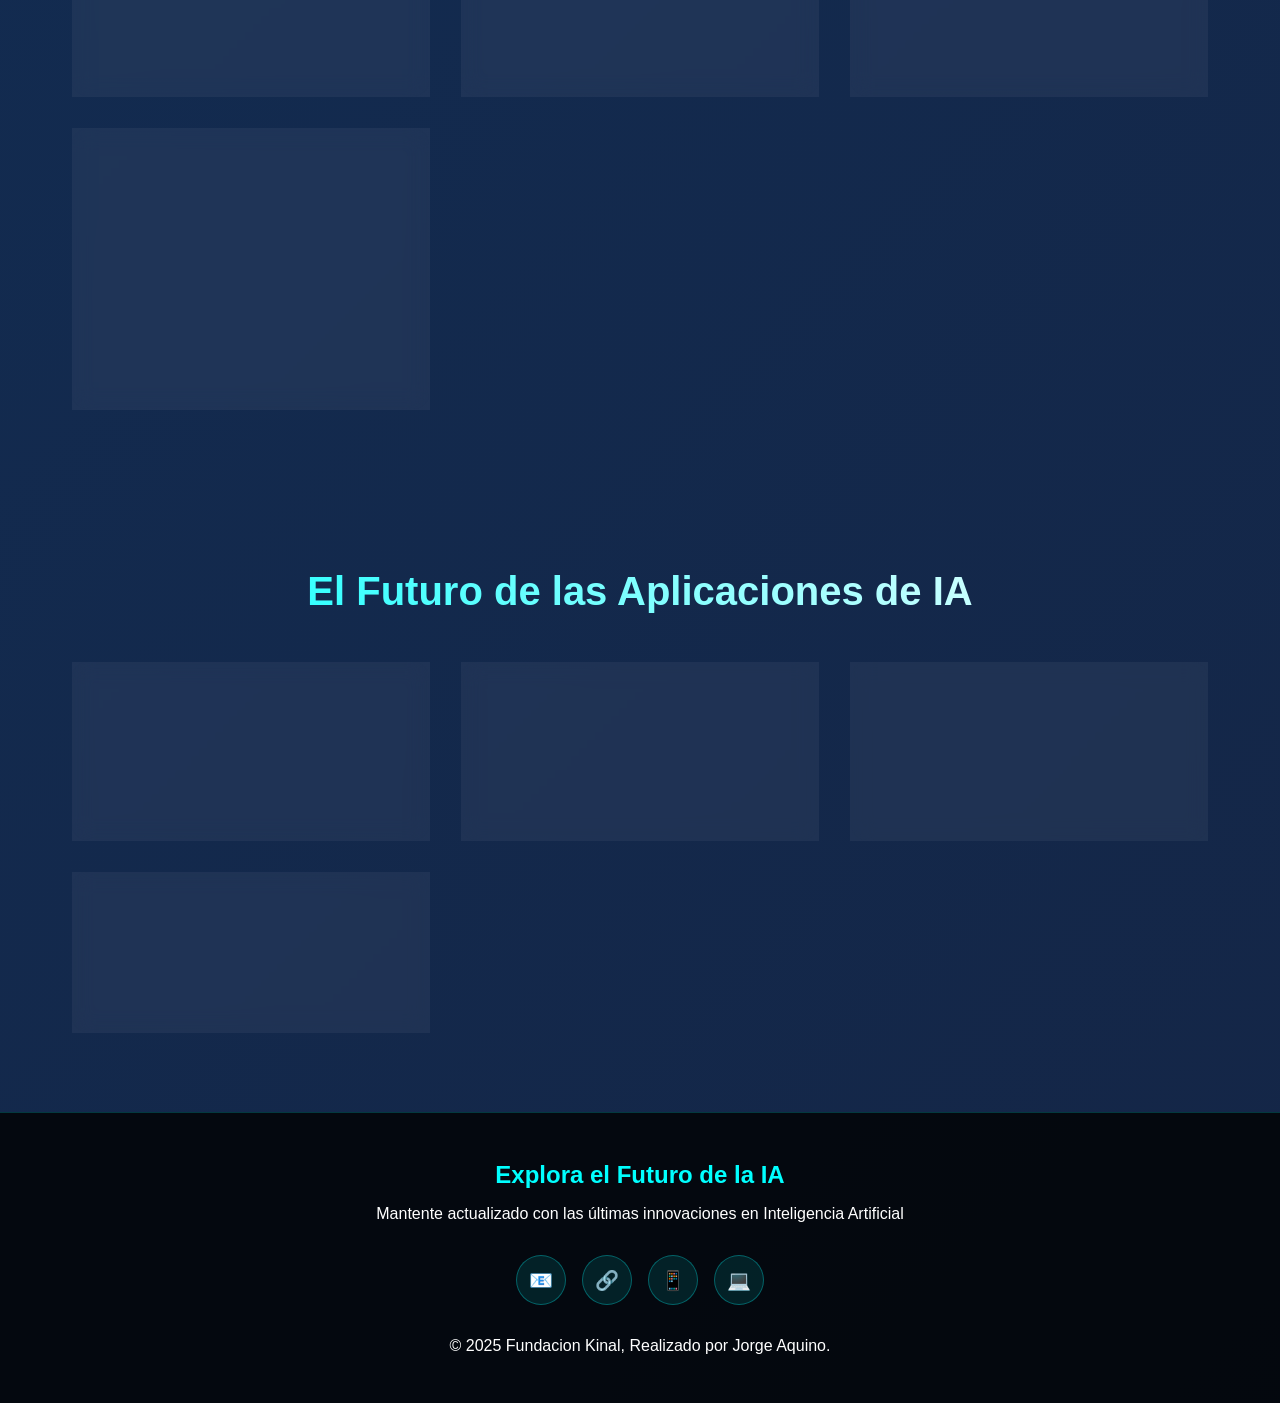
<file: Pagina/PaginaWeb/Index/aplicaciones de ia.html>
<!DOCTYPE html>
<html lang="es">
<head>
    <meta charset="UTF-8">
    <meta name="viewport" content="width=device-width, initial-scale=1.0">
    <title>Aplicaciones de IA - Fundación Kinal</title>
    <link rel="stylesheet" href="../Styles/style.css">
</head>

<body>
    <div class="particulas"></div>

    <nav id="barra-navegacion">
        <div class="contenedor-nav">
            <div class="logotipo">Fundación Kinal</div>
            <ul class="enlaces-nav">
                <li><a href="index.html#inicio" class="activo">Inicio</a></li>
                <li><a href="index.html#plataformas">Plataformas IA</a></li>
                <li><a href="aplicaciones de ia.html">Aplicaciones</a></li>
                <li><a href="recursos de ia.html">Recursos</a></li>
                <li><a href="index.html#historia">Historia</a></li>
                <li><a href="index.html#numeros">Estadísticas</a></li>
                <li><a href="index.html#contacto">Contacto</a></li>
            </ul>
        </div>
    </nav>

    <section class="seccion-principal">
        <div class="contenido-principal">
            <h1>Aplicaciones de la Inteligencia Artificial</h1>
            <p>Descubre cómo la IA está transformando diferentes industrias y aspectos de nuestra vida diaria</p>
        </div>
    </section>

    <section class="tipos-ia" id="aplicaciones-salud">
        <div class="contenedor">
            <h2 class="titulo-seccion">🏥 Salud y Medicina</h2>
            <div class="cuadricula-ia">
                <div class="tarjeta-ia">
                    <div class="icono-ia">🔬</div>
                    <h3>Diagnóstico Médico</h3>
                    <p>La IA puede analizar radiografías, resonancias magnéticas y otros estudios médicos para detectar enfermedades como cáncer, fracturas o anomalías con mayor precisión que los métodos tradicionales.</p>
                </div>
                <div class="tarjeta-ia">
                    <div class="icono-ia">💊</div>
                    <h3>Desarrollo de Medicamentos</h3>
                    <p>Los algoritmos de IA aceleran el descubrimiento de nuevos fármacos, reduciendo el tiempo de investigación de años a meses al predecir qué compuestos serán más efectivos.</p>
                </div>
                <div class="tarjeta-ia">
                    <div class="icono-ia">🤖</div>
                    <h3>Cirugía Robótica</h3>
                    <p>Robots quirúrgicos asistidos por IA realizan operaciones con mayor precisión, reduciendo riesgos y mejorando los tiempos de recuperación de los pacientes.</p>
                </div>
                <div class="tarjeta-ia">
                    <div class="icono-ia">💖</div>
                    <h3>Monitoreo de Salud</h3>
                    <p>Dispositivos wearables con IA monitorean constantemente signos vitales, detectando anomalías cardíacas o patrones que podrían indicar problemas de salud.</p>
                </div>
            </div>
        </div>
    </section>

    <section class="tipos-ia" id="aplicaciones-transporte">
        <div class="contenedor">
            <h2 class="titulo-seccion">🚗 Transporte y Movilidad</h2>
            <div class="cuadricula-ia">
                <div class="tarjeta-ia">
                    <div class="icono-ia">🚙</div>
                    <h3>Vehículos Autónomos</h3>
                    <p>Los autos sin conductor utilizan IA para navegar, detectar obstáculos y tomar decisiones en tiempo real, prometiendo reducir accidentes y mejorar el tráfico.</p>
                </div>
                <div class="tarjeta-ia">
                    <div class="icono-ia">📍</div>
                    <h3>Optimización de Rutas</h3>
                    <p>Aplicaciones como Google Maps y Waze usan IA para encontrar las rutas más rápidas, evitando tráfico y sugiriendo alternativas en tiempo real.</p>
                </div>
                <div class="tarjeta-ia">
                    <div class="icono-ia">🚁</div>
                    <h3>Drones de Entrega</h3>
                    <p>Drones inteligentes pueden entregar paquetes de manera autónoma, especialmente útiles en áreas rurales o para entregas de emergencia médica.</p>
                </div>
                <div class="tarjeta-ia">
                    <div class="icono-ia">🚊</div>
                    <h3>Transporte Público Inteligente</h3>
                    <p>Sistemas de IA optimizan horarios de autobuses y trenes, predicen mantenimiento necesario y mejoran la experiencia del usuario en el transporte público.</p>
                </div>
            </div>
        </div>
    </section>

    <section class="tipos-ia" id="aplicaciones-educacion">
        <div class="contenedor">
            <h2 class="titulo-seccion">📚 Educación y Aprendizaje</h2>
            <div class="cuadricula-ia">
                <div class="tarjeta-ia">
                    <div class="icono-ia">👨‍🏫</div>
                    <h3>Tutores Virtuales</h3>
                    <p>Asistentes de IA proporcionan ayuda personalizada a estudiantes 24/7, adaptándose al ritmo y estilo de aprendizaje de cada persona.</p>
                </div>
                <div class="tarjeta-ia">
                    <div class="icono-ia">📝</div>
                    <h3>Evaluación Automática</h3>
                    <p>Sistemas de IA pueden calificar ensayos, detectar plagio y proporcionar retroalimentación inmediata, liberando tiempo valioso para los educadores.</p>
                </div>
                <div class="tarjeta-ia">
                    <div class="icono-ia">🎯</div>
                    <h3>Aprendizaje Adaptativo</h3>
                    <p>Plataformas educativas ajustan automáticamente el contenido según el progreso del estudiante, identificando áreas donde necesita más práctica.</p>
                </div>
                <div class="tarjeta-ia">
                    <div class="icono-ia">🌍</div>
                    <h3>Traducción Educativa</h3>
                    <p>Herramientas de traducción con IA permiten acceso a contenido educativo en múltiples idiomas, democratizando la educación globalmente.</p>
                </div>
            </div>
        </div>
    </section>

    <section class="tipos-ia" id="aplicaciones-negocios">
        <div class="contenedor">
            <h2 class="titulo-seccion">💼 Negocios y Finanzas</h2>
            <div class="cuadricula-ia">
                <div class="tarjeta-ia">
                    <div class="icono-ia">🛒</div>
                    <h3>Recomendaciones Personalizadas</h3>
                    <p>E-commerce como Amazon usa IA para sugerir productos basados en historial de compras, aumentando ventas y satisfacción del cliente.</p>
                </div>
                <div class="tarjeta-ia">
                    <div class="icono-ia">🔒</div>
                    <h3>Detección de Fraude</h3>
                    <p>Bancos utilizan IA para identificar transacciones sospechosas en tiempo real, protegiendo a clientes de fraudes financieros.</p>
                </div>
                <div class="tarjeta-ia">
                    <div class="icono-ia">📞</div>
                    <h3>Chatbots de Atención</h3>
                    <p>Asistentes virtuales manejan consultas básicas de clientes 24/7, reduciendo costos operativos y mejorando tiempos de respuesta.</p>
                </div>
                <div class="tarjeta-ia">
                    <div class="icono-ia">📈</div>
                    <h3>Análisis Predictivo</h3>
                    <p>IA analiza datos históricos para predecir tendencias de mercado, ayudando a empresas a tomar decisiones estratégicas informadas.</p>
                </div>
            </div>
        </div>
    </section>

    <section class="tipos-ia" id="aplicaciones-entretenimiento">
        <div class="contenedor">
            <h2 class="titulo-seccion">🎮 Entretenimiento y Medios</h2>
            <div class="cuadricula-ia">
                <div class="tarjeta-ia">
                    <div class="icono-ia">🎬</div>
                    <h3>Streaming Inteligente</h3>
                    <p>Netflix y Spotify usan IA para recomendar contenido personalizado, analizando patrones de consumo para mantener a usuarios comprometidos.</p>
                </div>
                <div class="tarjeta-ia">
                    <div class="icono-ia">🎮</div>
                    <h3>NPCs Inteligentes</h3>
                    <p>Videojuegos incorporan IA para crear personajes no jugadores más realistas y desafiantes que se adaptan al estilo de juego del usuario.</p>
                </div>
                <div class="tarjeta-ia">
                    <div class="icono-ia">🎨</div>
                    <h3>Creación de Contenido</h3>
                    <p>IA genera música, arte digital, guiones y efectos especiales, asistiendo a creativos y democratizando la producción de contenido.</p>
                </div>
                <div class="tarjeta-ia">
                    <div class="icono-ia">📺</div>
                    <h3>Edición Automática</h3>
                    <p>Herramientas de IA pueden editar videos automáticamente, crear subtítulos, y optimizar contenido para diferentes plataformas sociales.</p>
                </div>
            </div>
        </div>
    </section>

    <section class="informacion-ia">
        <div class="contenedor">
            <h2 class="titulo-seccion">El Futuro de las Aplicaciones de IA</h2>
            <div class="cuadricula-informacion">
                <div class="tarjeta-informacion">
                    <h3>🌱 Sostenibilidad</h3>
                    <p>La IA ayudará a optimizar el consumo de energía, predecir patrones climáticos y desarrollar soluciones más ecológicas para el planeta.</p>
                </div>
                <div class="tarjeta-informacion">
                    <h3>🏠 Hogares Inteligentes</h3>
                    <p>Nuestros hogares serán cada vez más inteligentes, con IA que aprende nuestros hábitos y automatiza tareas del día a día.</p>
                </div>
                <div class="tarjeta-informacion">
                    <h3>🧬 Medicina Personalizada</h3>
                    <p>Tratamientos médicos completamente personalizados basados en nuestro ADN, historial médico y datos biométricos en tiempo real.</p>
                </div>
                <div class="tarjeta-informacion">
                    <h3>🚀 Exploración Espacial</h3>
                    <p>IA será fundamental para explorar el espacio, controlando naves autónomas y analizando datos de planetas lejanos.</p>
                </div>
            </div>
        </div>
    </section>

    <footer id="contacto">
        <div class="contenido-pie-pagina">
            <h3>Explora el Futuro de la IA</h3>
            <p>Mantente actualizado con las últimas innovaciones en Inteligencia Artificial</p>
            <div class="enlaces-sociales">
                <a href="#" class="enlace-social">📧</a>
                <a href="#" class="enlace-social">🔗</a>
                <a href="#" class="enlace-social">📱</a>
                <a href="#" class="enlace-social">💻</a>
            </div>
            <p>&copy; 2025 Fundacion Kinal, Realizado por Jorge Aquino.</p>
        </div>
    </footer>
</body>
</html>
</file>
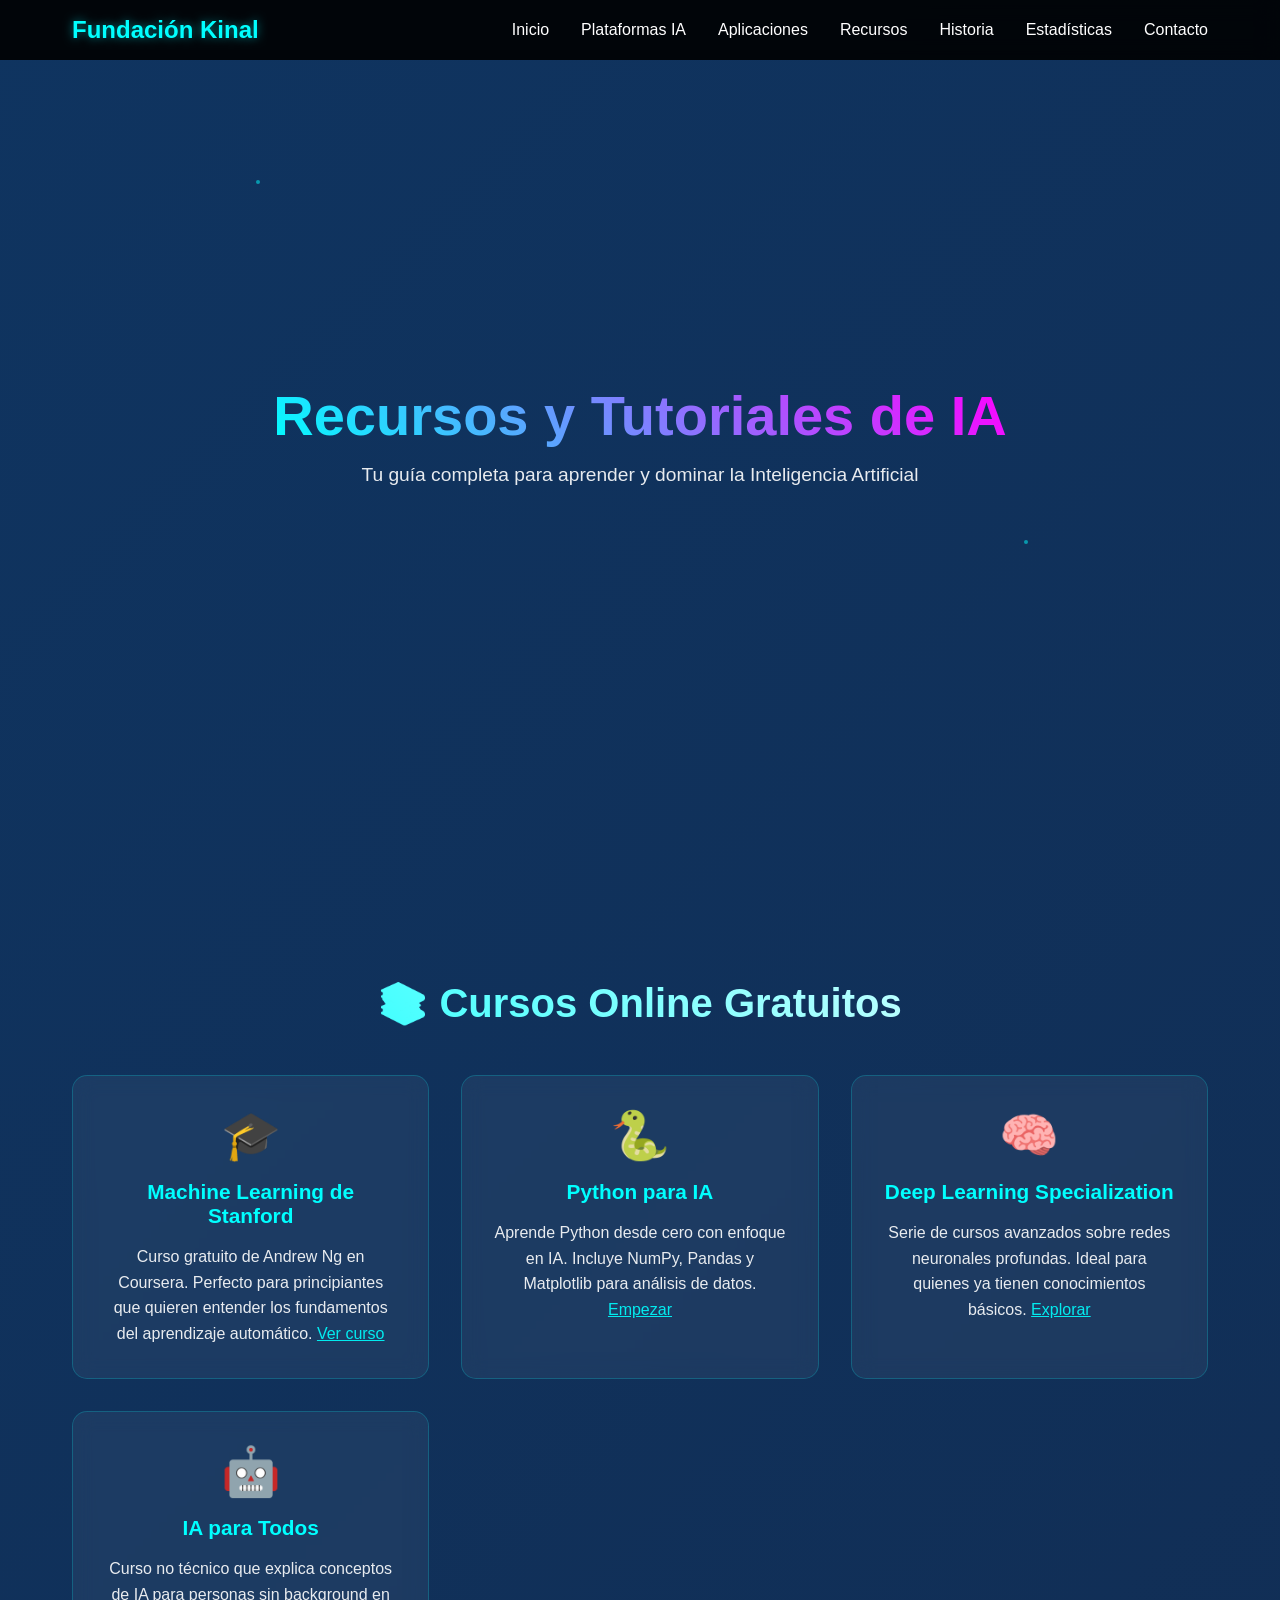
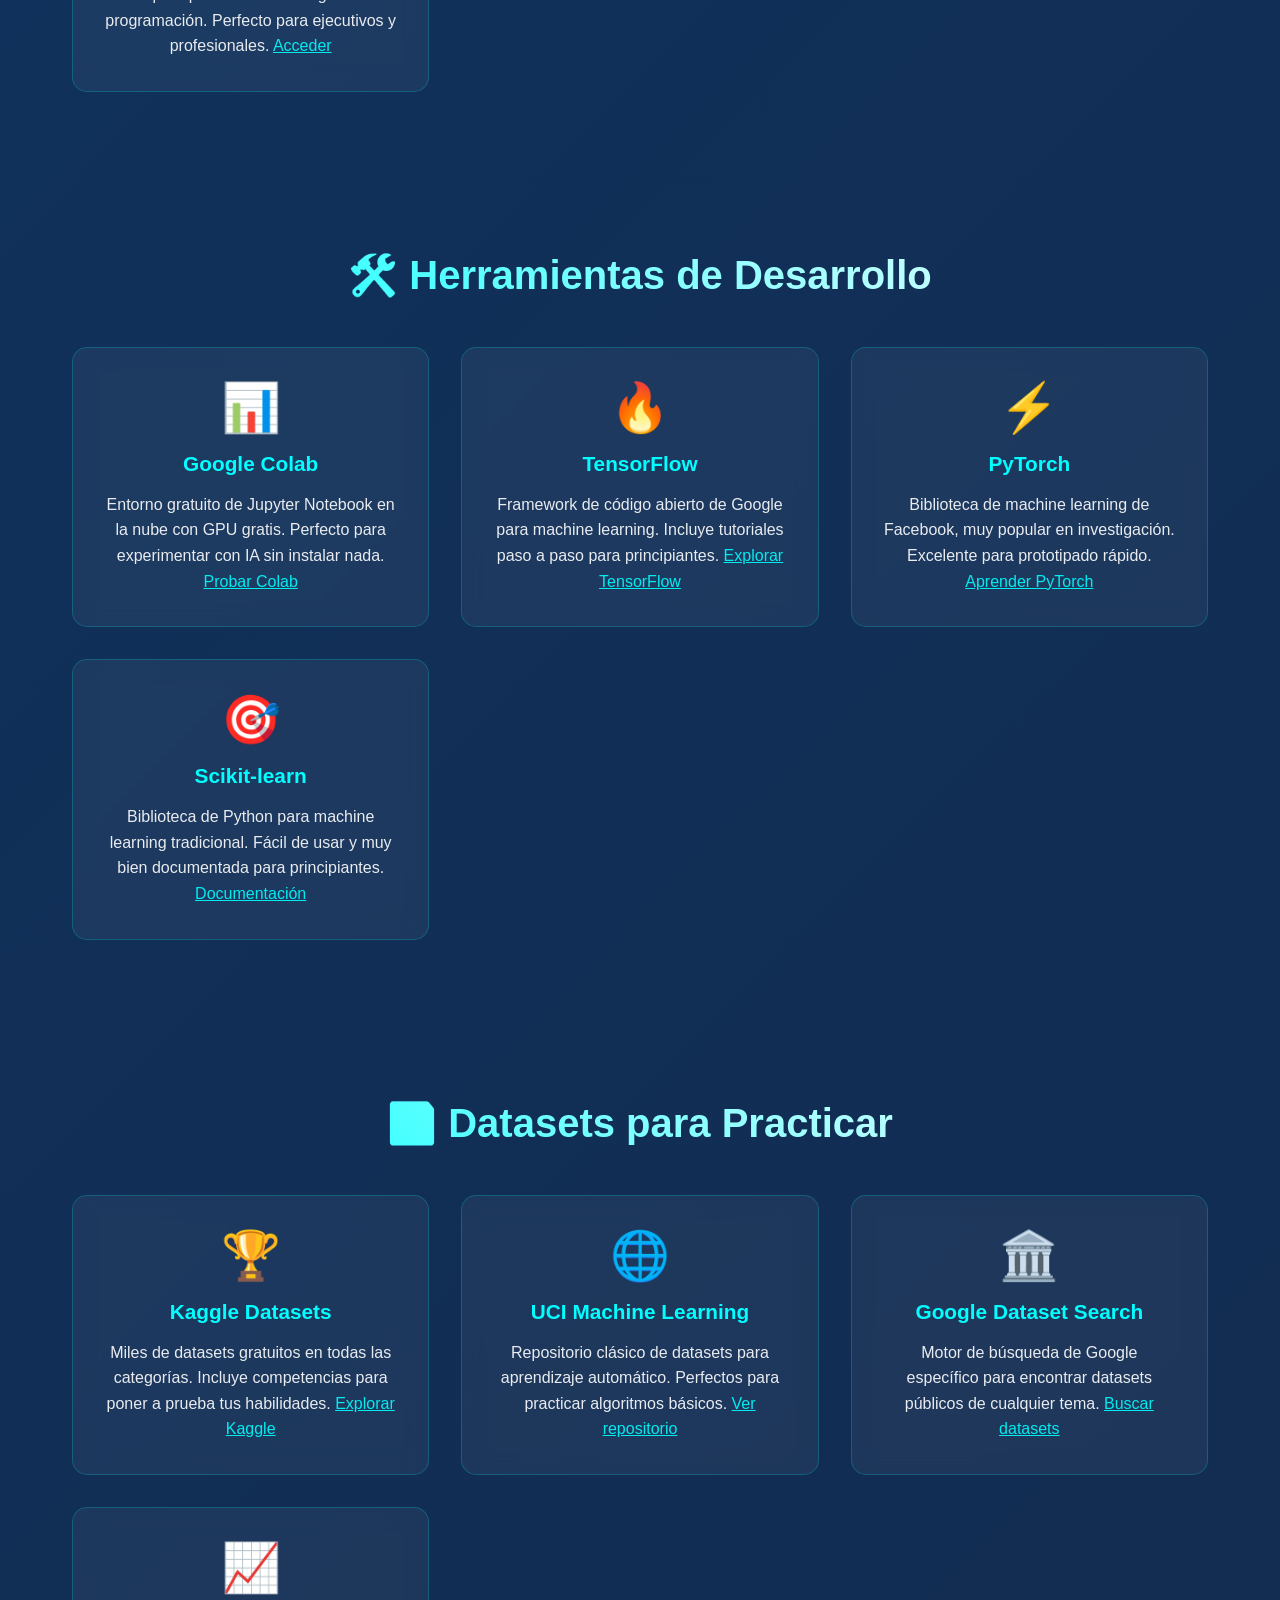
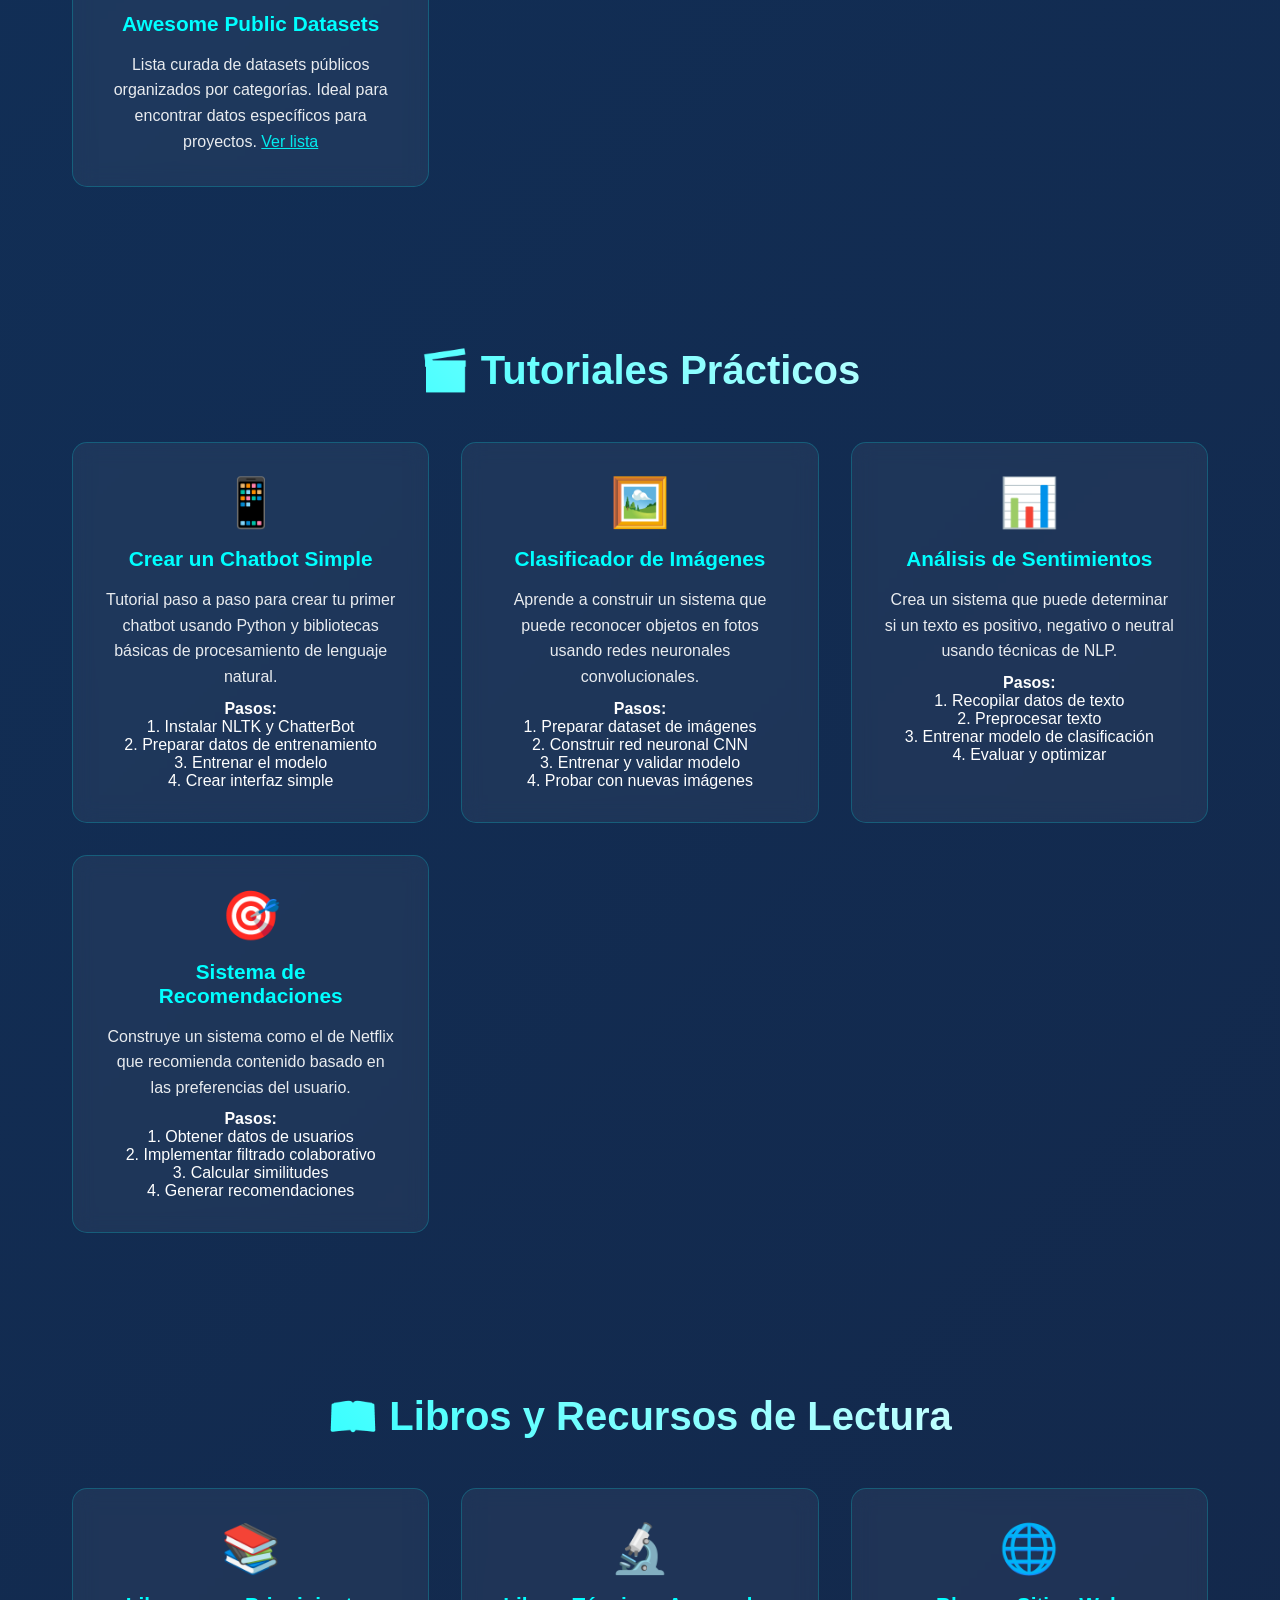
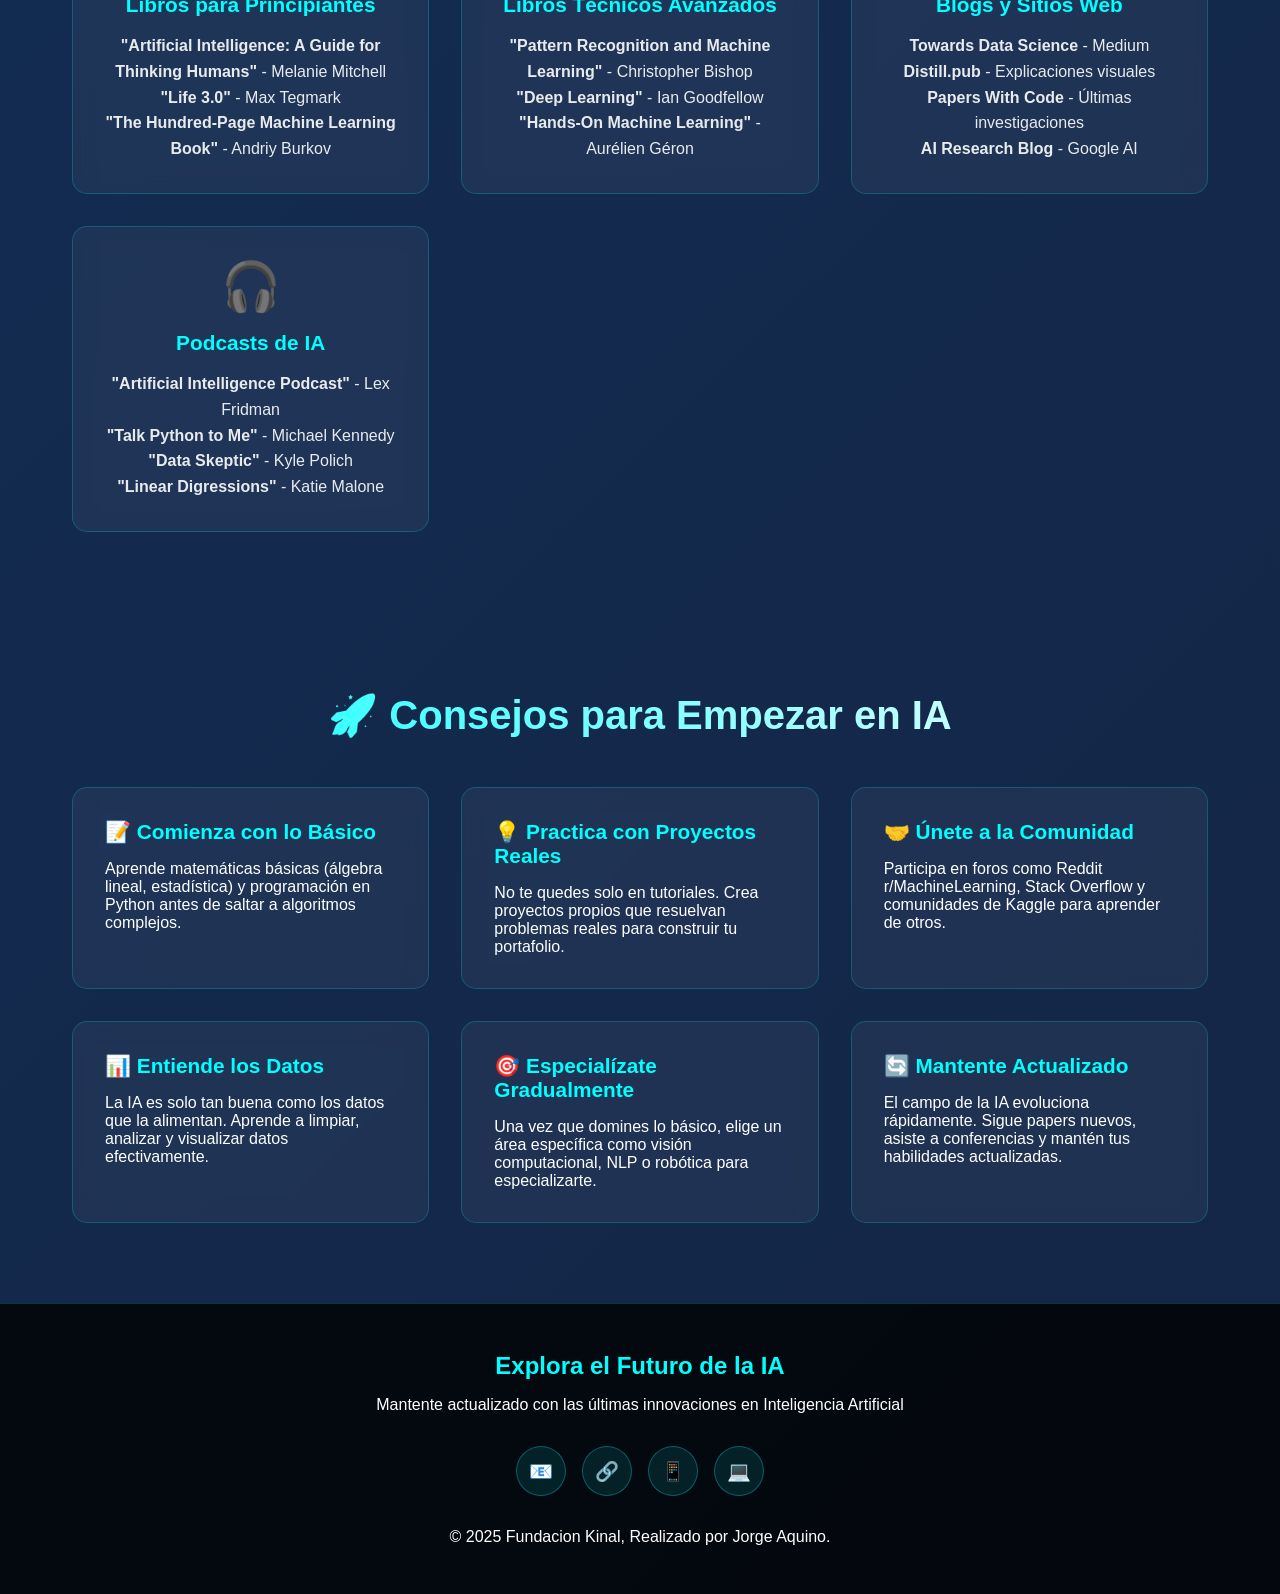
<file: Pagina/PaginaWeb/Index/recursos de ia.html>
<!DOCTYPE html>
<html lang="es">
<head>
    <meta charset="UTF-8">
    <meta name="viewport" content="width=device-width, initial-scale=1.0">
    <title>Recursos de IA - Fundación Kinal</title>
    <link rel="stylesheet" href="../Styles/style.css">
</head>

<body>
    <div class="particulas"></div>

    <nav id="barra-navegacion">
        <div class="contenedor-nav">
            <div class="logotipo">Fundación Kinal</div>
            <ul class="enlaces-nav">
                <li><a href="index.html#inicio" class="activo">Inicio</a></li>
                <li><a href="index.html#plataformas">Plataformas IA</a></li>
                <li><a href="index.html#aplicaciones de ia.html">Aplicaciones</a></li>
                <li><a href="recursos de ia.html">Recursos</a></li>
                <li><a href="index.html#historia">Historia</a></li>
                <li><a href="index.html#numeros">Estadísticas</a></li>
                <li><a href="index.html#contacto">Contacto</a></li>
            </ul>
        </div>
    </nav>

    <section class="seccion-principal">
        <div class="contenido-principal">
            <h1>Recursos y Tutoriales de IA</h1>
            <p>Tu guía completa para aprender y dominar la Inteligencia Artificial</p>
        </div>
    </section>

    <section class="tipos-ia" id="cursos-online">
        <div class="contenedor">
            <h2 class="titulo-seccion">📚 Cursos Online Gratuitos</h2>
            <div class="cuadricula-ia">
                <div class="tarjeta-ia">
                    <div class="icono-ia">🎓</div>
                    <h3>Machine Learning de Stanford</h3>
                    <p>Curso gratuito de Andrew Ng en Coursera. Perfecto para principiantes que quieren entender los fundamentos del aprendizaje automático. <a href="https://www.coursera.org/learn/machine-learning" target="_blank" style="color: #00ffff;">Ver curso</a></p>
                </div>
                <div class="tarjeta-ia">
                    <div class="icono-ia">🐍</div>
                    <h3>Python para IA</h3>
                    <p>Aprende Python desde cero con enfoque en IA. Incluye NumPy, Pandas y Matplotlib para análisis de datos. <a href="https://www.python.org/about/gettingstarted/" target="_blank" style="color: #00ffff;">Empezar</a></p>
                </div>
                <div class="tarjeta-ia">
                    <div class="icono-ia">🧠</div>
                    <h3>Deep Learning Specialization</h3>
                    <p>Serie de cursos avanzados sobre redes neuronales profundas. Ideal para quienes ya tienen conocimientos básicos. <a href="https://www.coursera.org/specializations/deep-learning" target="_blank" style="color: #00ffff;">Explorar</a></p>
                </div>
                <div class="tarjeta-ia">
                    <div class="icono-ia">🤖</div>
                    <h3>IA para Todos</h3>
                    <p>Curso no técnico que explica conceptos de IA para personas sin background en programación. Perfecto para ejecutivos y profesionales. <a href="https://www.coursera.org/learn/ai-for-everyone" target="_blank" style="color: #00ffff;">Acceder</a></p>
                </div>
            </div>
        </div>
    </section>

    <section class="tipos-ia" id="herramientas-desarrollo">
        <div class="contenedor">
            <h2 class="titulo-seccion">🛠️ Herramientas de Desarrollo</h2>
            <div class="cuadricula-ia">
                <div class="tarjeta-ia">
                    <div class="icono-ia">📊</div>
                    <h3>Google Colab</h3>
                    <p>Entorno gratuito de Jupyter Notebook en la nube con GPU gratis. Perfecto para experimentar con IA sin instalar nada. <a href="https://colab.research.google.com/" target="_blank" style="color: #00ffff;">Probar Colab</a></p>
                </div>
                <div class="tarjeta-ia">
                    <div class="icono-ia">🔥</div>
                    <h3>TensorFlow</h3>
                    <p>Framework de código abierto de Google para machine learning. Incluye tutoriales paso a paso para principiantes. <a href="https://www.tensorflow.org/" target="_blank" style="color: #00ffff;">Explorar TensorFlow</a></p>
                </div>
                <div class="tarjeta-ia">
                    <div class="icono-ia">⚡</div>
                    <h3>PyTorch</h3>
                    <p>Biblioteca de machine learning de Facebook, muy popular en investigación. Excelente para prototipado rápido. <a href="https://pytorch.org/" target="_blank" style="color: #00ffff;">Aprender PyTorch</a></p>
                </div>
                <div class="tarjeta-ia">
                    <div class="icono-ia">🎯</div>
                    <h3>Scikit-learn</h3>
                    <p>Biblioteca de Python para machine learning tradicional. Fácil de usar y muy bien documentada para principiantes. <a href="https://scikit-learn.org/" target="_blank" style="color: #00ffff;">Documentación</a></p>
                </div>
            </div>
        </div>
    </section>

    <section class="tipos-ia" id="datasets">
        <div class="contenedor">
            <h2 class="titulo-seccion">💾 Datasets para Practicar</h2>
            <div class="cuadricula-ia">
                <div class="tarjeta-ia">
                    <div class="icono-ia">🏆</div>
                    <h3>Kaggle Datasets</h3>
                    <p>Miles de datasets gratuitos en todas las categorías. Incluye competencias para poner a prueba tus habilidades. <a href="https://www.kaggle.com/datasets" target="_blank" style="color: #00ffff;">Explorar Kaggle</a></p>
                </div>
                <div class="tarjeta-ia">
                    <div class="icono-ia">🌐</div>
                    <h3>UCI Machine Learning</h3>
                    <p>Repositorio clásico de datasets para aprendizaje automático. Perfectos para practicar algoritmos básicos. <a href="https://archive.ics.uci.edu/ml/" target="_blank" style="color: #00ffff;">Ver repositorio</a></p>
                </div>
                <div class="tarjeta-ia">
                    <div class="icono-ia">🏛️</div>
                    <h3>Google Dataset Search</h3>
                    <p>Motor de búsqueda de Google específico para encontrar datasets públicos de cualquier tema. <a href="https://datasetsearch.research.google.com/" target="_blank" style="color: #00ffff;">Buscar datasets</a></p>
                </div>
                <div class="tarjeta-ia">
                    <div class="icono-ia">📈</div>
                    <h3>Awesome Public Datasets</h3>
                    <p>Lista curada de datasets públicos organizados por categorías. Ideal para encontrar datos específicos para proyectos. <a href="https://github.com/awesomedata/awesome-public-datasets" target="_blank" style="color: #00ffff;">Ver lista</a></p>
                </div>
            </div>
        </div>
    </section>

    <section class="tipos-ia" id="tutoriales-practicos">
        <div class="contenedor">
            <h2 class="titulo-seccion">🎬 Tutoriales Prácticos</h2>
            <div class="cuadricula-ia">
                <div class="tarjeta-ia">
                    <div class="icono-ia">📱</div>
                    <h3>Crear un Chatbot Simple</h3>
                    <p>Tutorial paso a paso para crear tu primer chatbot usando Python y bibliotecas básicas de procesamiento de lenguaje natural.</p>
                    <div style="margin-top: 10px;">
                        <strong>Pasos:</strong><br>
                        1. Instalar NLTK y ChatterBot<br>
                        2. Preparar datos de entrenamiento<br>
                        3. Entrenar el modelo<br>
                        4. Crear interfaz simple
                    </div>
                </div>
                <div class="tarjeta-ia">
                    <div class="icono-ia">🖼️</div>
                    <h3>Clasificador de Imágenes</h3>
                    <p>Aprende a construir un sistema que puede reconocer objetos en fotos usando redes neuronales convolucionales.</p>
                    <div style="margin-top: 10px;">
                        <strong>Pasos:</strong><br>
                        1. Preparar dataset de imágenes<br>
                        2. Construir red neuronal CNN<br>
                        3. Entrenar y validar modelo<br>
                        4. Probar con nuevas imágenes
                    </div>
                </div>
                <div class="tarjeta-ia">
                    <div class="icono-ia">📊</div>
                    <h3>Análisis de Sentimientos</h3>
                    <p>Crea un sistema que puede determinar si un texto es positivo, negativo o neutral usando técnicas de NLP.</p>
                    <div style="margin-top: 10px;">
                        <strong>Pasos:</strong><br>
                        1. Recopilar datos de texto<br>
                        2. Preprocesar texto<br>
                        3. Entrenar modelo de clasificación<br>
                        4. Evaluar y optimizar
                    </div>
                </div>
                <div class="tarjeta-ia">
                    <div class="icono-ia">🎯</div>
                    <h3>Sistema de Recomendaciones</h3>
                    <p>Construye un sistema como el de Netflix que recomienda contenido basado en las preferencias del usuario.</p>
                    <div style="margin-top: 10px;">
                        <strong>Pasos:</strong><br>
                        1. Obtener datos de usuarios<br>
                        2. Implementar filtrado colaborativo<br>
                        3. Calcular similitudes<br>
                        4. Generar recomendaciones
                    </div>
                </div>
            </div>
        </div>
    </section>

    <section class="tipos-ia" id="libros-recursos">
        <div class="contenedor">
            <h2 class="titulo-seccion">📖 Libros y Recursos de Lectura</h2>
            <div class="cuadricula-ia">
                <div class="tarjeta-ia">
                    <div class="icono-ia">📚</div>
                    <h3>Libros para Principiantes</h3>
                    <p><strong>"Artificial Intelligence: A Guide for Thinking Humans"</strong> - Melanie Mitchell<br>
                    <strong>"Life 3.0"</strong> - Max Tegmark<br>
                    <strong>"The Hundred-Page Machine Learning Book"</strong> - Andriy Burkov</p>
                </div>
                <div class="tarjeta-ia">
                    <div class="icono-ia">🔬</div>
                    <h3>Libros Técnicos Avanzados</h3>
                    <p><strong>"Pattern Recognition and Machine Learning"</strong> - Christopher Bishop<br>
                    <strong>"Deep Learning"</strong> - Ian Goodfellow<br>
                    <strong>"Hands-On Machine Learning"</strong> - Aurélien Géron</p>
                </div>
                <div class="tarjeta-ia">
                    <div class="icono-ia">🌐</div>
                    <h3>Blogs y Sitios Web</h3>
                    <p><strong>Towards Data Science</strong> - Medium<br>
                    <strong>Distill.pub</strong> - Explicaciones visuales<br>
                    <strong>Papers With Code</strong> - Últimas investigaciones<br>
                    <strong>AI Research Blog</strong> - Google AI</p>
                </div>
                <div class="tarjeta-ia">
                    <div class="icono-ia">🎧</div>
                    <h3>Podcasts de IA</h3>
                    <p><strong>"Artificial Intelligence Podcast"</strong> - Lex Fridman<br>
                    <strong>"Talk Python to Me"</strong> - Michael Kennedy<br>
                    <strong>"Data Skeptic"</strong> - Kyle Polich<br>
                    <strong>"Linear Digressions"</strong> - Katie Malone</p>
                </div>
            </div>
        </div>
    </section>

    <section class="informacion-ia">
        <div class="contenedor">
            <h2 class="titulo-seccion">🚀 Consejos para Empezar en IA</h2>
            <div class="cuadricula-informacion">
                <div class="tarjeta-informacion">
                    <h3>📝 Comienza con lo Básico</h3>
                    <p>Aprende matemáticas básicas (álgebra lineal, estadística) y programación en Python antes de saltar a algoritmos complejos.</p>
                </div>
                <div class="tarjeta-informacion">
                    <h3>💡 Practica con Proyectos Reales</h3>
                    <p>No te quedes solo en tutoriales. Crea proyectos propios que resuelvan problemas reales para construir tu portafolio.</p>
                </div>
                <div class="tarjeta-informacion">
                    <h3>🤝 Únete a la Comunidad</h3>
                    <p>Participa en foros como Reddit r/MachineLearning, Stack Overflow y comunidades de Kaggle para aprender de otros.</p>
                </div>
                <div class="tarjeta-informacion">
                    <h3>📊 Entiende los Datos</h3>
                    <p>La IA es solo tan buena como los datos que la alimentan. Aprende a limpiar, analizar y visualizar datos efectivamente.</p>
                </div>
                <div class="tarjeta-informacion">
                    <h3>🎯 Especialízate Gradualmente</h3>
                    <p>Una vez que domines lo básico, elige un área específica como visión computacional, NLP o robótica para especializarte.</p>
                </div>
                <div class="tarjeta-informacion">
                    <h3>🔄 Mantente Actualizado</h3>
                    <p>El campo de la IA evoluciona rápidamente. Sigue papers nuevos, asiste a conferencias y mantén tus habilidades actualizadas.</p>
                </div>
            </div>
        </div>
    </section>

    <footer id="contacto">
        <div class="contenido-pie-pagina">
            <h3>Explora el Futuro de la IA</h3>
            <p>Mantente actualizado con las últimas innovaciones en Inteligencia Artificial</p>
            <div class="enlaces-sociales">
                <a href="#" class="enlace-social">📧</a>
                <a href="#" class="enlace-social">🔗</a>
                <a href="#" class="enlace-social">📱</a>
                <a href="#" class="enlace-social">💻</a>
            </div>
            <p>&copy; 2025 Fundacion Kinal, Realizado por Jorge Aquino.</p>
        </div>
    </footer>
</body>
</html>
</file>
<file: Kinal Toy's/Styles/styles.css>
@import url('https://fonts.googleapis.com/css2?family=Poppins:wght@300;400;500;600;700&display=swap');

:root {
	--primary-color: #695CFE;
	--background-color: #F5F5F5;
	--dark-color: #151515;
}

html {
	font-size: 62.5%;
	font-family: 'Poppins', sans-serif;
}

* {
	margin: 0;
	padding: 0;
	box-sizing: border-box;
}

/* ********************************** */
/*             UTILIDADES             */
/* ********************************** */
.container {
	max-width: 120rem;
	margin: 0 auto;
}

.heading-1 {
	text-align: center;
	font-weight: 500;
	font-size: 3rem;
}

/* ********************************** */
/*               HEADER               */
/* ********************************** */
.container-hero {
	background-color: var(--background-color);
}

.hero {
	display: flex;
	justify-content: space-between;
	align-items: center;
	padding: 2rem 0;
}

.customer-support {
	display: flex;
	align-items: center;
	gap: 2rem;
}

.customer-support i {
	font-size: 3.3rem;
}

.content-customer-support {
	display: flex;
	flex-direction: column;
}

.container-logo {
	display: flex;
	align-items: center;
	gap: 0.5rem;
}

.container-logo i {
	font-size: 3rem;
}

.container-logo h1 a {
	text-decoration: none;
	color: #000;
	font-size: 3rem;
	text-transform: uppercase;
	letter-spacing: -1px;
}

.container-user {
	display: flex;
	gap: 1rem;
	cursor: pointer;
}

.container-user .fa-user {
	font-size: 3rem;
	color: var(--primary-color);
	padding-right: 2.5rem;
	border-right: 1px solid #e2e2e2;
}

.container-user .fa-basket-shopping {
	font-size: 3rem;
	color: var(--primary-color);
	padding-left: 1rem;
}

.content-shopping-cart {
	display: flex;
	flex-direction: column;
}

/* ************* NAVBAR ************* */
.container-navbar {
	background-color: var(--primary-color);
}

.navbar {
	display: flex;
	justify-content: space-between;
	align-items: center;
	padding: 1rem 0;
}

.navbar .fa-bars {
	display: none;
}

.menu {
	display: flex;
	gap: 2rem;
}

.menu li {
	list-style: none;
}

.menu a {
	text-decoration: none;
	font-size: 1.3rem;
	color: var(--dark-color);
	font-weight: 600;
	text-transform: uppercase;
	position: relative;
}

.menu a::after {
	content: '';
	width: 1.5rem;
	height: 1px;
	background-color: #fff;
	position: absolute;
	bottom: -3px;
	left: 50%;
	transform: translate(-50%, 50%);
	opacity: 0;
	transition: all 0.3s ease;
}

.menu a:hover::after {
	opacity: 1;
}

.menu a:hover {
	color: #fff;
}

.search-form {
	position: relative;
	display: flex;
	align-items: center;
	border: 2px solid #fff;
	border-radius: 2rem;
	background-color: #fff;
	height: 4.4rem;
	overflow: hidden;
}

.search-form input {
	outline: none;
	font-family: inherit;
	border: none;
	width: 25rem;
	font-size: 1.4rem;
	padding: 0 2rem;
	color: #777;
	cursor: pointer;
}

.search-form input::-webkit-search-cancel-button {
	appearance: none;
}

.search-form .btn-search {
	border: none;
	background-color: var(--primary-color);
	display: flex;
	align-items: center;
	justify-content: center;
	height: 100%;
	padding: 1rem;
}

.btn-search i {
	font-size: 2rem;
	color: #fff;
}

/* ********************************** */
/*               BANNER               */
/* ********************************** */
.banner {
	background-image: linear-gradient(100deg, #000000, #00000020),
		url('../Images/banner.jpg');
	height: 60rem;
	background-size: cover;
	background-position: center;
}

.content-banner {
	max-width: 90rem;
	margin: 0 auto;
	padding: 25rem 0;
}

.content-banner p {
	color: var(--primary-color);
	font-size: 1.2rem;
	margin-bottom: 1rem;
	font-weight: 500;
}

.content-banner h2 {
	color: #fff;
	font-size: 3.5rem;
	font-weight: 500;
	line-height: 1.2;
}

.content-banner a {
	margin-top: 2rem;
	text-decoration: none;
	color: #fff;
	background-color: var(--primary-color);
	display: inline-block;
	padding: 1rem 3rem;
	text-transform: uppercase;
	border-radius: 3rem;
}

/* ********************************** */
/*            MAIN CONTENT            */
/* ********************************** */
.main-content {
	background-color: var(--background-color);
}

/* ********************************** */
/*              FEATURES              */
/* ********************************** */
.container-features {
	display: grid;
	grid-template-columns: repeat(4, 1fr);
	gap: 3rem;
	padding: 3rem 0;
}

.card-feature {
	display: flex;
	align-items: center;
	justify-content: center;
	gap: 1.5rem;

	background-color: #fff;
	border-radius: 1rem;
	padding: 1.5rem 0;
}

.card-feature i {
	font-size: 2.7rem;
	color: var(--primary-color);
}

.feature-content {
	display: flex;
	flex-direction: column;
	gap: 0.5rem;
}

.feature-content span {
	font-weight: 700;
	font-size: 1.2rem;
	color: var(--dark-color);
}

.feature-content p {
	color: #777;
	font-weight: 500;
}

/* ********************************** */
/*             CATEGORIES             */
/* ********************************** */

.top-categories {
	display: flex;
	flex-direction: column;
	gap: 2rem;
	margin-bottom: 3rem;
}

.container-categories {
	display: grid;
	grid-template-columns: repeat(3, 1fr);
	gap: 3rem;
}

.card-category {
	height: 20rem;
	display: flex;
	flex-direction: column;
	align-items: center;
	justify-content: center;
	border-radius: 2rem;
	gap: 2rem;
}

.category-moca {
	background-image: linear-gradient(#00000080, #00000080),
		url('../Images/figma-category.jpg');
	background-size: cover;
	background-position: bottom;
	background-repeat: no-repeat;
}

.category-capuchino {
	background-image: linear-gradient(#00000080, #00000080),
		url('../Images/mafex-category.jpg');
	background-size: cover;
	background-position: center;
	background-repeat: no-repeat;
}

.category-expreso {
	background-image: linear-gradient(#00000080, #00000080),
		url('../Images/megahouse-category.jpg');
	background-size: cover;
	background-position: center;
	background-repeat: no-repeat;
}

.card-category p {
	font-size: 2.5rem;
	color: #fff;
	text-transform: capitalize;
	position: relative;
}

.card-category p::after {
	content: '';
	width: 2.5rem;
	height: 2px;
	background-color: #fff;
	position: absolute;
	bottom: -1rem;
	left: 50%;
	transform: translate(-50%, 50%);
}

.card-category span {
	font-size: 1.6rem;
	color: #fff;
	cursor: pointer;
}

.card-category span:hover {
	color: var(--primary-color);
}

/* ********************************** */
/*            TOP PRODUCTS            */
/* ********************************** */
.top-products {
	display: flex;
	flex-direction: column;
	gap: 2rem;
	margin-bottom: 3rem;
}

.container-options {
	display: flex;
	justify-content: center;
	gap: 2rem;
	margin-bottom: 1rem;
}

.container-options span {
	color: #777;
	background-color: #fff;
	padding: 0.7rem 3rem;
	font-size: 1.4rem;
	text-transform: capitalize;
	border-radius: 2rem;
	cursor: pointer;
}

.container-options span:hover {
	background-color: var(--primary-color);
	color: #fff;
}

.container-options span.active {
	background-color: var(--primary-color);
	color: #fff;
}

/* Products */
.container-products {
	display: grid;
	grid-template-columns: repeat(auto-fit, minmax(20rem, 1fr));
	gap: 3rem;
}

.card-product {
	background-color: #fff;
	padding: 2rem 3rem;
	border-radius: 0.5rem;
	cursor: pointer;
	box-shadow: 0 0 2px rgba(0, 0, 0, 0.1);
}

.container-img {
	position: relative;
}

.container-img img {
	width: 100%;
}

.container-img .discount {
	position: absolute;
	left: 0;
	background-color: var(--primary-color);
	color: #fff;
	padding: 2px 1.2rem;
	border-radius: 1rem;
	font-size: 1.2rem;
}

.card-product:hover .discount {
	background-color: #000;
}

.button-group {
	display: flex;
	flex-direction: column;
	gap: 1rem;

	position: absolute;
	top: 0;
	right: -3rem;
	z-index: -1;
	transition: all 0.4s ease;
}

.button-group span {
	border: 1px solid var(--primary-color);
	padding: 0.8rem;

	display: flex;
	align-items: center;
	justify-content: center;
	border-radius: 50%;
	cursor: pointer;
	transition: all 0.4s ease;
}

.button-group span:hover {
	background-color: var(--primary-color);
}

.button-group span i {
	font-size: 1.5rem;
	color: var(--primary-color);
}

.button-group span:hover i {
	color: #fff;
}

.card-product:hover .button-group {
	z-index: 0;
	right: -1rem;
}

.content-card-product {
	display: grid;
	justify-items: center;
	grid-template-columns: 1fr 1fr;
	grid-template-rows: repeat(4, min-content);
	row-gap: 1rem;
}

.stars {
	grid-row: 1/2;
	grid-column: 1/-1;
}

.stars i {
	font-size: 1.3rem;
	color: var(--primary-color);
}

.content-card-product h3 {
	grid-row: 2/3;
	grid-column: 1/-1;

	font-weight: 400;
	font-size: 1.6rem;
	margin-bottom: 1rem;
	cursor: pointer;
}

.content-card-product h3:hover {
	color: var(--primary-color);
}

.add-cart {
	justify-self: start;
	border: 2px solid var(--primary-color);
	padding: 1rem;
	border-radius: 50%;
	cursor: pointer;
	transition: all 0.4s ease;

	display: flex;
	align-items: center;
	justify-content: center;
}

.add-cart:hover {
	background-color: var(--primary-color);
}

.add-cart i {
	font-size: 1.5rem;
	color: var(--primary-color);
}

.add-cart:hover i {
	color: #fff;
}

.content-card-product .price {
	justify-self: end;
	align-self: center;

	font-size: 1.7rem;
	font-weight: 600;
}

.content-card-product .price span {
	font-size: 1.5rem;
	font-weight: 400;
	text-decoration: line-through;
	color: #777;
	margin-left: 0.5rem;
}

/* ********************************** */
/*               GALLERY              */
/* ********************************** */
.gallery {
	display: grid;
	grid-template-columns: repeat(4, 1fr);
	grid-template-rows: repeat(2, 30rem);
	gap: 1.5rem;
	margin-bottom: 3rem;
}

.gallery img {
	width: 100%;
	height: 100%;
	object-fit: cover;
}

.gallery-img-3 {
	grid-column: 2/4;
	grid-row: 1/3;
}

/* ********************************** */
/*              SPECIALS              */
/* ********************************** */
.specials {
	display: flex;
	flex-direction: column;
	gap: 2rem;
	margin-bottom: 3rem;
}

/* ********************************** */
/*                BLOGS               */
/* ********************************** */
.blogs {
	display: flex;
	flex-direction: column;
	gap: 2rem;
}

.container-blogs {
	display: grid;
	grid-template-columns: repeat(3, 1fr);
	gap: 3rem;
}

.card-blog {
	display: flex;
	flex-direction: column;
	gap: 2rem;
}

.card-blog .container-img {
	border-radius: 2rem;
	cursor: pointer;
	position: relative;
	overflow: hidden;
}

.button-group-blog {
	position: absolute;
	bottom: 1.5rem;
	right: -2.5rem;

	display: flex;
	gap: 0.7rem;
	z-index: -1;
	transition: all 0.3s ease;
}

.card-blog:hover .button-group-blog {
	z-index: 0;
	right: 1.5rem;
}

.button-group-blog span {
	background-color: #fff;
	padding: 1rem;
	border-radius: 50%;
	transition: all 0.4s ease;

	display: flex;
	align-items: center;
	justify-content: center;
}

.button-group-blog span i {
	font-size: 1.3rem;
}

.button-group-blog span:hover {
	background-color: var(--primary-color);
}

.button-group-blog span:hover i {
	color: #fff;
}

.content-blog h3 {
	font-size: 1.8rem;
	margin-bottom: 1.7rem;
	color: var(--dark-color);
	font-weight: 500;
}

.content-blog h3:hover {
	color: var(--primary-color);
	cursor: pointer;
}

.content-blog p {
	margin-top: 1rem;
	font-size: 1.4rem;
	color: #777;
}

.content-blog span {
	color: var(--primary-color);
	font-size: 1.3rem;
}

.btn-read-more {
	padding: 1rem 3rem;
	background-color: var(--primary-color);
	color: #fff;
	text-transform: uppercase;
	font-size: 1.4rem;
	border-radius: 2rem;
	margin: 3rem 0 5rem;
	display: inline-block;
	cursor: pointer;
}

.btn-read-more:hover {
	background-color: var(--dark-color);
}

/* ********************************** */
/*               FOOTER               */
/* ********************************** */

.footer {
	background-color: var(--primary-color);
}

.container-footer {
	display: flex;
	flex-direction: column;
	gap: 4rem;
	padding: 3rem;
}

.menu-footer {
	display: grid;
	grid-template-columns: repeat(3, 1fr) 30rem;
	gap: 3rem;
	justify-items: center;
}

.title-footer {
	font-weight: 600;
	font-size: 1.6rem;
	text-transform: uppercase;
}

.contact-info,
.information,
.my-account,
.newsletter {
	display: flex;
	flex-direction: column;
	gap: 2rem;
}

.contact-info ul,
.information ul,
.my-account ul {
	display: flex;
	flex-direction: column;
	gap: 1rem;
}

.contact-info ul li,
.information ul li,
.my-account ul li {
	list-style: none;
	color: #fff;
	font-size: 1.4rem;
	font-weight: 300;
}

.information ul li a,
.my-account ul li a {
	text-decoration: none;
	color: #fff;
	font-weight: 300;
}

.information ul li a:hover,
.my-account ul li a:hover {
	color: var(--dark-color);
}

.social-icons {
	display: flex;
	gap: 1.5rem;
}

.social-icons span {
	border-radius: 50%;
	width: 3rem;
	height: 3rem;

	display: flex;
	align-items: center;
	justify-content: center;
}

.social-icons span i {
	color: #fff;
	font-size: 1.2rem;
}

.facebook {
	background-color: #3b5998;
}

.twitter {
	background-color: #00acee;
}

.youtube {
	background-color: #c4302b;
}

.pinterest {
	background-color: #c8232c;
}

.instagram {
	background: linear-gradient(
		#405de6,
		#833ab4,
		#c13584,
		#e1306c,
		#fd1d1d,
		#f56040,
		#fcaf45
	);
}

.content p {
	font-size: 1.4rem;
	color: #fff;
	font-weight: 300;
}

.content input {
	outline: none;
	background: none;
	border: none;
	border-bottom: 2px solid #d2b495;
	cursor: pointer;
	padding: 0.5rem 0 1.2rem;
	color: var(--dark-color);
	display: block;
	margin-bottom: 3rem;
	margin-top: 2rem;
	width: 100%;
	font-family: inherit;
}

.content input::-webkit-input-placeholder {
	color: #eee;
}

.content button {
	border: none;
	background-color: #000;
	color: #fff;
	text-transform: uppercase;
	padding: 1rem 3rem;
	border-radius: 2rem;
	font-size: 1.4rem;
	font-family: inherit;
	cursor: pointer;
	font-weight: 600;
}

.content button:hover {
	background-color: var(--background-color);
	color: var(--primary-color);
}

.copyright {
	display: flex;
	justify-content: space-between;
	padding-top: 2rem;

	border-top: 1px solid #d2b495;
}

.copyright p {
	font-weight: 400;
	font-size: 1.6rem;
}

/* ********************************** */
/*       MEDIA QUERIES -- 768px       */
/* ********************************** */
@media (max-width: 768px) {
	html {
		font-size: 55%;
	}

	.hero {
		padding: 2rem;
	}

	.customer-support {
		display: none;
	}

	.content-shopping-cart {
		display: none;
	}

	.navbar {
		padding: 1rem 2rem;
	}

	.navbar .fa-bars {
		display: block;
		color: #fff;
		font-size: 3rem;
	}

	.menu {
		display: none;
	}

	.content-banner {
		max-width: 50rem;
		margin: 0 auto;
		padding: 25rem 0;
	}

	.container-features {
		grid-template-columns: repeat(2, 1fr);
		padding: 3rem 2rem;
	}

	.card-feature {
		padding: 2rem;
	}

	.heading-1 {
		font-size: 2.4rem;
	}

	.card-category {
		height: 12rem;
	}

	.card-category p {
		font-size: 2rem;
		text-align: center;
		line-height: 1;
	}

	.card-category span {
		font-size: 1.4rem;
	}

	.container-options {
		align-items: center;
	}

	.container-options span {
		text-align: center;
		padding: 1rem 2rem;
	}

	.container-products {
		grid-template-columns: repeat(auto-fit, minmax(28rem, 1fr));
	}

	.gallery {
		grid-template-rows: repeat(2, 15rem);
	}

	.container-blogs {
		overflow: hidden;
		grid-template-columns: 1fr 1fr;

		height: 52rem;
	}

	.menu-footer {
		grid-template-columns: repeat(2, 1fr);
	}

	.copyright {
		flex-direction: column;
		justify-content: center;
		align-items: center;
		gap: 1.5rem;
	}
}

/* ********************************** */
/*       MEDIA QUERIES -- 468px       */
/* ********************************** */
@media (max-width: 468px) {
	html {
		font-size: 42.5%;
	}

	.content-banner {
		max-width: 50rem;
		padding: 22rem 0;
	}

	.heading-1 {
		font-size: 2.8rem;
	}

	.card-feature {
		flex-direction: column;
		border-radius: 2rem;
	}

	.feature-content {
		align-items: center;
	}

	.feature-content p {
		font-size: 1.4rem;
		text-align: center;
	}

	.feature-content span {
		font-size: 1.6rem;
		text-align: center;
	}

	.container-options span {
		font-size: 1.8rem;
		padding: 1rem 1.5rem;
		font-weight: 500;
	}

	.container-products {
		grid-template-columns: repeat(auto-fit, minmax(25rem, 1fr));
		gap: 1rem;
	}

	.container-img .discount {
		font-size: 2rem;
	}

	.content-card-product h3 {
		font-size: 2.2rem;
	}

	.gallery {
		grid-template-rows: repeat(2, 20rem);
	}

	.blogs {
		padding: 2rem;
	}

	.container-blogs {
		grid-template-columns: 1fr;
		height: 75rem;
	}

	.content-blog h3 {
		font-size: 2.4rem;
	}

	.content-blog span {
		font-size: 1.8rem;
	}

	.content-blog p {
		font-size: 2.2rem;
	}

	.btn-read-more{
		font-size: 1.8rem;
	}

	.contact-info ul,
	.information ul,
	.my-account ul{
		display: none;
	}

	.contact-info {
		align-items: center;
	}

	.menu-footer{
		grid-template-columns: 1fr;
	}

	.content p{
		font-size: 1.6rem;
	}
}
</file>
<file: KinalToys/Styles/Styles.css>
@import url('https://fonts.googleapis.com/css2?family=Open+Sans:wght@400;700&display=swap');

* {
    margin: 0;
    padding: 0;
    box-sizing: border-box;
    text-decoration: none;
    list-style: none;   /*Quitar estido de listados*/
    font-family: 'Open Sans', sans-serif;
    color: white;

}

html {
    scroll-behavior: smooth; /*Para scrollear suavemente si se presiona un boton que lleve a algo de la misma pagina*/
}

body {
    font-family: 'Segoe UI', Tahoma, Geneva, Verdana, sans-serif;
    background-position: center bottom;
    /*Centrar imagen*/
    background-repeat: no-repeat;
    /*Que no se repita la imagen del fondo*/
    background-size: cover;

}

.container {
    max-width: 2000px;
    margin: 0 auto;

}

.header {   /*Encabezado*/
    background-image: linear-gradient(rgba(0, 0, 0, 0.02), rgba(0, 0, 0, 0.7)), url(../Image/FondoWOSC.jpg);
    background-position: center bottom; /*Centrar imagen*/
    background-repeat: no-repeat;    /*Que no se repita la imagen del fondo*/
    background-size: cover;
    min-height: 90vh;
    display: flex;
    align-items: center;    /*pata centrar el contenido*/
}

.menu {
    position: absolute;
    top: 0;
    left: 0;
    right: 0;
    display: flex;
    align-items: center;
    justify-content: space-between;
    /*Para dejar un espacio entre ellos*/
}

.logo {
    color: white;
    font-size: 25px;
    font-weight: 800;
}

.menu .navbar ul li {
    position: relative;
    float: left;
}

.menu .navbar ul li a {
    /*Menu de encabezado*/
    font-size: 18px;
    padding: 20px;
    color: white;
    display: block;
    font-weight: 600;
}

.menu .navbar ul li a:hover {/*Hover para cuando se pase el mouse encima*/
    color: rgb(226, 121, 29);
}

#menu {
    display: none;
}

.menu-icono {
    width: 25px;
}

.menu label {
    cursor: pointer;
    display: none;
}

.header-content {
    text-align: center;
    /*Para centrar todos los elementos*/
}

.header-content h1 {
    font-size: 55px;
    line-height: 80px;/*Tamaño de letra*/
    color: white;
    text-transform: uppercase;/*Para convertir todo texto del titulo en mayuscula*/
    margin-bottom: 80px;
}

.header-content p {
    font-size: 26px;
    color: white;
    padding: 20px 100px;
    margin-bottom: 50px;
    line-height: 1.5;
}

.btn-1 {
    display: inline-block;/*convertir enlace a boton*/
    font-weight: bold;
    padding: 11px 35px;
    background-color: rgb(176, 138, 0);
    color: white;
    text-transform: uppercase;
    font-size: 22px;
}

.btn-1:hover {
    background-color: rgb(223, 176, 8);
    cursor: pointer;
}

.productos {
    padding: 100px 50px;
    position: relative;
    background-image: url(../Image/fondoPC.jpg);
    max-width: 100%;
    background-size: cover;
}

.producto-content{
    text-align: center;
    background-color: rgba(67, 66, 66, 0.7);
    border-radius: 15px;
    padding: 40px 20px;
}

.producto-content h2 {
    margin: 0;
    font-size: 55px;
    line-height: 70px;
    color: white;
    text-transform: uppercase;
    padding: 0 250px;
    margin-bottom: 15px;
}

.txt-p {
    font-size: 25px;
    color: white;
    padding: 0 70px;
    margin-bottom: 35px;
}

/*Que el grupo de imagenes tengan un estilo de catalogo*/
.prod-group {
    display: grid;
    grid-template-columns: repeat(3, 1fr);
    gap: 50px;
    justify-content: center;
    margin-bottom: 50px;
    padding: 0 30px;
}

/*Estilo para cada producto*/
.prod-1 {
    background-color: rgb(171, 199, 222);
    border-radius: 10px;
    overflow: hidden;
    transition: box-shadow 0.3s case;
    text-align: center;
}

.prod-1:hover{
    box-shadow: 0 10px 20px rgba(0, 0, 0, 0.8); /*Para la sombra de la imagen*/
}

/*Para evitar que la imagten se desborde*/
.prod-1 a{
    display: block;
    overflow: hidden;
    border-radius: 10px 10px 0 0;
}

/*Imagen del producto*/
.producto-img {
    width: 100%;
    height: 250px;
    object-fit: cover;
    transition: transform 0.5 ease;
    display: block;
}

.prod-1:hover img{
    transform: scale(1.1);
}

/*Texto del producto*/
.prod-1 h3 {
    color: black;
    font-size: 20px;
    margin-bottom: 14px; /*Espacio de abajo*/
    margin-top: 15px; /*Espacio de arriba*/
}

.prod-1 p {
    color: black;
    font-size: 16px;
    text-align: left;
    margin-left: 15px;
}

.prod-1 h4{
    color: rgb(11, 11, 109);
    font-size: 20px;
    padding: 10px 0;
}

.prod-1 button{ /*Agregar producto*/
    border: none;
    background-color: black;
    color: white;
    padding: 15px;
    cursor: pointer;
    font-size: 20px;
    margin-bottom: 10px;
}

.prod-1 button:hover{
    background-color: rgb(49, 49, 49);
}

/*Parte de informacion*/
.info-empresa{ /*fondo*/
    padding: 100px 100px;
    background-color: black;
    text-align: center;
    min-height: 80vh;
}

.info-empresa h2{ /*Titulo*/
    font-size: 50px;
    margin-bottom: 20px;
    text-transform: uppercase;
    color: mediumturquoise;
}

.info-empresa p{    /*Texto*/
    font-size: 20px;
    max-width: 800px;
    margin: 0 auto 20px;
    line-height: 1.6;
}
</file>
<file: Pagina/PaginaWeb/Styles/style.css>
* {
    margin: 0;
    padding: 0;
    box-sizing: border-box;
}

body {
    font-family: 'Arial', sans-serif;
    background: linear-gradient(-45deg, #0a0a0a, #1a1a2e, #16213e, #0f3460);
    background-size: 400% 400%;
    animation: gradientShift 15s ease infinite;
    color: #ffffff;
    overflow-x: hidden;
}

@keyframes gradientShift {
    0% { background-position: 0% 50%; }
    50% { background-position: 100% 50%; }
    100% { background-position: 0% 50%; }
}


.particulas {
    position: fixed;
    top: 0;
    left: 0;
    width: 100%;
    height: 100%;
    pointer-events: none;
    z-index: 1;
}

.particulas::before,
.particulas::after {
    content: '';
    position: absolute;
    width: 4px;
    height: 4px;
    background: rgba(0, 255, 255, 0.5);
    border-radius: 50%;
    animation: float 6s ease-in-out infinite;
}

.particulas::before {
    top: 20%;
    left: 20%;
    animation-delay: 0s;
}

.particulas::after {
    top: 60%;
    left: 80%;
    animation-delay: 3s;
}

@keyframes float {
    0%, 100% { transform: translateY(0px) translateX(0px); opacity: 0.3; }
    25% { transform: translateY(-20px) translateX(10px); opacity: 1; }
    50% { transform: translateY(-40px) translateX(-10px); opacity: 0.7; }
    75% { transform: translateY(-20px) translateX(20px); opacity: 1; }
}

.imagen-linea-tiempo {
    width: 300px;
    height: 200px;
    object-fit: cover;
    border-radius: 8px;
    margin-bottom: 15px;
}


#barra-navegacion {
    position: fixed;
    top: 0;
    width: 100%;
    background: rgba(0, 0, 0, 0.9);
    backdrop-filter: blur(10px);
    z-index: 1000;
    transition: all 0.3s ease;
    padding: 1rem 0;
}

.contenedor-nav {
    max-width: 1200px;
    margin: 0 auto;
    display: flex;
    justify-content: space-between;
    align-items: center;
    padding: 0 2rem;
}

.logotipo {
    font-size: 1.5rem;
    font-weight: bold;
    color: #00ffff;
    text-shadow: 0 0 10px rgba(0, 255, 255, 0.5);
}

.enlaces-nav {
    display: flex;
    list-style: none;
    gap: 2rem;
}

.enlaces-nav a {
    color: #ffffff;
    text-decoration: none;
    transition: all 0.3s ease;
    position: relative;
}

.enlaces-nav a:hover {
    color: #00ffff;
    text-shadow: 0 0 5px rgba(0, 255, 255, 0.5);
}

.enlaces-nav a::after {
    content: '';
    position: absolute;
    bottom: -5px;
    left: 0;
    width: 0;
    height: 2px;
    background: #00ffff;
    transition: width 0.3s ease;
}

.enlaces-nav a:hover::after {
    width: 100%;
}


.seccion-principal {
    height: 100vh;
    display: flex;
    align-items: center;
    justify-content: center;
    text-align: center;
    position: relative;
    z-index: 2;
}

.contenido-principal {
    animation: fadeInUp 1s ease-out;
}

.seccion-principal h1 {
    font-size: 3.5rem;
    margin-bottom: 1rem;
    background: linear-gradient(45deg, #00ffff, #ff00ff);
    -webkit-background-clip: text;
    -webkit-text-fill-color: transparent;
    background-clip: text;
    animation: glow 2s ease-in-out infinite alternate;
}

@keyframes glow {
    from { text-shadow: 0 0 20px rgba(0, 255, 255, 0.5); }
    to { text-shadow: 0 0 30px rgba(255, 0, 255, 0.8); }
}

.seccion-principal p {
    font-size: 1.2rem;
    margin-bottom: 2rem;
    opacity: 0.9;
}

.boton-principal {
    display: inline-block;
    padding: 15px 30px;
    background: linear-gradient(45deg, #00ffff, #ff00ff);
    color: white;
    text-decoration: none;
    border-radius: 30px;
    font-weight: bold;
    transition: all 0.3s ease;
    position: relative;
    overflow: hidden;
}

.boton-principal::before {
    content: '';
    position: absolute;
    top: 0;
    left: -100%;
    width: 100%;
    height: 100%;
    background: linear-gradient(90deg, transparent, rgba(255, 255, 255, 0.2), transparent);
    transition: left 0.5s;
}

.boton-principal:hover::before {
    left: 100%;
}

.boton-principal:hover {
    transform: translateY(-3px);
    box-shadow: 0 10px 20px rgba(0, 255, 255, 0.3);
}


.contenedor {
    max-width: 1200px;
    margin: 0 auto;
    padding: 0 2rem;
}


section {
    padding: 5rem 0;
    position: relative;
    z-index: 2;
}

.titulo-seccion {
    text-align: center;
    font-size: 2.5rem;
    margin-bottom: 3rem;
    background: linear-gradient(45deg, #00ffff, #ffffff);
    -webkit-background-clip: text;
    -webkit-text-fill-color: transparent;
    background-clip: text;
    animation: fadeInUp 1s ease-out;
}

.cuadricula-ia {
    display: grid;
    grid-template-columns: repeat(auto-fit, minmax(300px, 1fr));
    gap: 2rem;
    margin-top: 3rem;
}

.tarjeta-ia {
    background: rgba(255, 255, 255, 0.05);
    backdrop-filter: blur(10px);
    border: 1px solid rgba(0, 255, 255, 0.2);
    border-radius: 15px;
    padding: 2rem;
    text-align: center;
    transition: all 0.3s ease;
    position: relative;
    overflow: hidden;
    animation: fadeInUp 1s ease-out;
}

.tarjeta-ia::before {
    content: '';
    position: absolute;
    top: 0;
    left: 0;
    right: 0;
    bottom: 0;
    background: linear-gradient(45deg, rgba(0, 255, 255, 0.1), rgba(255, 0, 255, 0.1));
    opacity: 0;
    transition: opacity 0.3s ease;
}

.tarjeta-ia:hover::before {
    opacity: 1;
}

.tarjeta-ia:hover {
    transform: translateY(-10px) scale(1.02);
    border-color: #00ffff;
    box-shadow: 0 20px 40px rgba(0, 255, 255, 0.2);
}

.icono-ia {
    font-size: 3rem;
    margin-bottom: 1rem;
    display: block;
}

.tarjeta-ia h3 {
    color: #00ffff;
    margin-bottom: 1rem;
    font-size: 1.3rem;
}

.tarjeta-ia p {
    line-height: 1.6;
    opacity: 0.9;
}


.contenedor-linea-tiempo {
    position: relative;
    max-width: 800px;
    margin: 0 auto;
}

.linea-tiempo-vertical {
    position: absolute;
    left: 50%;
    top: 0;
    bottom: 0;
    width: 2px;
    background: linear-gradient(to bottom, #00ffff, #ff00ff);
    transform: translateX(-50%);
}

.elemento-linea-tiempo {
    position: relative;
    margin: 3rem 0;
    animation: fadeInUp 1s ease-out;
}

.elemento-linea-tiempo:nth-child(odd) .contenido-linea-tiempo {
    margin-right: 60%;
    text-align: right;
}

.elemento-linea-tiempo:nth-child(even) .contenido-linea-tiempo {
    margin-left: 60%;
    text-align: left;
}

.contenido-linea-tiempo {
    background: rgba(255, 255, 255, 0.05);
    backdrop-filter: blur(10px);
    border: 1px solid rgba(0, 255, 255, 0.2);
    border-radius: 10px;
    padding: 1.5rem;
    transition: all 0.3s ease;
}

.contenido-linea-tiempo:hover {
    transform: scale(1.05);
    border-color: #00ffff;
    box-shadow: 0 10px 20px rgba(0, 255, 255, 0.2);
}

.punto-linea-tiempo {
    position: absolute;
    left: 50%;
    top: 50%;
    width: 15px;
    height: 15px;
    background: #00ffff;
    border-radius: 50%;
    transform: translate(-50%, -50%);
    box-shadow: 0 0 0 4px rgba(0, 0, 0, 0.8), 0 0 20px rgba(0, 255, 255, 0.5);
    animation: pulse 2s infinite;
}

@keyframes pulse {
    0% { box-shadow: 0 0 0 4px rgba(0, 0, 0, 0.8), 0 0 20px rgba(0, 255, 255, 0.5); }
    50% { box-shadow: 0 0 0 8px rgba(0, 0, 0, 0.8), 0 0 30px rgba(0, 255, 255, 0.8); }
    100% { box-shadow: 0 0 0 4px rgba(0, 0, 0, 0.8), 0 0 20px rgba(0, 255, 255, 0.5); }
}

.elemento-linea-tiempo h3 {
    color: #00ffff;
    margin-bottom: 0.5rem;
}


.cuadricula-informacion {
    display: grid;
    grid-template-columns: repeat(auto-fit, minmax(300px, 1fr));
    gap: 2rem;
}

.tarjeta-informacion {
    background: rgba(255, 255, 255, 0.05);
    backdrop-filter: blur(10px);
    border: 1px solid rgba(0, 255, 255, 0.2);
    border-radius: 15px;
    padding: 2rem;
    transition: all 0.3s ease;
    animation: fadeInUp 1s ease-out;
}

.tarjeta-informacion:hover {
    transform: translateY(-10px);
    border-color: #00ffff;
    box-shadow: 0 20px 40px rgba(0, 255, 255, 0.2);
}

.tarjeta-informacion h3 {
    color: #00ffff;
    margin-bottom: 1rem;
    font-size: 1.3rem;
}

/* Estadísticas */
.cuadricula-estadisticas {
    display: grid;
    grid-template-columns: repeat(auto-fit, minmax(200px, 1fr));
    gap: 2rem;
}

.tarjeta-estadistica {
    background: rgba(255, 255, 255, 0.05);
    backdrop-filter: blur(10px);
    border: 1px solid rgba(0, 255, 255, 0.2);
    border-radius: 15px;
    padding: 2rem;
    text-align: center;
    transition: all 0.3s ease;
    animation: fadeInUp 1s ease-out;
}

.tarjeta-estadistica:hover {
    transform: translateY(-10px) scale(1.05);
    border-color: #00ffff;
    box-shadow: 0 20px 40px rgba(0, 255, 255, 0.2);
}

.numero-estadistica {
    font-size: 3rem;
    font-weight: bold;
    color: #00ffff;
    margin-bottom: 0.5rem;
    text-shadow: 0 0 10px rgba(0, 255, 255, 0.5);
    animation: countUp 2s ease-out;
}

@keyframes countUp {
    from { transform: scale(0); opacity: 0; }
    to { transform: scale(1); opacity: 1; }
}

.etiqueta-estadistica {
    opacity: 0.9;
    line-height: 1.4;
}


footer {
    background: rgba(0, 0, 0, 0.8);
    text-align: center;
    padding: 3rem 0;
    border-top: 1px solid rgba(0, 255, 255, 0.2);
}

.contenido-pie-pagina h3 {
    color: #00ffff;
    margin-bottom: 1rem;
    font-size: 1.5rem;
}

.enlaces-sociales {
    margin: 2rem 0;
    display: flex;
    justify-content: center;
    gap: 1rem;
}

.enlace-social {
    display: inline-block;
    width: 50px;
    height: 50px;
    background: rgba(0, 255, 255, 0.1);
    border: 1px solid rgba(0, 255, 255, 0.3);
    border-radius: 50%;
    display: flex;
    align-items: center;
    justify-content: center;
    text-decoration: none;
    font-size: 1.2rem;
    transition: all 0.3s ease;
}

.enlace-social:hover {
    background: rgba(0, 255, 255, 0.2);
    border-color: #00ffff;
    transform: translateY(-3px);
    box-shadow: 0 10px 20px rgba(0, 255, 255, 0.2);
}


@keyframes fadeInUp {
    from {
        opacity: 0;
        transform: translateY(30px);
    }
    to {
        opacity: 1;
        transform: translateY(0);
    }
}


@media (max-width: 768px) {
    .seccion-principal h1 {
        font-size: 2.5rem;
    }
    
    .enlaces-nav {
        flex-direction: column;
        gap: 1rem;
    }
    
    .contenedor-nav {
        flex-direction: column;
        gap: 1rem;
    }
    
    .elemento-linea-tiempo:nth-child(odd) .contenido-linea-tiempo,
    .elemento-linea-tiempo:nth-child(even) .contenido-linea-tiempo {
        margin: 0 0 0 30px;
        text-align: left;
    }
    
    .linea-tiempo-vertical {
        left: 15px;
    }
    
    .punto-linea-tiempo {
        left: 15px;
    }
}


html {
    scroll-behavior: smooth;
}


a[style*="color: #00ffff"] {
    position: relative;
    transition: all 0.3s ease;
}

a[style*="color: #00ffff"]:hover {
    text-shadow: 0 0 10px rgba(0, 255, 255, 0.8);
}
</file>
<file: Styles/Styles.css>
* {
    margin: 0;
    padding: 0;
    box-sizing: border-box;
}

body {
    font-family: 'Segoe UI', Tahoma, Geneva, Verdana, sans-serif;
    background-color: #f5f5f5;
    color: #333;
    
    line-height: 1.6;
}

.Titulo {
    color: #1a1a1a;
    font-size: 28px;
    margin-bottom: 20px;
    text-align: center;
}

img {
    display: block;
    margin: 0 auto 20px auto;
    max-width: 100%;
    height: auto;
    border-radius: 12px;
    box-shadow: 0 4px 12px rgba(0,0,0,0.15);
}

ul {
    max-width: 700px;
    margin: 0 auto;
}

ul li {
    margin-bottom: 10px;
    font-size: 18px;
}
</file>
<file: KinalToys/Styles/Contacto.css>
/*Estilos 'globales/generales' de la pagina*/
@import url('https://fonts.googleapis.com/css2?family=Open+Sans:wght@400;700&display=swap');

* {
    margin: 0;
    padding: 0;
    box-sizing: border-box;
    font-family: 'Open Sans', sans-serif;
}

body {
    background-image: linear-gradient(rgba(0, 1, 0.20, 0.1), rgba(0, 0, 0, 0.5)), url(../Image/Contacto.jpg);
    background-size: cover;
    min-height: 100vh;
    display: flex;
    justify-content: center;
    align-items: center;
    color: white;
}

/*Ventana/contenedor modal*/
.modal {
    position: fixed;
    top: 0;
    left: 0;
    width: 100vw;
    height: 100vh;
    display: flex;    /*Para que se ordene de forma lineal*/
    justify-content: center;
    align-items: center;
}

.modal-container {/*contenedor de todo*/
    padding: 32px;
    position: relative;
    width: 90%;
    max-width: 600px;
    background-color:rgb(28, 60, 55);
    text-align: center;
    border-radius: 10px;
}

.modal-container .title{
    font-size: 32px;
    margin-bottom: 16px;
    font-weight: 700;
}

.modal-container .paragraph{
    margin-bottom: 16px;
    line-height: 1.5;
}

.modal-container .info-contacto{
    text-align: left;
    margin-top: 16px;
}

/*para el formulario*/
.modal-container form{
    margin-top: 24px;
    text-align: left;
}

.modal-container .campo, .modal-container textarea{
    width: 100%;
    padding: 12px;
    margin-bottom: 1px solid white;
    border-radius: 4px;
    resize: none;
    margin-top: 8px;/*espacio entre los espacios de texto*/
}

.modal-container .btn-enviar{
    background-color:rgb(19, 50, 208);
    margin-bottom: 24px;/*espacio hacia abajo del boton*/
    color: white;
    padding: 16px 20px;
    border: none;
    border-radius: 24px;
    cursor: pointer;
    font-weight: bold;
    width: 100%;
    font-size: 16px;
    margin-top:24PX;/*Espacio separado de arriba*/
}

.modal-container .btn-enviar:hover{
    background-color: rgb(51, 75, 198);
}

/*Para el boton de cerrar*/
.modal-container .close{
    position: absolute;
    top: 10px;
    right: 15px;
    font-size: 32px;
    text-decoration: none;
    color:brown;
    font-weight: bold;
}
.modal-container a{
    transform: opacity 0.5s ease;
}
</file>
<file: KinalToys/Styles/Productos.css>
/*Estilos 'globales/generales' de la pagina*/
*{
    margin: 0;
    padding: 0;
    box-sizing: border-box;
    font-family: 'Roboto', sans-serif;
}

body{
    margin: auto;
    max-width: 90%;
    background-image: linear-gradient( rgba(0,1,0.20,0.1), rgba(0,0,0,0.5)), url(../Image/fondo3.jpg);
    background-position: center bottom; /*Centrar imagen*/
    background-repeat: no-repeat; /*Que no se repita la imagen del fondo*/
    background-size: cover;
    min-height: 100vh;
}

img{
    max-width: 100%; /*Para indicar que tenga un ancho máximo y que la imagen no se desborde*/
    display: block;
}

/*Estilos del 'Header' (Titulo)*/
header{
    display: flex;
    justify-content: space-between;
    padding: 20px 30px;
    font-size: 25px;
    color: white;
}

.container-icon{
    width: 60px;
    height: 60px;
}

/*Main*/
.container-items{
    display: grid;
    grid-template-columns: repeat(7, 1fr); /*Para partirlo en las columnas que indicamos (3)*/
    gap: 20px;/*separación entre las imágenes*/
    text-align: center;
    margin-bottom: 60px;
}

.item{
    border-radius: 10px; /*Espacio debajo de la imagen*/
    background-color:beige;
    display: flex;
    flex-direction: column;
    overflow: 600px; /*para una altura uniforme para todos*/
}

.item:hover{
    box-shadow: 0 10px 20px rgba(0, 0, 0, 0.20);/*Para la sombràde los artículos*/
}

.item img{ /*Para que los tamaños de las imágenes estén iguales*/
    width: 100%;
    height: 200px;
    object-fit: cover; /*Para que la imagen se adapte al tamaño*/
    transition: all .5s;
}

.item figure{/*Para que la imagen no se desborde al hacer zoom ↓*/
    overflow: hidden;
    height: 200px;
    margin-bottom: 10px;
}

.item:hover img{ /*Para hacer zoom a la imagen cuando pase el mouse encima*/
    transform: scale(1.1);
}

/*Informacion del producto*/
.info-producto{
    padding: 10px 15px;/*Separación de los lado a los demás iconos*/
    line-height: 1;
    display: flex;
    flex-direction: column;
    gap: 10px;
    
}

.info-producto h2{
    font-size: 20px;
    margin-bottom: 5px;
}

.info-producto p{
    text-align: left;
    margin-bottom: 5px;
}

.price{
    font-size: 18px;
    font-weight: 900;
    color: rgb(46, 46, 139);
    margin-top: auto;
}

.info-producto button{ /*Para el botón en info-producto*/
    border: none;
    background-color: black;
    color: white;
    padding: 10px;
    cursor: pointer;
    font-size: 16px;
}
</file>
<file: ProyectoHTML5TO/Styles/css.css>
/* Base y Tipografía */
body {
    margin: 0;
    font-family: 'Segoe UI', Tahoma, Geneva, Verdana, sans-serif;
    background-color: #f8f8f8; /* Un gris muy claro */
    color: #333; /* Color de texto general */
    line-height: 1.6;
    transition: all 0.3s ease;
}

.container {
    max-width: 1200px; /* Ancho máximo para el contenido */
    margin: 0 auto; /* Centrar el contenedor */
    padding: 0 20px; /* Espaciado lateral */
}

h1, h2, h3, h4 {
    color: #2c3e50; /* Un azul oscuro para los títulos */
    text-align: center;
    margin-bottom: 25px;
}

/* Encabezado */
header {
    background-color: #2c3e50; /* Azul oscuro elegante */
    color: white;
    padding: 15px 0;
    box-shadow: 0 2px 5px rgba(0,0,0,0.1);
    position: sticky; /* Fija el header en la parte superior */
    top: 0;
    z-index: 1000; /* Asegura que esté por encima de otros elementos */
}

header .container {
    display: flex;
    justify-content: space-between;
    align-items: center;
}

header h1 {
    margin: 0;
    color: white;
    font-size: 1.8em;
}

nav a {
    color: white;
    margin: 0 15px;
    text-decoration: none;
    font-weight: 600; /* Un poco más de grosor */
    transition: color 0.3s ease;
    padding: 5px 0;
}

nav a:hover {
    color: #1abc9c; /* Un verde azulado brillante al pasar el ratón */
}

/* Botones */
.btn-primary, .btn-secondary {
    display: inline-block;
    padding: 12px 25px;
    border-radius: 5px;
    text-decoration: none;
    font-weight: bold;
    text-align: center;
    transition: background-color 0.3s ease, transform 0.2s ease;
    margin-top: 15px;
}

.btn-primary {
    background-color: #1abc9c; /* Verde azulado */
    color: white;
    border: none;
}

.btn-primary:hover {
    background-color: #16a085; /* Un tono más oscuro de verde */
    transform: translateY(-2px);
}

.btn-secondary {
    background-color: #3498db; /* Azul */
    color: white;
    border: 1px solid #3498db;
}

.btn-secondary:hover {
    background-color: #2980b9; /* Un tono más oscuro de azul */
    transform: translateY(-2px);
}

/* Secciones generales */
section {
    padding: 60px 0; /* Espaciado vertical para secciones */
}

section h2 {
    font-size: 2.5em;
    margin-bottom: 15px;
}

section p {
    text-align: center;
    max-width: 800px;
    margin: 0 auto 40px auto;
    font-size: 1.1em;
    color: #666;
}

/* Hero Section (Nueva) */
.hero-section {
    position: relative;
    width: 100%;
    height: 60vh; /* Altura de la vista */
    overflow: hidden;
    display: flex;
    align-items: center;
    justify-content: center;
    text-align: center;
    color: white;
    background-color: #333; /* Fondo por si la imagen tarda en cargar */
}

.hero-section img {
    position: absolute;
    top: 0;
    left: 0;
    width: 100%;
    height: 100%;
    object-fit: cover; /* Cubre el área sin distorsionar la imagen */
    filter: brightness(0.6); /* Oscurece la imagen para que el texto resalte */
    z-index: 1;
}

.hero-text {
    position: relative;
    z-index: 2;
    padding: 20px;
    max-width: 800px;
    background-color: rgba(0, 0, 0, 0.3); /* Fondo semitransparente para el texto */
    border-radius: 10px;
}

.hero-text h2 {
    color: white;
    font-size: 3.5em;
    margin-bottom: 10px;
    text-shadow: 2px 2px 4px rgba(0,0,0,0.5);
}

.hero-text p {
    color: white;
    font-size: 1.5em;
    margin-bottom: 30px;
    text-shadow: 1px 1px 3px rgba(0,0,0,0.5);
}

/* Carrusel (para la sección Hero) */
.carousel-container {
    position: relative;
    width: 100%;
    height: 100%;
}

.carousel-slide {
    display: none; /* Oculta todos los slides por defecto */
    position: absolute;
    width: 100%;
    height: 100%;
    animation-duration: 1.5s; /* Duración de la animación */
}

.fade {
    animation-name: fadeEffect;
}

@keyframes fadeEffect {
    from {opacity: 0.4}
    to {opacity: 1}
}

.prev, .next {
    cursor: pointer;
    position: absolute;
    top: 50%;
    width: auto;
    padding: 16px;
    margin-top: -22px;
    color: white;
    font-weight: bold;
    font-size: 20px;
    transition: 0.6s ease;
    border-radius: 0 3px 3px 0;
    user-select: none;
    background-color: rgba(0,0,0,0.5);
    z-index: 3; /* Asegura que estén por encima de la imagen */
}

.next {
    right: 0;
    border-radius: 3px 0 0 3px;
}

.prev:hover, .next:hover {
    background-color: rgba(0,0,0,0.8);
}

/* Galería de Productos (Mejorada) */
.galeria {
    display: grid; /* Usar CSS Grid para un diseño más flexible */
    grid-template-columns: repeat(auto-fit, minmax(280px, 1fr)); /* Columnas responsivas */
    gap: 30px; /* Espacio entre las tarjetas */
    margin-top: 40px;
    justify-content: center; /* Centrar elementos si no llenan la fila */
}

.producto-card {
    background-color: white;
    padding: 20px;
    border-radius: 12px;
    box-shadow: 0 6px 15px rgba(0,0,0,0.1); /* Sombra más pronunciada */
    text-align: center;
    transition: transform 0.3s ease, box-shadow 0.3s ease;
    overflow: hidden; /* Para contener la imagen */
}

.producto-card:hover {
    transform: translateY(-8px); /* Efecto de "levantar" */
    box-shadow: 0 10px 25px rgba(0,0,0,0.2);
}

.producto-card img {
    width: 100%; /* Ajusta la imagen al ancho de la tarjeta */
    height: 250px; /* Altura fija para todas las imágenes */
    object-fit: contain; /* Asegura que la imagen se ajuste sin cortarse */
    border-radius: 8px; /* Bordes ligeramente redondeados para la imagen */
    margin-bottom: 15px;
    transition: transform 0.3s ease;
}

.producto-card:hover img {
    transform: scale(1.03); /* Ligeramente más grande al pasar el ratón */
}

.producto-card h4 {
    font-size: 1.5em;
    margin-bottom: 10px;
    color: #2c3e50;
}

.producto-card p {
    font-size: 0.95em;
    color: #777;
    margin-bottom: 15px;
    height: 40px; /* Altura fija para la descripción */
    overflow: hidden; /* Oculta texto si es demasiado largo */
}

.producto-card .price {
    font-size: 1.8em;
    color: #e74c3c; /* Un rojo para el precio */
    font-weight: bold;
    display: block;
    margin-bottom: 20px;
}

/* Formulario de Contacto (Mejorado) */
.formulario {
    max-width: 700px;
    background-color: white;
    padding: 30px;
    border-radius: 12px;
    box-shadow: 0 6px 15px rgba(0,0,0,0.1);
    margin: 40px auto; /* Centrar y añadir espacio */
}

.formulario p {
    font-size: 1.1em;
    color: #555;
    margin-bottom: 30px;
}

.form-group {
    margin-bottom: 20px;
}

.form-group label {
    display: block; /* Cada etiqueta en su propia línea */
    margin-bottom: 8px;
    font-weight: bold;
    color: #555;
}

input[type="text"],
input[type="email"],
textarea {
    width: calc(100% - 22px); /* Ancho completo menos padding y borde */
    padding: 12px;
    border: 1px solid #ddd;
    border-radius: 6px;
    font-size: 1em;
    box-sizing: border-box; /* Incluye padding y borde en el ancho */
    transition: border-color 0.3s ease, box-shadow 0.3s ease;
}

input[type="text"]:focus,
input[type="email"]:focus,
textarea:focus {
    border-color: #3498db; /* Borde azul al enfocar */
    box-shadow: 0 0 8px rgba(52, 152, 219, 0.2);
    outline: none; /* Eliminar el contorno por defecto */
}

textarea {
    resize: vertical; /* Permitir redimensionar solo verticalmente */
    min-height: 100px;
}

.formulario button {
    width: 100%;
    background-color: #2ecc71; /* Un verde vibrante para el botón de envío */
    color: white;
    border: none;
    padding: 15px;
    border-radius: 6px;
    cursor: pointer;
    font-size: 1.1em;
    font-weight: bold;
    transition: background-color 0.3s ease, transform 0.2s ease;
}

.formulario button:hover {
    background-color: #27ae60; /* Tono más oscuro al pasar el ratón */
    transform: translateY(-2px);
}

/* Mensajes de validación y éxito */
.error-message {
    color: #e74c3c; /* Rojo para errores */
    font-size: 0.9em;
    margin-top: 5px;
    display: block; /* Para que aparezca en su propia línea */
}

.success-message {
    color: #27ae60; /* Verde para éxito */
    font-size: 1em;
    margin-top: 15px;
    text-align: center;
    font-weight: bold;
}

/* Pie de Página */
footer {
    background-color: #2c3e50; /* Mismo azul oscuro del header */
    color: white;
    text-align: center;
    padding: 25px 0;
    margin-top: 50px;
    box-shadow: 0 -2px 5px rgba(0,0,0,0.1);
}

footer p {
    margin: 0;
    font-size: 0.9em;
}

/* Responsividad */
@media (max-width: 768px) {
    header .container {
        flex-direction: column;
    }

    header h1 {
        margin-bottom: 10px;
    }

    nav a {
        margin: 0 10px;
        font-size: 0.9em;
    }

    .hero-text h2 {
        font-size: 2.5em;
    }

    .hero-text p {
        font-size: 1.2em;
    }

    .galeria {
        grid-template-columns: 1fr; /* Una columna en pantallas pequeñas */
    }

    .producto-card {
        max-width: 350px; /* Limitar el ancho de las tarjetas en móvil */
        margin: 0 auto;
    }

    section {
        padding: 40px 0;
    }

    .formulario {
        margin: 20px auto;
        padding: 20px;
    }
}

@media (max-width: 480px) {
    header h1 {
        font-size: 1.5em;
    }

    nav a {
        display: block; /* Enlances de navegación en línea diferente */
        margin: 5px 0;
    }

    .hero-text h2 {
        font-size: 1.8em;
    }

    .hero-text p {
        font-size: 1em;
    }

    .btn-primary, .btn-secondary {
        padding: 10px 20px;
        font-size: 0.9em;
    }
}

/* Estilos para la página de detalle_producto.html */
.detalle-producto {
    text-align: center;
    padding: 50px 20px;
}

.detalle-producto h2 {
    font-size: 2.8em;
    color: #2c3e50;
    margin-bottom: 40px;
}

.product-info {
    display: flex;
    flex-wrap: wrap; /* Permite que los elementos se envuelvan en pantallas pequeñas */
    justify-content: center;
    align-items: flex-start;
    gap: 40px; /* Espacio entre la imagen y la descripción */
    background-color: white;
    padding: 30px;
    border-radius: 12px;
    box-shadow: 0 8px 20px rgba(0,0,0,0.15);
    max-width: 900px;
    margin: 0 auto;
}

.product-image {
    max-width: 400px;
    width: 100%;
    height: auto;
    object-fit: contain;
    border-radius: 8px;
    border: 1px solid #eee;
    padding: 10px;
}

.product-description {
    flex: 1; /* Permite que la descripción ocupe el espacio restante */
    text-align: left;
    min-width: 300px; /* Asegura un ancho mínimo para la descripción */
}

.product-description p {
    font-size: 1.1em;
    color: #555;
    line-height: 1.8;
    margin-bottom: 25px;
    text-align: left; /* Alinea el texto a la izquierda */
}

.detalle-producto .price {
    font-size: 2.5em;
    color: #e74c3c;
    font-weight: bold;
    display: block;
    margin-bottom: 30px;
}

.detalle-producto .btn-primary,
.detalle-producto .btn-secondary {
    width: auto; /* Restablecer ancho para estos botones */
    margin-right: 15px; /* Espacio entre botones */
}

/* Responsividad para la página de detalle */
@media (max-width: 768px) {
    .product-info {
        flex-direction: column; /* Apila la imagen y descripción en pantallas pequeñas */
        align-items: center; /* Centra los elementos apilados */
        gap: 20px;
    }
    .product-description {
        text-align: center; /* Centra el texto de la descripción en móvil */
    }
    .product-description p {
        text-align: center; /* Asegura que el párrafo también se centre */
    }
    .detalle-producto .btn-primary,
    .detalle-producto .btn-secondary {
        width: 80%; /* Hacer botones más anchos en móvil */
        max-width: 300px;
        margin: 10px auto; /* Centrar y espaciar verticalmente */
        display: block;
    }
}
</file>
